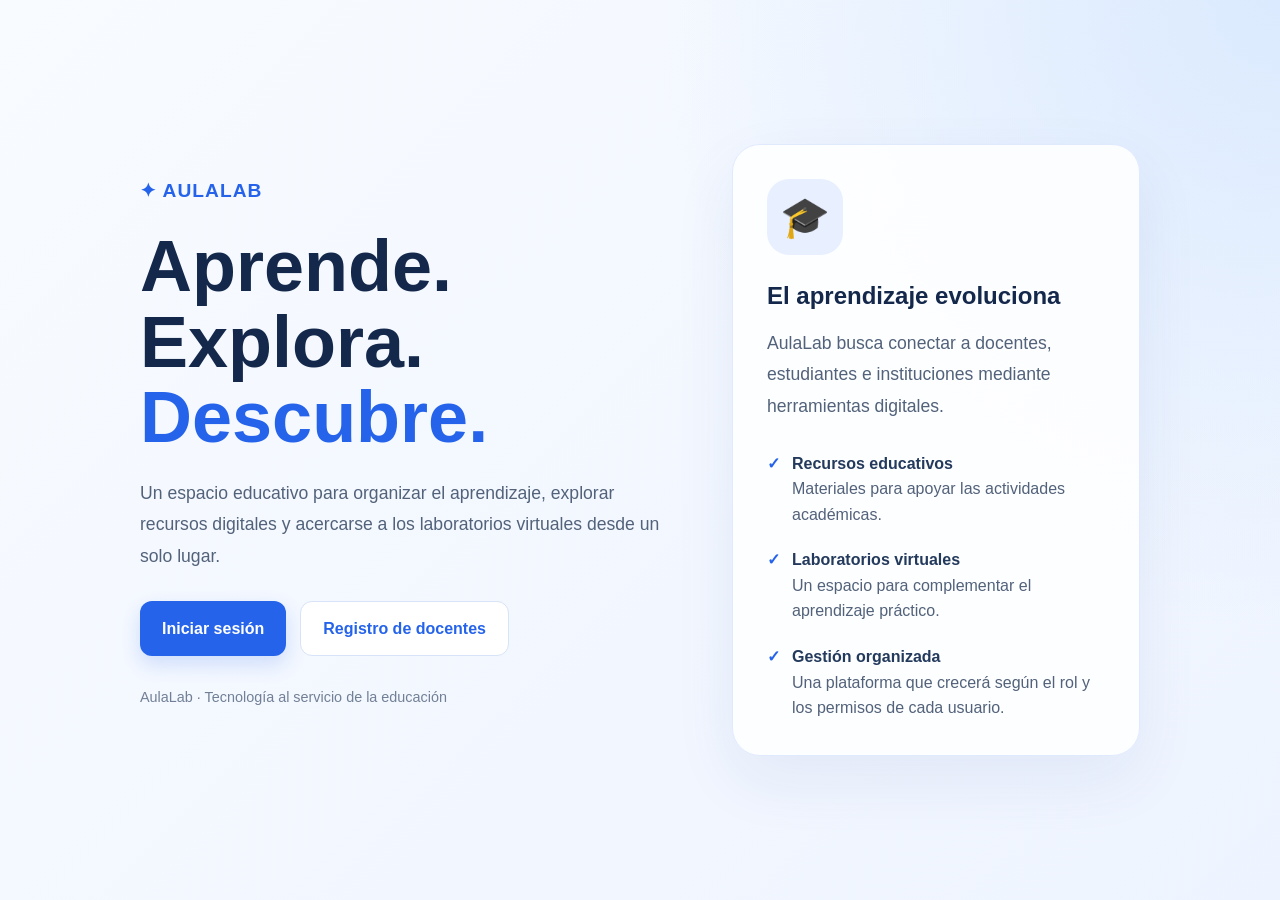
<file: AulaLab/frontend/index.html>
<!DOCTYPE html>
<html lang="es">
<head>
    <meta charset="UTF-8">
    <meta name="viewport" content="width=device-width, initial-scale=1.0">
    <meta name="description" content="AulaLab: plataforma educativa con recursos digitales y laboratorios virtuales.">
    <title>AulaLab | Aprende, explora y crece</title>
    <link rel="stylesheet" href="css/estilos.css">
  <link rel="stylesheet" href="css/tema-aulalab.css">
    <style>
        .portada {
            min-height: 100vh;
            padding: 28px;
            display: flex;
            align-items: center;
            justify-content: center;
            background:
                radial-gradient(circle at top right, #dbeafe, transparent 40%),
                linear-gradient(135deg, #f8fbff, #eef4ff);
        }

        .portada-contenido {
            width: 100%;
            max-width: 1000px;
            display: grid;
            grid-template-columns: 1.15fr 0.85fr;
            gap: 40px;
            align-items: center;
        }

        .marca {
            color: #2563eb;
            font-size: 1.2rem;
            font-weight: 800;
            letter-spacing: 1px;
        }

        .portada h1 {
            color: #14284b;
            font-size: clamp(2.5rem, 6vw, 4.5rem);
            line-height: 1.05;
            margin: 22px 0;
        }

        .portada h1 span {
            color: #2563eb;
        }

        .descripcion {
            color: #52627a;
            font-size: 1.1rem;
            line-height: 1.8;
            max-width: 520px;
        }

        .acciones {
            display: flex;
            flex-wrap: wrap;
            gap: 14px;
            margin-top: 28px;
        }

        .enlace-boton {
            display: inline-flex;
            justify-content: center;
            align-items: center;
            padding: 14px 22px;
            border-radius: 12px;
            text-decoration: none;
            font-weight: 700;
            transition: transform .2s, box-shadow .2s;
        }

        .enlace-boton:hover {
            transform: translateY(-2px);
        }

        .principal {
            background: #2563eb;
            color: white;
            box-shadow: 0 8px 20px #2563eb30;
        }

        .secundario {
            background: white;
            color: #2563eb;
            border: 1px solid #d7e3f7;
        }

        .tarjeta-portada {
            background: rgba(255, 255, 255, .88);
            border: 1px solid #e0eaff;
            border-radius: 28px;
            padding: 34px;
            box-shadow: 0 24px 65px #1e3a8a12;
        }

        .icono-portada {
            width: 76px;
            height: 76px;
            display: grid;
            place-items: center;
            border-radius: 22px;
            background: #e8f0ff;
            font-size: 2.5rem;
            margin-bottom: 22px;
        }

        .tarjeta-portada h2 {
            color: #14284b;
            margin-bottom: 12px;
        }

        .caracteristica {
            display: flex;
            align-items: flex-start;
            gap: 12px;
            margin-top: 20px;
            color: #52627a;
            line-height: 1.6;
        }

        .caracteristica strong {
            display: block;
            color: #233a5d;
        }

        .check {
            color: #2563eb;
            font-weight: 800;
        }

        .pie {
            color: #718096;
            font-size: .9rem;
            margin-top: 30px;
        }

        @media (max-width: 760px) {
            .portada {
                padding: 22px 16px;
            }

            .portada-contenido {
                grid-template-columns: 1fr;
                gap: 30px;
            }

            .tarjeta-portada {
                padding: 26px;
            }
        }
    </style>
</head>
<body>
    <main class="portada">
        <div class="portada-contenido">
            <section>
                <div class="marca">✦ AULALAB</div>

                <h1>
                    Aprende.<br>
                    Explora.<br>
                    <span>Descubre.</span>
                </h1>

                <p class="descripcion">
                    Un espacio educativo para organizar el aprendizaje,
                    explorar recursos digitales y acercarse a los
                    laboratorios virtuales desde un solo lugar.
                </p>

                <div class="acciones">
                    <a class="enlace-boton principal" href="login.html">
                        Iniciar sesión
                    </a>

                    <a class="enlace-boton secundario" href="registro.html">
                        Registro de docentes
                    </a>
                </div>

                <p class="pie">
                    AulaLab · Tecnología al servicio de la educación
                </p>
            </section>

            <aside class="tarjeta-portada">
                <div class="icono-portada">🎓</div>

                <h2>El aprendizaje evoluciona</h2>

                <p class="descripcion">
                    AulaLab busca conectar a docentes, estudiantes
                    e instituciones mediante herramientas digitales.
                </p>

                <div class="caracteristica">
                    <span class="check">✓</span>
                    <div>
                        <strong>Recursos educativos</strong>
                        Materiales para apoyar las actividades académicas.
                    </div>
                </div>

                <div class="caracteristica">
                    <span class="check">✓</span>
                    <div>
                        <strong>Laboratorios virtuales</strong>
                        Un espacio para complementar el aprendizaje práctico.
                    </div>
                </div>

                <div class="caracteristica">
                    <span class="check">✓</span>
                    <div>
                        <strong>Gestión organizada</strong>
                        Una plataforma que crecerá según el rol y los permisos
                        de cada usuario.
                    </div>
                </div>
            </aside>
        </div>
    </main>
    <script src="js/tema-aulalab.js" defer></script>
</body>
</html>
</file>
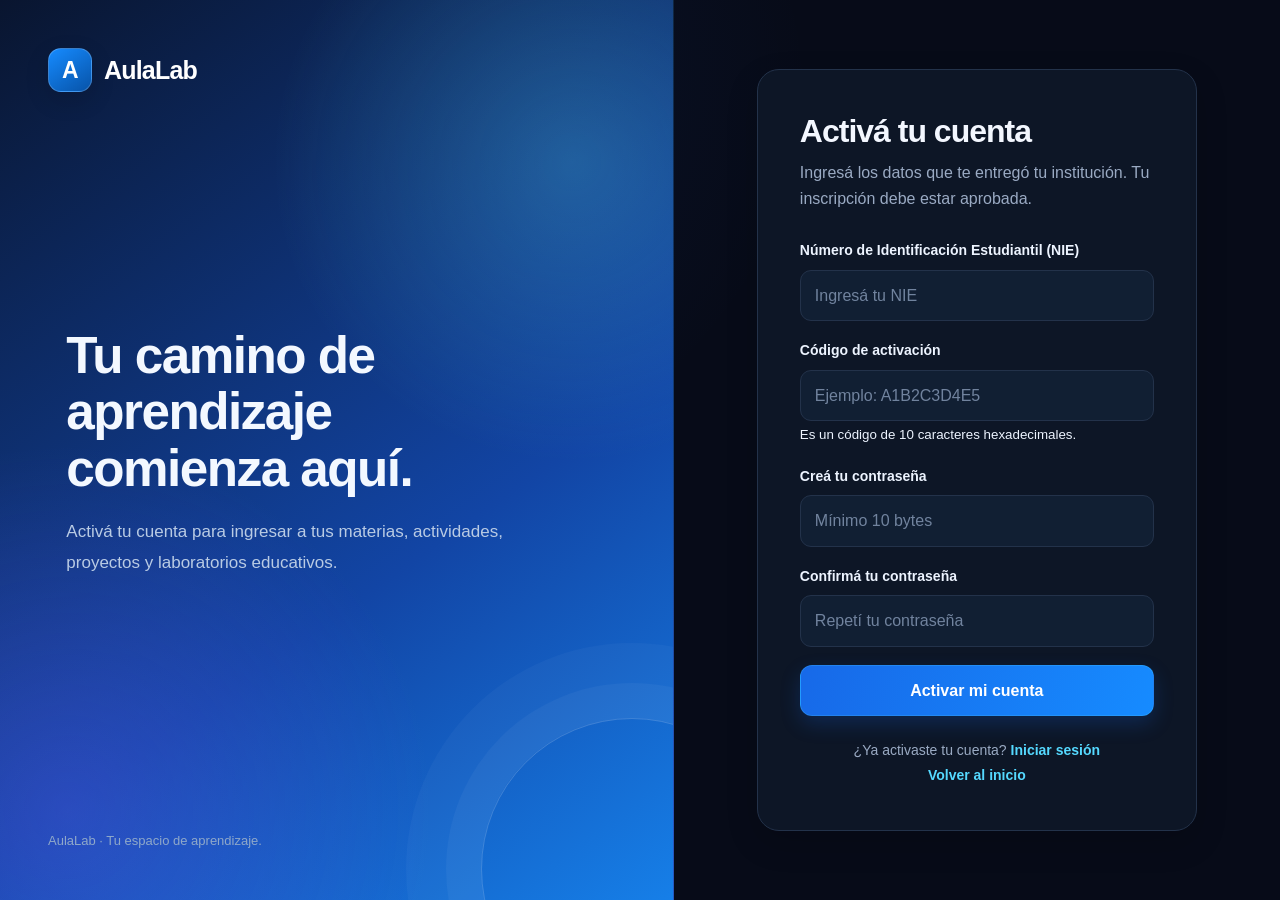
<file: AulaLab/frontend/activar-estudiante.html>
<!DOCTYPE html>
<html lang="es">
<head>
    <meta charset="UTF-8">
    <meta name="viewport" content="width=device-width, initial-scale=1.0">
    <meta name="theme-color" content="#173b8f">
    <title>Activar cuenta estudiantil | AulaLab</title>

    <link rel="stylesheet" href="css/estilos.css">
    <link rel="stylesheet" href="css/tema-aulalab.css">

    <script src="js/confi.js" defer></script>
    <script src="js/activar-estudiante.js" defer></script>
</head>
<body>
    <main class="contenedor-auth">
        <section class="panel-presentacion">
            <a class="marca" href="index.html" style="color:white">
                <span class="marca-icono">A</span>
                AulaLab
            </a>

            <div class="presentacion-texto">
                <h1>Tu camino de aprendizaje comienza aquí.</h1>
                <p>
                    Activá tu cuenta para ingresar a tus materias,
                    actividades, proyectos y laboratorios educativos.
                </p>
            </div>

            <div class="presentacion-pie">
                AulaLab · Tu espacio de aprendizaje.
            </div>
        </section>

        <section class="panel-formulario">
            <form class="formulario" id="formActivar" autocomplete="on">
                <h2>Activá tu cuenta</h2>

                <p class="descripcion">
                    Ingresá los datos que te entregó tu institución.
                    Tu inscripción debe estar aprobada.
                </p>

                <div id="mensaje" class="mensaje"
                     role="status" aria-live="polite"></div>

                <div class="campo">
                    <label for="nie">Número de Identificación Estudiantil (NIE)</label>
                    <input
                        id="nie"
                        name="nie"
                        type="text"
                        maxlength="30"
                        autocomplete="username"
                        placeholder="Ingresá tu NIE"
                        required>
                </div>

                <div class="campo">
                    <label for="code">Código de activación</label>
                    <input
                        id="code"
                        name="code"
                        type="text"
                        minlength="10"
                        maxlength="10"
                        pattern="[A-Fa-f0-9]{10}"
                        autocomplete="one-time-code"
                        placeholder="Ejemplo: A1B2C3D4E5"
                        autocapitalize="characters"
                        spellcheck="false"
                        required>

                    <small>
                        Es un código de 10 caracteres hexadecimales.
                    </small>
                </div>

                <div class="campo">
                    <label for="password">Creá tu contraseña</label>
                    <input
                        id="password"
                        name="password"
                        type="password"
                        minlength="10"
                        maxlength="72"
                        autocomplete="new-password"
                        placeholder="Mínimo 10 bytes"
                        required>
                </div>

                <div class="campo">
                    <label for="confirmarPassword">Confirmá tu contraseña</label>
                    <input
                        id="confirmarPassword"
                        name="confirmarPassword"
                        type="password"
                        minlength="10"
                        maxlength="72"
                        autocomplete="new-password"
                        placeholder="Repetí tu contraseña"
                        required>
                </div>

                <button class="boton-principal"
                        id="btnActivar" type="submit">
                    Activar mi cuenta
                </button>

                <div class="enlace-formulario">
                    ¿Ya activaste tu cuenta?
                    <a href="login.html">Iniciar sesión</a>
                    <br>
                    <a href="index.html">Volver al inicio</a>
                </div>
            </form>
        </section>
    </main>
</body>
</html>
</file>
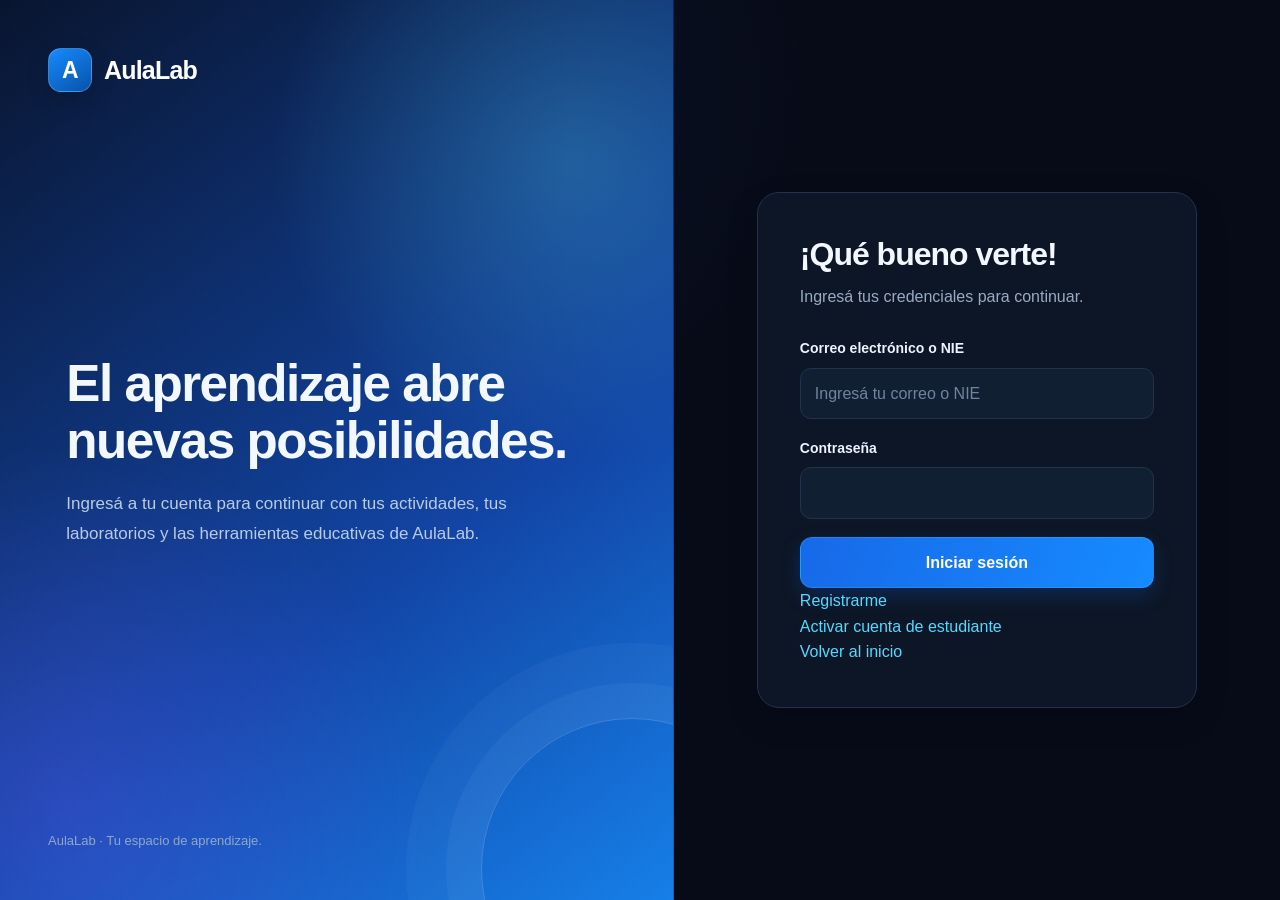
<file: AulaLab/frontend/admin-global.html>
<!DOCTYPE html>
<html lang="es">
<head>
  <meta charset="UTF-8">
  <meta name="viewport" content="width=device-width, initial-scale=1">
  <title>Administración global | AulaLab</title>
  <link rel="stylesheet" href="css/estilos.css">
  <link rel="stylesheet" href="css/administracion.css">
  <link rel="stylesheet" href="css/tema-aulalab.css">
  <script src="js/confi.js" defer></script>
  <script src="js/admin-global.js" defer></script>
</head>
<body class="pagina-admin">
  <header class="barra-admin">
    <a class="marca" href="inicio.html">
      <span class="marca-icono">A</span> AulaLab
    </a>
    <nav>
      <a href="inicio.html">Mi cuenta</a>
      <button id="btnCerrarSesion" class="boton-secundario">Cerrar sesión</button>
    </nav>
  </header>

  <main class="admin-contenido admin-ancho">
    <section class="encabezado-admin">
      <span class="etiqueta">CENTRO DE CONTROL</span>
      <h1>Administración global</h1>
      <p>Revisá las solicitudes, gestioná aprobaciones y consultá las instituciones registradas.</p>
      <div id="mensajeAdmin" class="mensaje" role="status"></div>
    </section>

    <section class="resumen-admin">
      <article class="resumen-caja"><span>Permisos globales</span><strong id="totalAccesos">—</strong></article>
      <article class="resumen-caja"><span>Administración institucional</span><strong id="totalAdministradores">—</strong></article>
      <article class="resumen-caja"><span>Instituciones nuevas</span><strong id="totalInstitucionesPendientes">—</strong></article>
      <article class="resumen-caja"><span>Instituciones registradas</span><strong id="totalInstituciones">—</strong></article>
      <article class="resumen-caja">
  <span>Registros de usuarios pendientes</span>
  <strong id="totalUsuariosPendientes">—</strong>
</article>

<article class="resumen-caja">
  <span>Inscripciones de estudiantes pendientes</span>
  <strong id="totalEstudiantesPendientes">—</strong>
</article>
    </section>

    <section class="tarjeta-admin">
      <div class="titulo-fila">
        <div><h2>Solicitudes de permiso global</h2><p class="texto-ayuda">Docentes que solicitan permiso para administrar instituciones.</p></div>
        <button class="boton-secundario" data-actualizar type="button">Actualizar</button>
      </div>
      <div id="listaAccesos" class="lista-solicitudes">Cargando…</div>
    </section>

    <section class="tarjeta-admin">
      <h2>Solicitudes de administración institucional</h2>
      <p class="texto-ayuda">Revisá las peticiones de docentes para administrar una institución existente.</p>
      <div id="listaAdministradores" class="lista-solicitudes">Cargando…</div>
    </section>
    <section class="tarjeta-admin">
  <div class="titulo-fila">
    <div>
      <h2>Solicitudes de registro de usuarios</h2>
      <p class="texto-ayuda">
        Revisá los registros nuevos antes de permitir el acceso a AulaLab.
      </p>
    </div>
    <button class="boton-secundario" data-actualizar type="button">
      Actualizar
    </button>
  </div>
  <div id="listaUsuariosPendientes" class="lista-solicitudes">
    Cargando…
  </div>
</section>

<section class="tarjeta-admin">
  <div class="titulo-fila">
    <div>
      <h2>Solicitudes de inscripción de estudiantes</h2>
      <p class="texto-ayuda">
        Revisá el NIE, la institución, el grado y la sección antes de aprobar.
      </p>
    </div>
    <button class="boton-secundario" data-actualizar type="button">
      Actualizar
    </button>
  </div>
  <div id="listaEstudiantesPendientes" class="lista-solicitudes">
    Cargando…
  </div>
</section>
    <section class="tarjeta-admin">
      <h2>Solicitudes de registro de instituciones</h2>
      <p class="texto-ayuda">Al aprobar una solicitud, AulaLab registra la institución en la base de datos.</p>
      <div id="listaInstitucionesPendientes" class="lista-solicitudes">Cargando…</div>
    </section>

    <section class="tarjeta-admin">
      <h2>Instituciones registradas</h2>
      <div id="listaInstituciones" class="lista-solicitudes">Cargando…</div>
    </section>
  </main>
    <script src="js/tema-aulalab.js" defer></script>
</body>
</html>
</file>
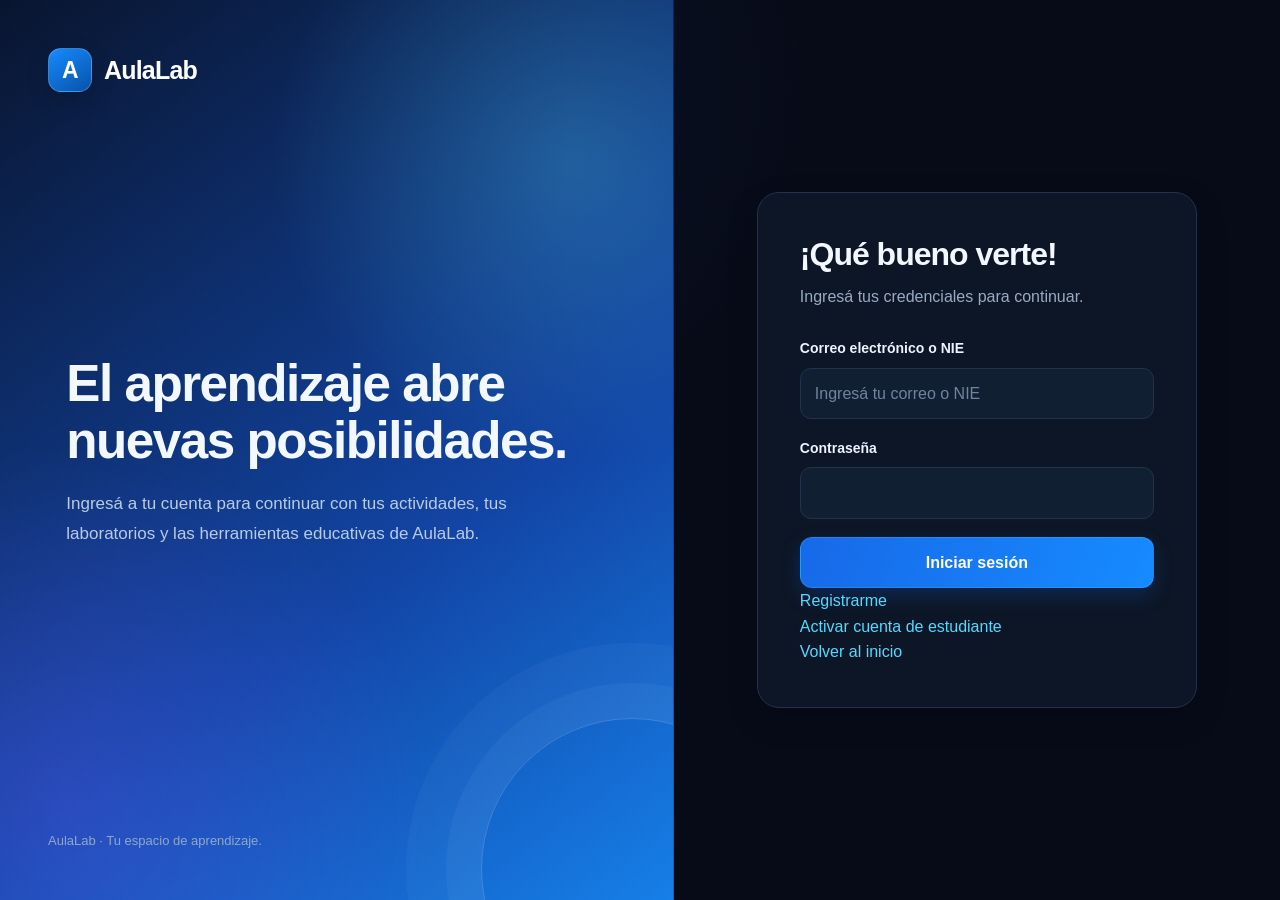
<file: AulaLab/frontend/admin-institucion.html>
<!doctype html>
<html lang="es">
<head>
  <meta charset="utf-8">
  <meta name="viewport" content="width=device-width, initial-scale=1">
  <title>AulaLab | Administración institucional</title>
  <link href="https://cdn.jsdelivr.net/npm/bootstrap@5.3.3/dist/css/bootstrap.min.css" rel="stylesheet">
  <link href="https://cdn.jsdelivr.net/npm/bootstrap-icons@1.11.3/font/bootstrap-icons.min.css" rel="stylesheet">
  <link href="css/administracion.css" rel="stylesheet">
</head>
<body class="bg-body-tertiary">
  <nav class="navbar navbar-dark bg-primary">
    <div class="container"><a class="navbar-brand fw-semibold" href="inicio.html">AulaLab</a><button id="cerrarSesion" class="btn btn-outline-light btn-sm">Cerrar sesión</button></div>
  </nav>
  <main class="container py-4">
    <div class="mb-4">
      <h1 class="h3 mb-1">Administración institucional</h1>
      <p class="text-secondary mb-0">Administrá los docentes vinculados a tu institución.</p>
    </div>
    <div id="mensaje" class="alert d-none" role="status"></div>
    <section class="card border-0 shadow-sm mb-4">
      <div class="card-body">
        <label for="institucion" class="form-label fw-semibold">Institución</label>
        <select id="institucion" class="form-select" aria-describedby="ayudaInstitucion"><option value="">Cargando instituciones…</option></select>
        <div id="ayudaInstitucion" class="form-text">Solo aparecen instituciones donde tu cuenta tiene permisos activos de administración.</div>
      </div>
    </section>
    <section class="card border-0 shadow-sm mb-4">
      <div class="card-body">
        <h2 class="h5">Vincular docente</h2>
        <p class="text-secondary small">Buscá por nombre, apellido o correo de una cuenta docente activa y aprobada.</p>
        <form id="formBuscar" class="row g-2">
          <div class="col-sm"><input id="busqueda" class="form-control" minlength="2" maxlength="100" placeholder="Nombre, apellido o correo" required></div>
          <div class="col-sm-auto"><button class="btn btn-primary" type="submit"><i class="bi bi-search"></i> Buscar</button></div>
        </form>
        <div id="resultados" class="mt-3"></div>
      </div>
    </section>
    <section class="card border-0 shadow-sm">
      <div class="card-body">
        <h2 class="h5">Docentes vinculados</h2>
        <div id="listaDocentes" class="text-secondary">Seleccioná una institución para cargar los docentes.</div>
      </div>
    </section>
  </main>
  <script src="js/confi.js"></script>
  <script src="js/admin-institucion.js"></script>
</body>
</html>
</file>
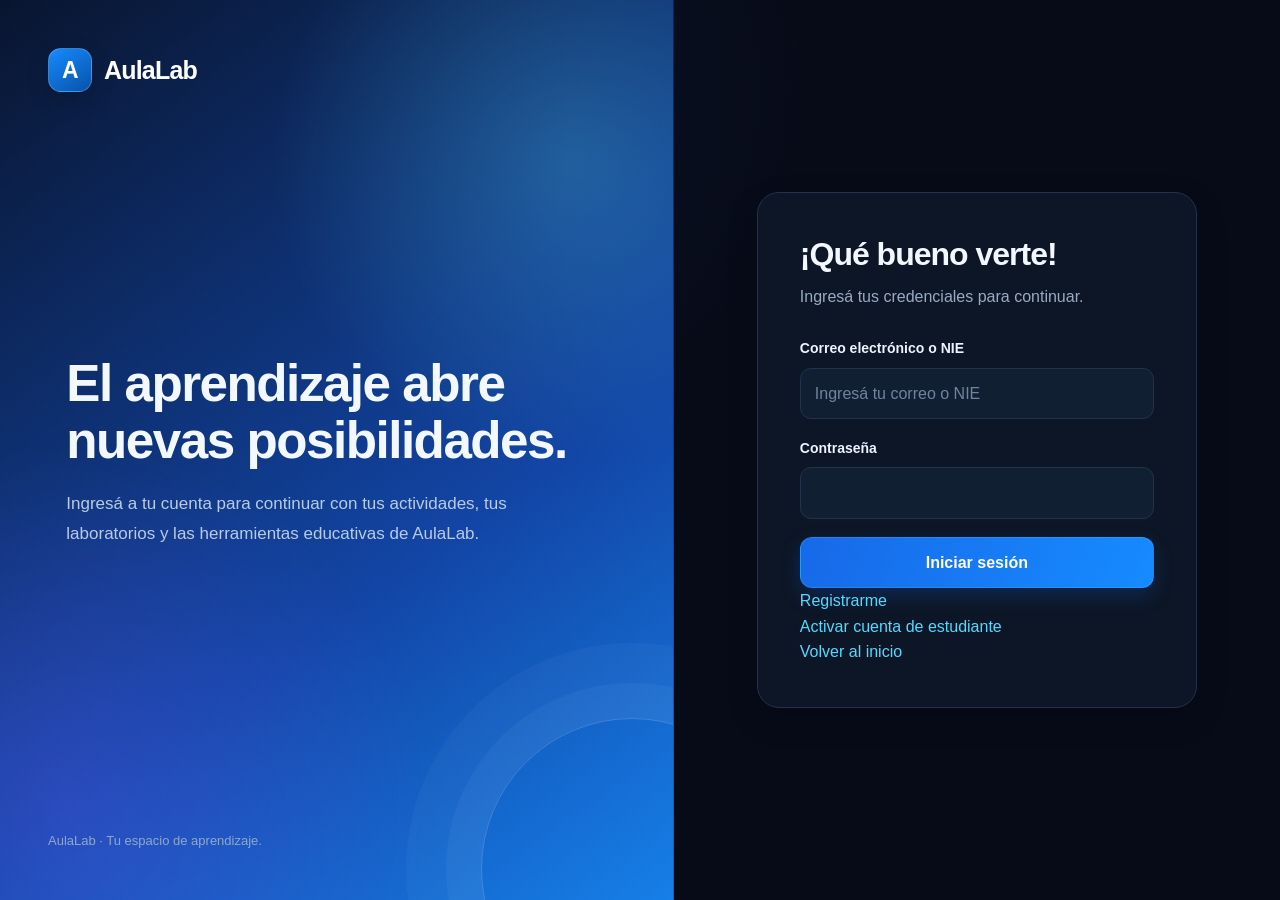
<file: AulaLab/frontend/docente.html>
<!DOCTYPE html>
<html lang="es">
<head>
  <meta charset="UTF-8">
  <meta name="viewport" content="width=device-width, initial-scale=1">
  <meta name="theme-color" content="#101827">
  <title>Panel docente | AulaLab</title>
  <link rel="stylesheet" href="css/estilos.css">
  <link rel="stylesheet" href="css/tema-aulalab.css">
  <link rel="stylesheet" href="css/docente.css">
  <script src="js/confi.js" defer></script>
  <script src="js/docente.js" defer></script>
</head>
<body class="docente-page">
  <div class="docente-layout">
    <header class="docente-header">
      <a class="docente-brand" href="docente.html" aria-label="AulaLab, inicio docente">
        <span class="brand-icon">A</span>
        <span>AulaLab <small>Área docente</small></span>
      </a>

      <button id="btnMenuDocente" class="menu-toggle"
        type="button" aria-label="Abrir menú" aria-expanded="false"
        aria-controls="menuDocente">
        <span></span><span></span><span></span>
      </button>

      <nav id="menuDocente" class="docente-nav" aria-label="Navegación principal">
        <a class="nav-link active" href="docente.html">Panel principal</a>
        <a class="nav-link" href="importar-estudiantes.html">Estudiantes</a>
        <a class="nav-link" href="solicitar-administracion.html">Solicitudes y permisos</a>
        <a class="nav-link" href="inicio.html">Mi cuenta</a>
        <button id="btnCerrarSesion" class="nav-logout" type="button">
          Cerrar sesión
        </button>
      </nav>
    </header>

    <div id="fondoMenu" class="menu-overlay" hidden></div>

    <main class="docente-main">
      <section class="welcome-panel">
        <div class="welcome-copy">
          <span class="eyebrow">TU ESPACIO DE ENSEÑANZA</span>
          <h1>¡Hola, <span id="nombreDocente">docente</span>!</h1>
          <p>Organizá tus actividades académicas y prepará tu espacio de aprendizaje.</p>
        </div>
        <div class="welcome-decoration" aria-hidden="true">
          <span class="decoration-orbit orbit-one"></span>
          <span class="decoration-orbit orbit-two"></span>
          <span class="decoration-core">A</span>
        </div>
      </section>

      <section class="section-heading">
        <div>
          <span class="eyebrow">ACCESO RÁPIDO</span>
          <h2>¿Qué necesitás hacer?</h2>
        </div>
        <p>Entrá a una sección para continuar.</p>
      </section>

      <section class="teacher-grid" aria-label="Opciones docentes">
        <article class="teacher-card card-students">
          <div class="card-icon" aria-hidden="true">▤</div>
          <span class="card-tag">GESTIÓN ACADÉMICA</span>
          <h3>Estudiantes</h3>
          <p>Prepará la lista de tu grupo y revisá el proceso de importación desde Excel.</p>
          <a class="card-action" href="importar-estudiantes.html">
            Abrir estudiantes <span aria-hidden="true">→</span>
          </a>
        </article>

        <article class="teacher-card card-permissions">
          <div class="card-icon" aria-hidden="true">◇</div>
          <span class="card-tag">AUTORIZACIONES</span>
          <h3>Solicitudes y permisos</h3>
          <p>Solicitá permisos institucionales y consultá el estado de tus peticiones.</p>
          <a class="card-action" href="solicitar-administracion.html">
            Ver solicitudes <span aria-hidden="true">→</span>
          </a>
        </article>

        <article class="teacher-card card-courses">
          <div class="card-icon" aria-hidden="true">▦</div>
          <span class="card-tag">ENSEÑANZA</span>
          <h3>Cursos y actividades</h3>
          <p>Accedé al área de cursos cuando los módulos correspondientes estén disponibles para tu cuenta.</p>
          <a class="card-action" href="inicio.html">
            Ir a mi cuenta <span aria-hidden="true">→</span>
          </a>
        </article>

        <article class="teacher-card card-account">
          <div class="card-icon" aria-hidden="true">◎</div>
          <span class="card-tag">TU PERFIL</span>
          <h3>Mi cuenta</h3>
          <p>Consultá el espacio general de AulaLab y continuá desde allí.</p>
          <a class="card-action" href="inicio.html">
            Abrir mi cuenta <span aria-hidden="true">→</span>
          </a>
        </article>
      </section>

      <section class="notice-panel">
        <div class="notice-icon" aria-hidden="true">i</div>
        <div>
          <h2>Sobre los permisos institucionales</h2>
          <p>El acceso a los datos de una institución depende de las autorizaciones verificadas por AulaLab. Crear una cuenta docente no concede automáticamente permisos de administración.</p>
          <a href="solicitar-administracion.html">Consultar mis permisos →</a>
        </div>
      </section>

      <section id="panelNotificacionesDocente"
        class="notifications-panel" aria-labelledby="tituloNotificaciones">
        <div class="notifications-heading">
          <div>
            <span class="eyebrow">AVISOS DE AULALAB</span>
            <h2 id="tituloNotificaciones">Mis notificaciones
              <span id="contadorNotificaciones" class="notification-count">0</span>
            </h2>
            <p>Consultá las actualizaciones de tus estudiantes.</p>
          </div>
          <button id="btnActualizarNotificaciones" type="button"
            class="notification-refresh">Actualizar</button>
        </div>
        <p id="estadoNotificaciones" class="notification-status"
          role="status" aria-live="polite">Cargando notificaciones...</p>
        <div id="listaNotificaciones" class="notification-list"></div>
      </section>

      <footer class="docente-footer">
        <span>AulaLab · Espacio de aprendizaje</span>
        <span>Panel docente</span>
      </footer>
    </main>
  </div>
    <script src="js/tema-aulalab.js" defer></script>
</body>
</html>
</file>
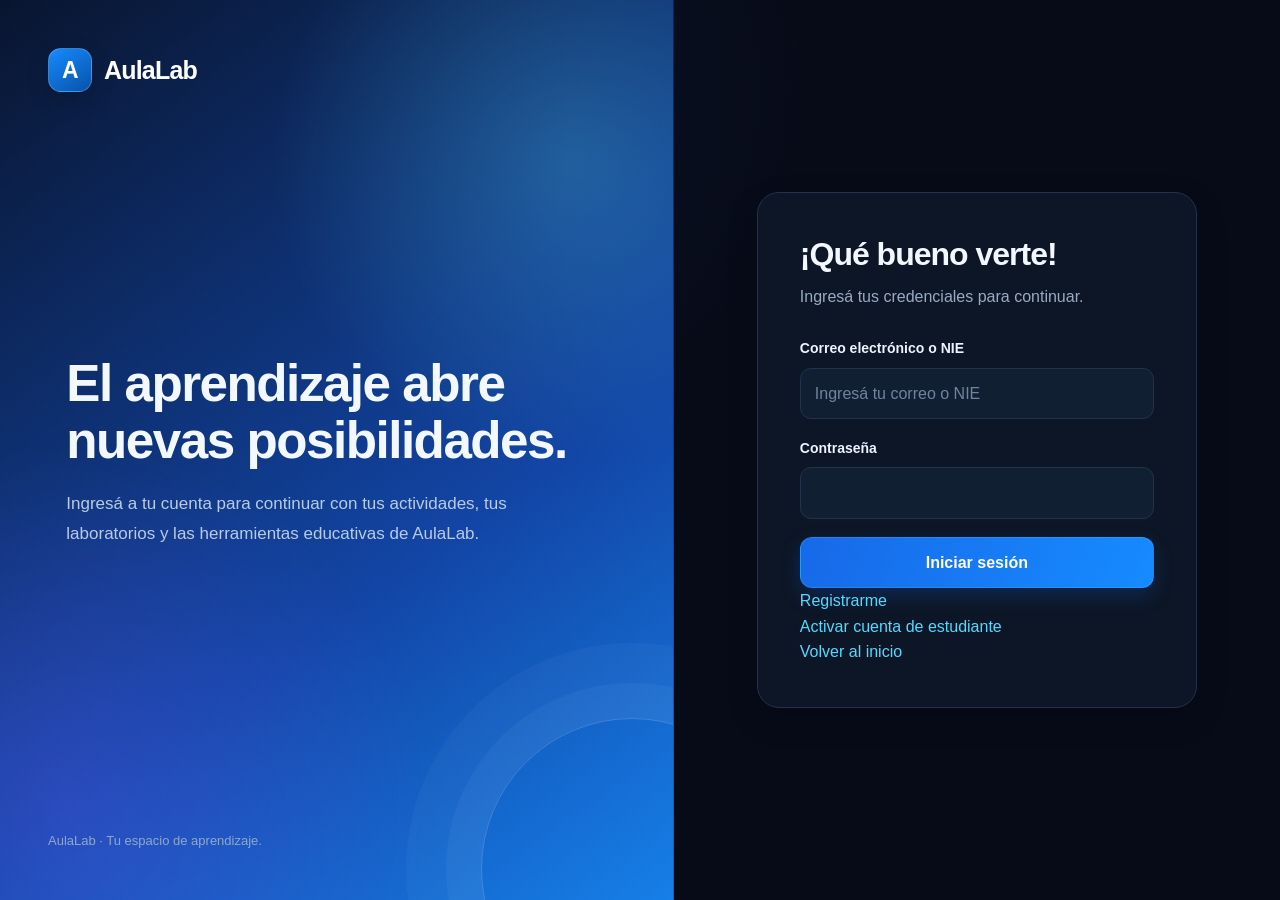
<file: AulaLab/frontend/importar-estudiantes.html>
<!DOCTYPE html>
<html lang="es">
<head>
  <meta charset="UTF-8">
  <meta name="viewport" content="width=device-width, initial-scale=1">

  <meta
    name="description"
    content="Gestión e inscripción de estudiantes en AulaLab."
  >

  <title>Inscribir estudiantes | AulaLab</title>

  <link rel="stylesheet" href="css/estilos.css">
  <link rel="stylesheet" href="css/tema-aulalab.css">
  <link rel="stylesheet" href="css/docente.css">
  <link rel="stylesheet" href="css/estudiantes.css">

  <script src="js/confi.js" defer></script>
  <script src="js/docente.js" defer></script>
  <script src="js/estudiantes.js" defer></script>
</head>

<body class="docente-page">

  <!-- ENCABEZADO Y NAVEGACIÓN -->
  <header class="docente-header">
    <a class="docente-brand" href="docente.html" aria-label="AulaLab, panel docente">
      <span class="brand-icon">A</span>
      <span>
        AulaLab
        <small>Área docente</small>
      </span>
    </a>

    <button
      id="btnMenuDocente"
      class="menu-toggle"
      type="button"
      aria-label="Abrir menú"
      aria-expanded="false"
      aria-controls="menuDocente"
    >
      <span></span>
      <span></span>
      <span></span>
    </button>

    <nav
      id="menuDocente"
      class="docente-nav"
      aria-label="Menú principal"
    >
      <a class="nav-link" href="docente.html">Panel docente</a>

      <a
        class="nav-link active"
        href="importar-estudiantes.html"
        aria-current="page"
      >
        Estudiantes
      </a>

      <a class="nav-link" href="solicitar-administracion.html">
        Solicitudes y permisos
      </a>

      <a class="nav-link" href="inicio.html">Mi cuenta</a>

      <button
        id="btnCerrarSesion"
        class="nav-logout"
        type="button"
      >
        Cerrar sesión
      </button>
    </nav>
  </header>

  <div
    id="fondoMenu"
    class="menu-overlay"
    hidden
  ></div>

  <!-- CONTENIDO PRINCIPAL -->
  <main class="docente-main">

    <div class="students-heading">
      <div>
        <span class="eyebrow">GESTIÓN ACADÉMICA</span>

        <h1>Inscribir estudiantes</h1>

        <p>
          Registrá estudiantes individualmente o importá una lista
          desde una hoja de Excel.
        </p>
      </div>

      <a class="back-link" href="docente.html">
        ← Volver al panel
      </a>
    </div>

    <!-- PESTAÑAS -->
    <div
      class="student-tabs"
      role="tablist"
      aria-label="Método de inscripción"
    >
      <button
        class="student-tab active"
        type="button"
        role="tab"
        id="tabIndividual"
        aria-selected="true"
        aria-controls="panelIndividual"
      >
        Inscripción individual
      </button>

      <button
        class="student-tab"
        type="button"
        role="tab"
        id="tabExcel"
        aria-selected="false"
        aria-controls="panelExcel"
      >
        Importar desde Excel
      </button>
    </div>

    <!-- ==========================================
         INSCRIPCIÓN INDIVIDUAL
         ========================================== -->
    <section
      id="panelIndividual"
      class="student-panel"
      role="tabpanel"
      aria-labelledby="tabIndividual"
    >
      <h2>Datos del estudiante</h2>

      <p class="panel-description">
        Seleccioná la institución y completá los datos solicitados.
      </p>

      <form id="formEstudiante">

        <!-- El JavaScript agrega aquí el selector de institución. -->

        <div class="student-form-grid">

          <label for="nombreEstudiante">
            Primer nombre *
            <input
              id="nombreEstudiante"
              name="first_name"
              type="text"
              maxlength="100"
              autocomplete="given-name"
              required
            >
          </label>

          <label for="segundoNombre">
            Segundo nombre
            <input
              id="segundoNombre"
              name="middle_name"
              type="text"
              maxlength="100"
              autocomplete="additional-name"
            >
          </label>

          <label for="apellidosEstudiante">
            Apellidos *
            <input
              id="apellidosEstudiante"
              name="last_name"
              type="text"
              maxlength="100"
              autocomplete="family-name"
              required
            >
          </label>

          <label for="nieEstudiante">
            NIE o identificador escolar *
            <input
              id="nieEstudiante"
              name="nie"
              type="text"
              maxlength="30"
              autocomplete="off"
              autocapitalize="characters"
              required
            >
          </label>

          <label for="fechaNacimiento">
            Fecha de nacimiento *
            <input
              id="fechaNacimiento"
              name="birth_date"
              type="date"
              required
            >
          </label>

          <label for="sexoEstudiante">
            Sexo
            <select
              id="sexoEstudiante"
              name="sex"
            >
              <option value="">Seleccionar</option>
              <option value="F">Femenino</option>
              <option value="M">Masculino</option>
              <option value="O">Otro</option>
              <option value="N">Prefiere no indicarlo</option>
            </select>
          </label>

          <label for="gradoEstudiante">
            Grado o nivel *
            <input
              id="gradoEstudiante"
              name="grade_level"
              type="text"
              maxlength="50"
              placeholder="Ej. 3.º año de bachillerato"
              required
            >
          </label>

          <label for="seccionEstudiante">
            Sección
            <input
              id="seccionEstudiante"
              name="section"
              type="text"
              maxlength="50"
              placeholder="Ej. A"
            >
          </label>

          <label for="responsableEstudiante">
            Nombre del responsable
            <input
              id="responsableEstudiante"
              name="guardian_name"
              type="text"
              maxlength="150"
              autocomplete="off"
            >
          </label>

          <label for="telefonoResponsable">
            Teléfono del responsable
            <input
              id="telefonoResponsable"
              name="guardian_phone"
              type="tel"
              maxlength="30"
              autocomplete="off"
            >
          </label>

        </div>

        <div class="form-actions">
          <button
            id="btnGuardarEstudiante"
            class="student-primary"
            type="submit"
          >
            Inscribir estudiante
          </button>

          <button
            class="student-secondary"
            type="reset"
          >
            Limpiar formulario
          </button>
        </div>
        <div
  id="mensajeIndividual"
  class="mensaje"
  role="status"
  aria-live="polite"
></div>
      </form>
    </section>

    <!-- ==========================================
         IMPORTACIÓN DESDE EXCEL
         ========================================== -->
    <section
      id="panelExcel"
      class="student-panel"
      role="tabpanel"
      aria-labelledby="tabExcel"
      hidden
    >
      <h2>Inscribir una lista desde Excel</h2>

      <p class="panel-description">
        Seleccioná la institución y cargá un archivo .xlsx.
        El servidor validará los datos antes de guardar los registros.
      </p>

      <div class="excel-instructions">
        <h3>Columnas requeridas y opcionales</h3>

        <p>
          <strong>Requeridas:</strong>
          first_name, last_name, nie, birth_date, grade_level.
        </p>

        <p>
          <strong>Opcionales:</strong>
          middle_name, sex, section, guardian_name, guardian_phone.
        </p>

        <p>
          Usá los nombres de columna exactamente como aparecen arriba.
          Conservá el NIE como texto para evitar perder ceros iniciales.
          Para las fechas, utilizá AAAA-MM-DD.
        </p>
      </div>

      <form id="formExcel">

        <!-- El JavaScript agrega aquí el selector de institución. -->

        <label
          class="file-drop"
          for="archivoExcel"
        >
          <span
            class="upload-symbol"
            aria-hidden="true"
          >
            ↑
          </span>

          <strong>Seleccioná tu archivo Excel</strong>

          <span>Formato .xlsx · Máximo 5 MB</span>

          <input
            id="archivoExcel"
            name="archivoExcel"
            type="file"
            accept=".xlsx,application/vnd.openxmlformats-officedocument.spreadsheetml.sheet"
            required
          >
        </label>

        <p
          id="nombreArchivo"
          class="student-message"
          role="status"
          aria-live="polite"
        >
          Ningún archivo seleccionado.
        </p>

        <div class="form-actions">
          <button
            id="btnImportarExcel"
            class="student-primary"
            type="submit"
          >
            Validar e importar
          </button>
        </div>

        <p
          id="mensajeExcel"
          class="student-message"
          role="status"
          aria-live="polite"
          aria-atomic="true"
        ></p>

      </form>
    </section>

    <!-- AVISO SOBRE APROBACIÓN -->
    <aside class="student-warning">
      <strong>Importante sobre el registro</strong>

      <p>
        Las inscripciones se envían al servidor para validar los permisos,
        la institución y los datos. Los estudiantes deben esperar la
        aprobación correspondiente antes de activar sus cuentas.
        El NIE no se utilizará como contraseña.
      </p>
    </aside>

  </main>

</body>
</html>
</file>
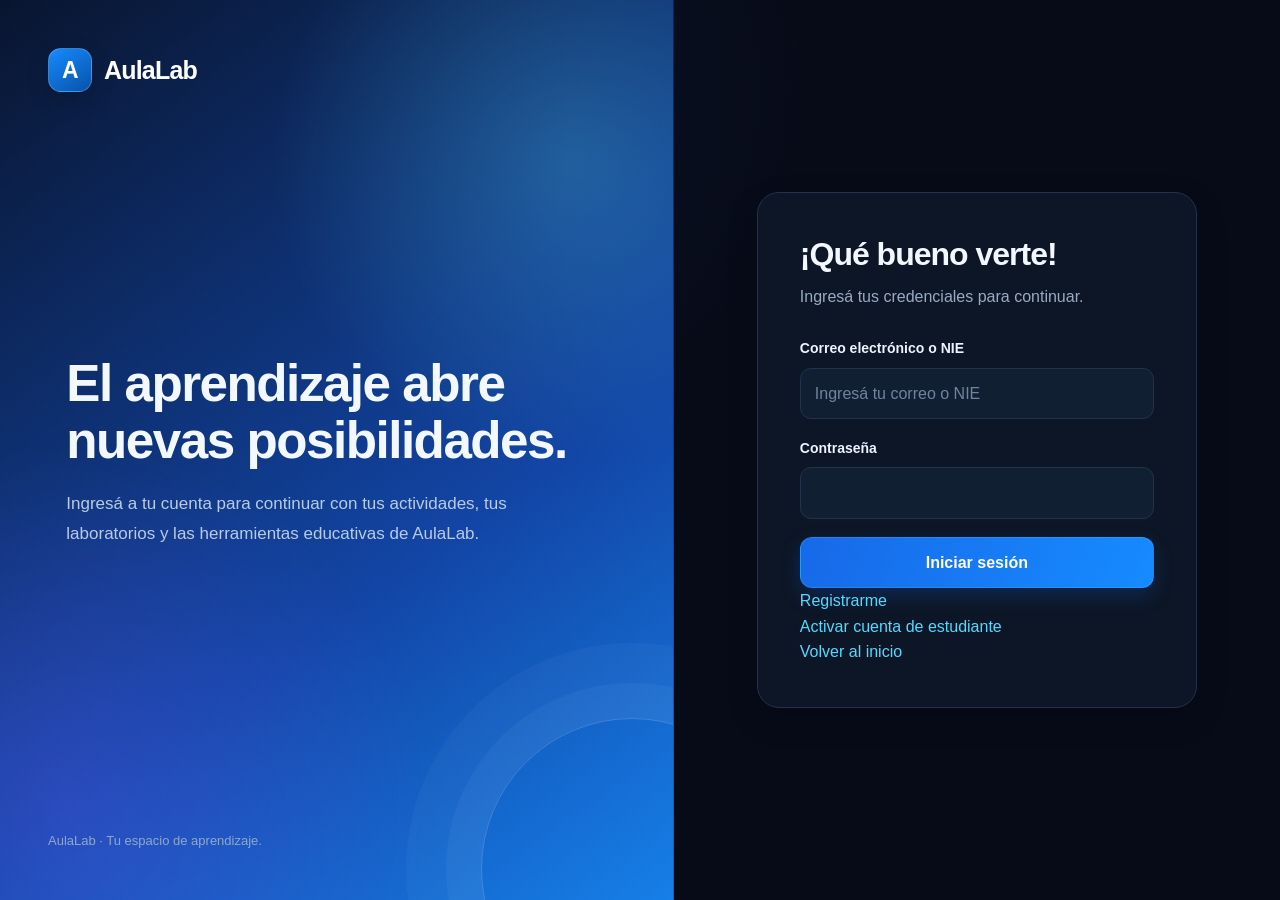
<file: AulaLab/frontend/inicio.html>
<!DOCTYPE html>
<html lang="es">
<head>
    <meta charset="UTF-8">
    <meta name="viewport" content="width=device-width, initial-scale=1.0">

    <meta name="theme-color" content="#070b18">
    <title>Mi espacio | AulaLab</title>

    <link rel="stylesheet" href="css/estilos.css">
    <link rel="stylesheet" href="css/tema-aulalab.css">
    <link rel="stylesheet" href="css/estudiante-panel.css">

    <script src="js/confi.js" defer></script>
    <script src="js/inicio.js" defer></script>
</head>

<body class="pagina-estudiante">

<div class="panel-estudiante">

    <aside class="barra-lateral" id="barraLateral">
        <a class="marca marca-estudiante" href="inicio.html">
            <span class="marca-icono">A</span>
            <span>AulaLab</span>
        </a>

        <div class="etiqueta-menu">MI ESPACIO</div>

        <nav class="menu-estudiante" aria-label="Navegación principal">
            <a class="elemento-menu activo" href="#inicio">
                <span class="icono-menu">⌂</span>
                <span>Inicio</span>
            </a>

            <a class="elemento-menu" href="#laboratorios">
                <span class="icono-menu">⚗</span>
                <span>Mis laboratorios</span>
            </a>

            <a class="elemento-menu" href="#aprendizaje">
                <span class="icono-menu">▤</span>
                <span>Mi aprendizaje</span>
            </a>

            <a class="elemento-menu" href="#perfil">
                <span class="icono-menu">◎</span>
                <span>Mi perfil</span>
            </a>
        </nav>

        <div class="ayuda-lateral">
            <div class="ayuda-icono">✦</div>
            <h3>Aprendé haciendo</h3>
            <p>Explorá, practicá y descubrí algo nuevo cada día.</p>
        </div>

    </aside>

    <main class="contenido-estudiante">

        <header class="encabezado-estudiante">
            <button
                class="boton-menu-movil"
                id="btnMenuMovil"
                type="button"
                aria-label="Abrir menú"
                aria-expanded="false">
                ☰
            </button>

            <button class="boton-cerrar-sesion boton-salir-encabezado" id="btnCerrarSesion" type="button">
                <span class="icono-cerrar-sesion" aria-hidden="true">↪</span>
                <span class="texto-cerrar-sesion">Cerrar sesión</span>
            </button>

            <div class="ruta-actual">
                <span>AulaLab</span>
                <span class="separador-ruta">/</span>
                <strong>Mi espacio</strong>
            </div>

            <div class="usuario-encabezado">
                <div class="avatar-estudiante" id="avatarEstudiante">E</div>
                <div class="datos-encabezado">
                    <strong id="nombreCorto">Estudiante</strong>
                    <span>Estudiante</span>
                </div>
            </div>
        </header>

        <div class="contenido-principal">

            <div id="mensajeEstado" class="mensaje-panel" role="status">
                Comprobando tu sesión...
            </div>

            <section class="bienvenida-estudiante" id="inicio">
                <div class="bienvenida-texto">
                    <span class="sobrelinea">TU ESPACIO DE APRENDIZAJE</span>

                    <h1 id="saludo">¡Bienvenido a AulaLab!</h1>

                    <p>
                        Tu curiosidad es el comienzo de algo grande.
                        Elegí un laboratorio y comenzá a explorar.
                    </p>

                    <a class="boton-explorar" href="#laboratorios">
                        Explorar laboratorios
                        <span>→</span>
                    </a>
                </div>

                <div class="ilustracion-ciencia" aria-hidden="true">
                    <div class="orbita orbita-uno"></div>
                    <div class="orbita orbita-dos"></div>
                    <div class="planeta-ciencia">✦</div>
                    <div class="simbolo-ciencia simbolo-uno">⚡</div>
                    <div class="simbolo-ciencia simbolo-dos">⚗</div>
                    <div class="simbolo-ciencia simbolo-tres">+</div>
                </div>
            </section>

            <section class="seccion-panel" id="laboratorios">
                <div class="titulo-seccion">
                    <div>
                        <span class="sobrelinea">APRENDÉ EXPLORANDO</span>
                        <h2>Mis laboratorios</h2>
                        <p>Estos son los espacios disponibles en AulaLab.</p>
                    </div>

                    <span class="contador-laboratorios">02 espacios</span>
                </div>

                <div class="rejilla-laboratorios">

                    <article class="tarjeta-laboratorio tarjeta-electronica">
                        <div class="cabecera-tarjeta">
                            <div class="icono-laboratorio icono-electronica">
                                ⚡
                            </div>
                            <span class="etiqueta-laboratorio">CIENCIA Y TECNOLOGÍA</span>
                        </div>

                        <h3>Laboratorio de Electrónica</h3>

                        <p>
                            Explorá los fundamentos de los circuitos,
                            los componentes electrónicos y las conexiones.
                        </p>

                        <div class="etiquetas-tema">
                            <span>Circuitos</span>
                            <span>Componentes</span>
                        </div>

                        <button
                            class="boton-laboratorio"
                            type="button"
                            data-laboratorio="electronica">
                            Explorar Electrónica
                            <span>→</span>
                        </button>
                    </article>

                    <article class="tarjeta-laboratorio tarjeta-quimica">
                        <div class="cabecera-tarjeta">
                            <div class="icono-laboratorio icono-quimica">
                                ⚗
                            </div>
                            <span class="etiqueta-laboratorio">CIENCIAS NATURALES</span>
                        </div>

                        <h3>Laboratorio de Química</h3>

                        <p>
                            Conocé las sustancias, las propiedades de la materia
                            y los conceptos esenciales de la química.
                        </p>

                        <div class="etiquetas-tema">
                            <span>Materia</span>
                            <span>Experimentos</span>
                        </div>

                        <button
                            class="boton-laboratorio"
                            type="button"
                            data-laboratorio="quimica">
                            Explorar Química
                            <span>→</span>
                        </button>
                    </article>

                </div>
            </section>

            <section class="seccion-panel" id="aprendizaje">
                <div class="titulo-seccion">
                    <div>
                        <span class="sobrelinea">TU CAMINO ACADÉMICO</span>
                        <h2>Mi aprendizaje</h2>
                        <p>Tu espacio para seguir creciendo.</p>
                    </div>
                </div>

                <div class="tarjeta-aprendizaje">
                    <div class="aprendizaje-icono">▤</div>

                    <div class="aprendizaje-texto">
                        <h3>Tu progreso comienza aquí</h3>
                        <p id="textoAprendizaje">
                            Cuando conectemos las prácticas y evaluaciones,
                            podrás consultar aquí tus avances y resultados.
                        </p>
                    </div>

                    <span class="estado-progreso">En preparación</span>
                </div>
            </section>

            <section class="seccion-panel" id="perfil">
                <div class="titulo-seccion">
                    <div>
                        <span class="sobrelinea">TU CUENTA</span>
                        <h2>Mi perfil</h2>
                        <p>Información de tu sesión actual.</p>
                    </div>
                </div>

                <div class="tarjeta-perfil">
                    <div class="avatar-perfil" id="avatarPerfil">E</div>

                    <div class="informacion-perfil">
                        <h3 id="nombrePerfil">Cargando estudiante...</h3>
                        <p id="correoPerfil">Cuenta de estudiante</p>
                        <span class="insignia-rol">Estudiante AulaLab</span>
                    </div>

                    <div class="institucion-perfil">
                        <span>INSTITUCIÓN</span>
                        <strong id="nombreInstitucion">Por consultar</strong>
                    </div>
                </div>
            </section>

            <footer class="pie-estudiante">
                <span>
                    <span class="punto-conexion"></span>
                    AulaLab · Tu espacio de aprendizaje
                </span>
                <span>Aprender, explorar y descubrir.</span>
            </footer>

        </div>
    </main>
</div>

<div class="fondo-menu-movil" id="fondoMenuMovil"></div>

<div
    class="modal-laboratorio"
    id="modalLaboratorio"
    role="dialog"
    aria-modal="true"
    aria-labelledby="tituloModal"
    hidden>

    <div class="contenido-modal">
        <button
            class="cerrar-modal"
            id="cerrarModal"
            type="button"
            aria-label="Cerrar ventana">
            ×
        </button>

        <div class="modal-icono" id="iconoModal">⚗</div>
        <span class="sobrelinea">ESPACIO DE APRENDIZAJE</span>
        <h2 id="tituloModal">Laboratorio</h2>
        <p id="descripcionModal"></p>

        <div class="aviso-modal">
            <span>ℹ</span>
            <p>
                Este acceso visual ya está preparado. En el siguiente paso
                conectaremos las prácticas reales de este laboratorio.
            </p>
        </div>

        <button class="boton-explorar boton-modal" id="aceptarModal" type="button">
            Entrar al laboratorio
        </button>
    </div>
</div>

    <script src="js/tema-aulalab.js" defer></script>
</body>
</html>
</file>
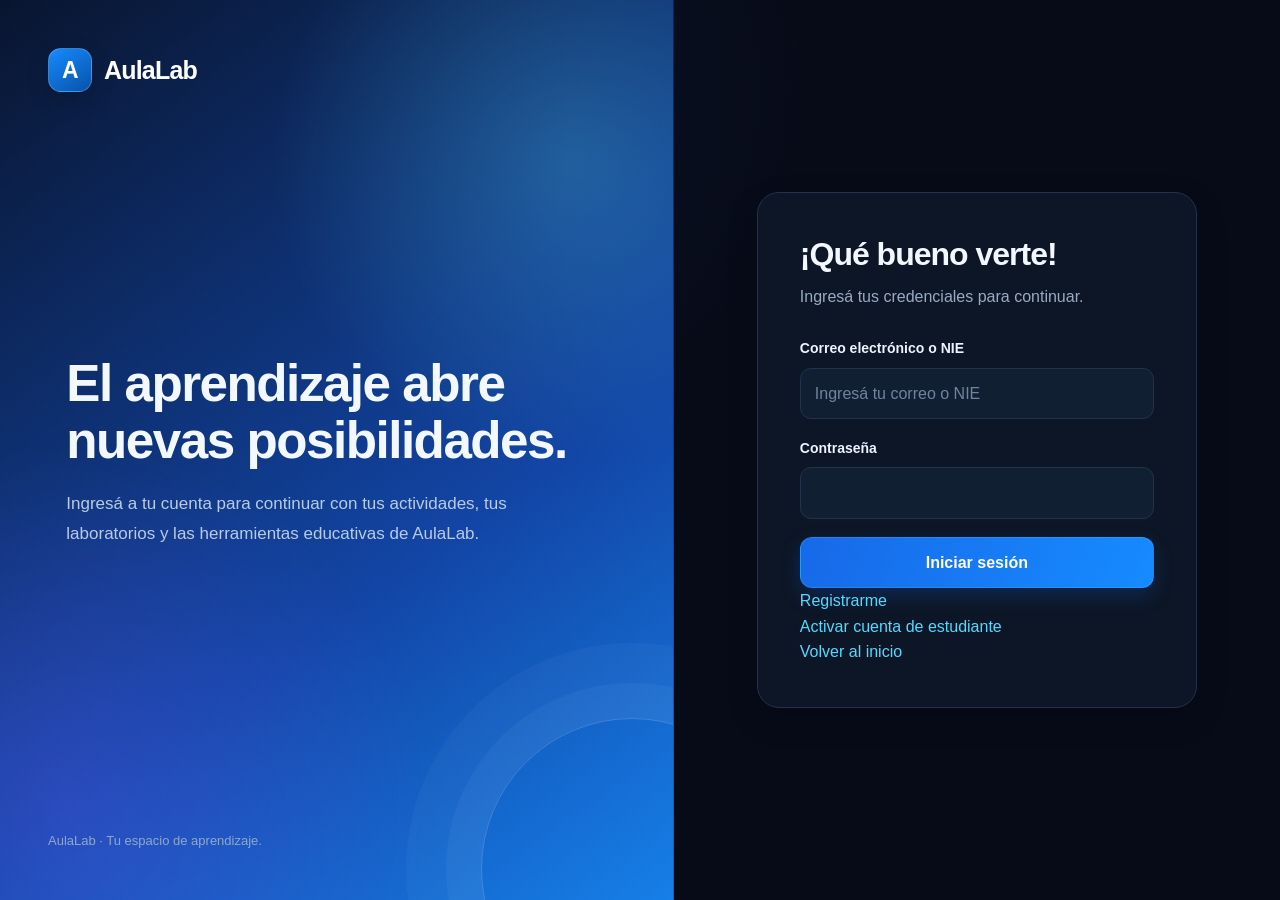
<file: AulaLab/frontend/login.html>
<!DOCTYPE html>
<html lang="es">
<head>
    <meta charset="UTF-8">
    <meta name="viewport" content="width=device-width, initial-scale=1.0">
    <meta name="theme-color" content="#173b8f">
    <title>Iniciar sesión | AulaLab</title>
    <link rel="stylesheet" href="css/estilos.css">
  <link rel="stylesheet" href="css/tema-aulalab.css">
    <script src="js/confi.js" defer></script>
    <script src="js/login.js" defer></script>
</head>
<body>
    <main class="contenedor-auth">
        <section class="panel-presentacion">
            <a class="marca" href="index.html" style="color:white">
                <span class="marca-icono">A</span>
                AulaLab
            </a>

            <div class="presentacion-texto">
                <h1>El aprendizaje abre nuevas posibilidades.</h1>
                <p>
                    Ingresá a tu cuenta para continuar con tus actividades,
                    tus laboratorios y las herramientas educativas de AulaLab.
                </p>
            </div>

            <div class="presentacion-pie">
                AulaLab · Tu espacio de aprendizaje.
            </div>
        </section>

        <section class="panel-formulario">
            <form class="formulario" id="formLogin">
                <h2>¡Qué bueno verte!</h2>
                <p class="descripcion">
                    Ingresá tus credenciales para continuar.
                </p>

                <div id="mensaje" class="mensaje" role="status"
                     aria-live="polite"></div>

                <div class="campo">
    <label for="email">Correo electrónico o NIE</label>
    <input id="email" name="email" type="text"
           autocomplete="username"
           placeholder="Ingresá tu correo o NIE"
           required>
</div>

                <div class="campo">
                    <label for="password">Contraseña</label>
                    <input id="password" name="password"
                           type="password"
                           autocomplete="current-password" required>
                </div>

                <button class="boton-principal" id="btnLogin" type="submit">
                    Iniciar sesión
                </button>

                <a href="registro.html">Registrarme</a>
<br>
<a href="activar-estudiante.html">Activar cuenta de estudiante</a>
<br>
<a href="index.html">Volver al inicio</a>
            </form>
        </section>
    </main>
    <script src="js/tema-aulalab.js" defer></script>
</body>
</html>
</file>
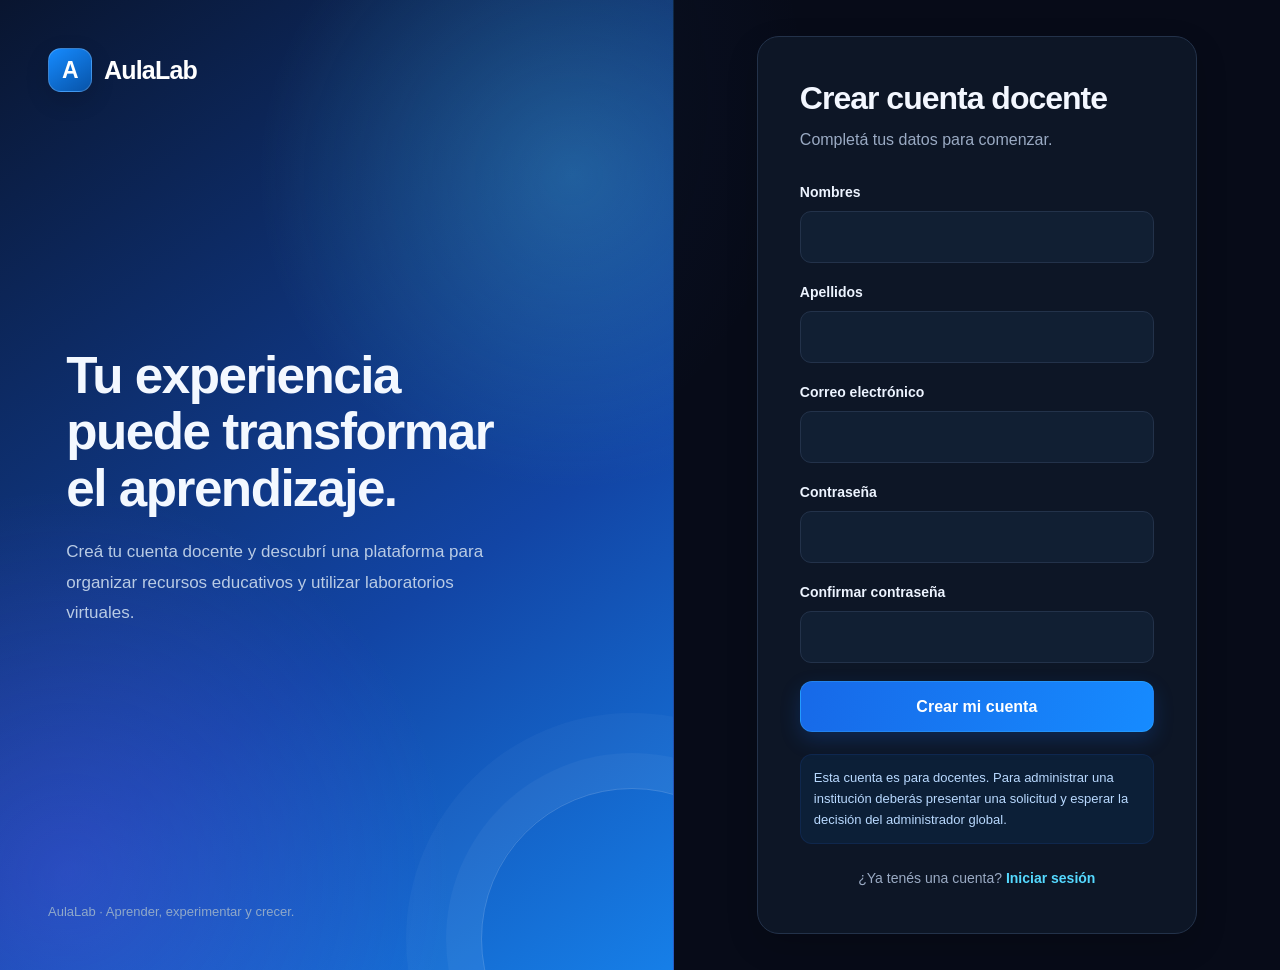
<file: AulaLab/frontend/registro.html>
<!DOCTYPE html>
<html lang="es">
<head>
    <meta charset="UTF-8">
    <meta name="viewport" content="width=device-width, initial-scale=1.0">
    <meta name="theme-color" content="#173b8f">
    <title>Registro de docente | AulaLab</title>
    <link rel="stylesheet" href="css/estilos.css">
  <link rel="stylesheet" href="css/tema-aulalab.css">
    <script src="js/confi.js" defer></script>
    <script src="js/registro.js" defer></script>
</head>
<body>
    <main class="contenedor-auth">
        <section class="panel-presentacion">
            <a class="marca" href="index.html" style="color:white">
                <span class="marca-icono">A</span>
                AulaLab
            </a>

            <div class="presentacion-texto">
                <h1>Tu experiencia puede transformar el aprendizaje.</h1>
                <p>
                    Creá tu cuenta docente y descubrí una plataforma
                    para organizar recursos educativos y utilizar
                    laboratorios virtuales.
                </p>
            </div>

            <div class="presentacion-pie">
                AulaLab · Aprender, experimentar y crecer.
            </div>
        </section>

        <section class="panel-formulario">
            <form class="formulario" id="formRegistro">
                <h2>Crear cuenta docente</h2>
                <p class="descripcion">
                    Completá tus datos para comenzar.
                </p>

                <div id="mensaje" class="mensaje" role="status"
                     aria-live="polite"></div>

                <div class="campo">
                    <label for="first_name">Nombres</label>
                    <input id="first_name" name="first_name"
                           autocomplete="given-name"
                           maxlength="100" required>
                </div>

                <div class="campo">
                    <label for="last_name">Apellidos</label>
                    <input id="last_name" name="last_name"
                           autocomplete="family-name"
                           maxlength="100" required>
                </div>

                <div class="campo">
                    <label for="email">Correo electrónico</label>
                    <input id="email" name="email" type="email"
                           autocomplete="email"
                           maxlength="254" required>
                </div>

                <div class="campo">
                    <label for="password">Contraseña</label>
                    <input id="password" name="password"
                           type="password"
                           autocomplete="new-password"
                           minlength="8" maxlength="72"
                           required>
                </div>

                <div class="campo">
                    <label for="confirm_password">
                        Confirmar contraseña
                    </label>
                    <input id="confirm_password" name="confirm_password"
                           type="password"
                           autocomplete="new-password"
                           minlength="8" maxlength="72"
                           required>
                </div>

                <button class="boton-principal" id="btnRegistro"
                        type="submit">
                    Crear mi cuenta
                </button>

                <div class="nota-seguridad">
                    Esta cuenta es para docentes. Para administrar una
                    institución deberás presentar una solicitud y esperar
                    la decisión del administrador global.
                </div>

                <div class="enlace-formulario">
                    ¿Ya tenés una cuenta?
                    <a href="login.html">Iniciar sesión</a>
                </div>
            </form>
        </section>
    </main>
    <script src="js/tema-aulalab.js" defer></script>
</body>
</html>
</file>
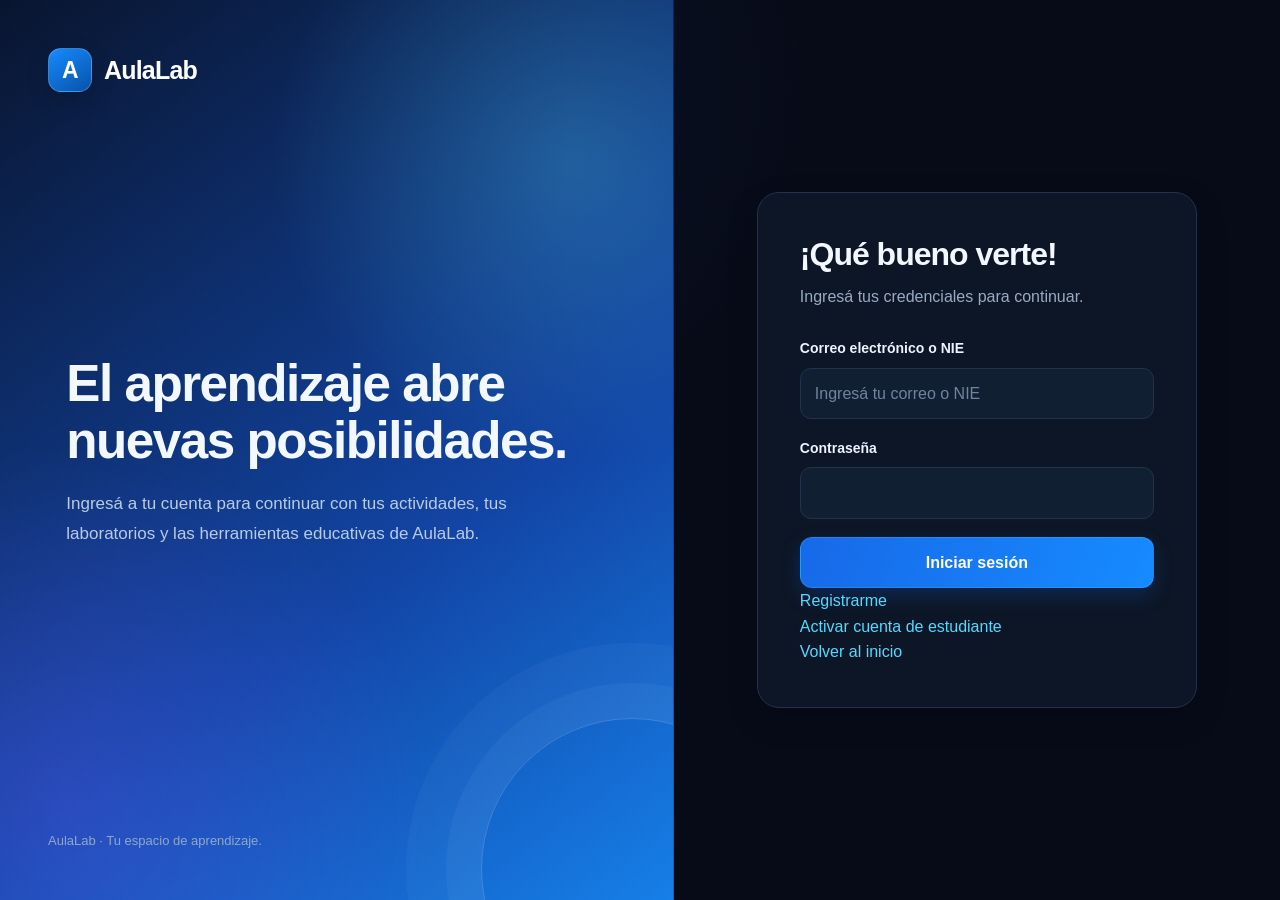
<file: AulaLab/frontend/solicitar-administracion.html>
<!DOCTYPE html>
<html lang="es">
<head>
  <meta charset="UTF-8">
  <meta name="viewport" content="width=device-width, initial-scale=1">
  <title>Solicitudes de administración | AulaLab</title>
  <link rel="stylesheet" href="css/estilos.css">
  <link rel="stylesheet" href="css/administracion.css">
  <link rel="stylesheet" href="css/tema-aulalab.css">
  <script src="js/confi.js" defer></script>
  <script src="js/solicitar-administracion.js" defer></script>
</head>
<body class="pagina-admin">
  <header class="barra-admin">
    <a class="marca" href="inicio.html">
      <span class="marca-icono">A</span> AulaLab
    </a>
    <nav>
      <a href="inicio.html">Mi cuenta</a>
      <button id="btnCerrarSesion" class="boton-secundario">Cerrar sesión</button>
    </nav>
  </header>

  <main class="admin-contenido">
    <section class="encabezado-admin">
      <span class="etiqueta">GESTIÓN INSTITUCIONAL</span>
      <h1>Solicitudes de administración</h1>
      <p>Solicitá permisos y consultá el estado de tus solicitudes. El administrador global revisará cada petición.</p>
      <div id="mensajeGeneral" class="mensaje" role="status"></div>
    </section>

    <section class="tarjeta-admin">
      <h2>1. Solicitar permiso de administrador institucional</h2>
      <p class="texto-ayuda">Este paso está dirigido a docentes. Primero necesitás autorización del administrador global.</p>
      <form id="formAccesoAdmin">
        <div class="campo">
          <label for="justificacionAcceso">¿Por qué necesitás este permiso?</label>
          <textarea id="justificacionAcceso" minlength="20" maxlength="3000"
            rows="4" required placeholder="Explicá para qué necesitás administrar una institución."></textarea>
        </div>
        <button class="boton-principal" type="submit">Enviar solicitud de permiso</button>
      </form>
      <div id="estadoAcceso" class="resultado-solicitud"></div>
    </section>

    <section class="tarjeta-admin">
      <h2>2. Solicitar administración de una institución existente</h2>
      <p class="texto-ayuda">Completá esta solicitud cuando ya tengas aprobado el permiso para administrar instituciones.</p>
      <form id="formAdminInstitucion">
        <div class="campo">
          <label for="idInstitucion">ID de la institución</label>
          <input id="idInstitucion" type="number" min="1" required placeholder="Ejemplo: 3">
        </div>
        <div class="campo">
          <label for="justificacionInstitucion">Justificación</label>
          <textarea id="justificacionInstitucion" minlength="15" maxlength="1000"
            rows="4" required placeholder="Explicá por qué necesitás administrar esta institución."></textarea>
        </div>
        <button class="boton-principal" type="submit">Solicitar administración</button>
      </form>
      <div id="estadoAdminInstitucion" class="resultado-solicitud"></div>
    </section>

    <section class="tarjeta-admin">
      <h2>3. Solicitar el registro de una institución nueva</h2>
      <p class="texto-ayuda">Si tu institución todavía no aparece en AulaLab, enviá sus datos para que sean revisados.</p>
      <form id="formNuevaInstitucion">
        <div class="campo">
          <label for="nombreInstitucion">Nombre de la institución</label>
          <input id="nombreInstitucion" maxlength="180" required>
        </div>
        <div class="campo">
          <label for="codigoInstitucion">Código único de la institución</label>
          <input id="codigoInstitucion" maxlength="80" required>
        </div>
        <div class="campo">
          <label for="correoInstitucion">Correo institucional</label>
          <input id="correoInstitucion" type="email" maxlength="180" required>
        </div>
        <div class="campo">
          <label for="telefonoInstitucion">Teléfono</label>
          <input id="telefonoInstitucion" maxlength="40" placeholder="Opcional">
        </div>
        <div class="campo">
          <label for="direccionInstitucion">Dirección</label>
          <textarea id="direccionInstitucion" maxlength="500" rows="2" required></textarea>
        </div>
        <div class="campo">
          <label for="logoInstitucion">URL del logo (opcional)</label>
          <input id="logoInstitucion" type="url" maxlength="500" placeholder="https://...">
        </div>
        <button class="boton-principal" type="submit">Enviar registro de institución</button>
      </form>
      <div id="estadoNuevaInstitucion" class="resultado-solicitud"></div>
    </section>

    <section class="tarjeta-admin">
      <div class="titulo-fila">
        <div>
          <h2>Mis solicitudes</h2>
          <p class="texto-ayuda">Consultá el estado de las peticiones que has enviado.</p>
        </div>
        <button id="btnActualizar" class="boton-secundario" type="button">Actualizar</button>
      </div>
      <div id="listaMisSolicitudes" class="lista-solicitudes">Cargando solicitudes…</div>
    </section>
  </main>
</body>
</html>
</file>
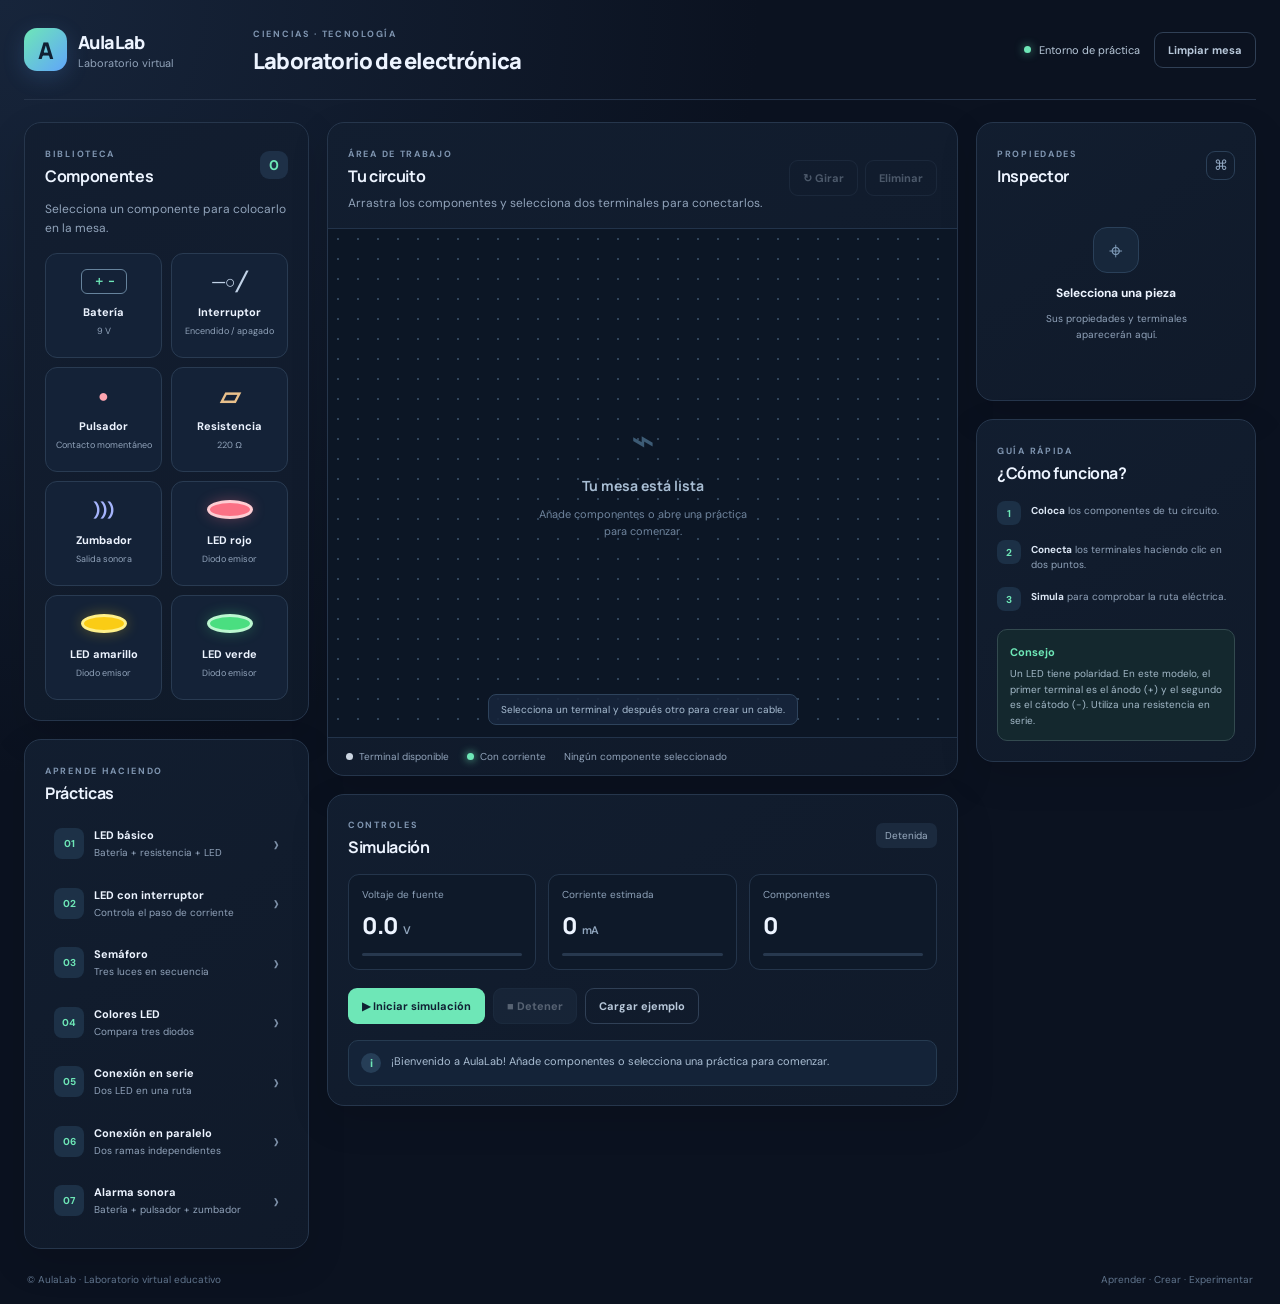
<file: AulaLab/frontend/public/laboratorios/electronica/electronica.html>
<!DOCTYPE html>
<html lang="es">
<head>
    <meta charset="UTF-8">
    <meta name="viewport" content="width=device-width, initial-scale=1.0">
    <meta name="theme-color" content="#101827">

    <title>AulaLab | Laboratorio de Electrónica</title>

    <link rel="stylesheet" href="css/electronica.css">

    <script src="js/electronica.js" defer></script>
    <link rel="stylesheet" href="../css/responsive.css">
</head>

<body>
    <div class="app-shell">

        <header class="topbar">
            <a class="brand" href="#">
                <span class="brand-mark">A</span>
                <span>
                    <strong>AulaLab</strong>
                    <small>Laboratorio virtual</small>
                </span>
            </a>

            <div class="topbar-title">
                <span class="eyebrow">CIENCIAS · TECNOLOGÍA</span>
                <h1>Laboratorio de electrónica</h1>
            </div>

            <div class="topbar-actions">
                <span class="status-pill">
                    <i></i> Entorno de práctica
                </span>

                <button class="button button-ghost" id="clear" type="button">
                    Limpiar mesa
                </button>
            </div>
        </header>

        <main class="workspace">

            <!-- BIBLIOTECA DE COMPONENTES -->
            <aside class="sidebar">

                <section class="panel">
                    <div class="section-heading">
                        <div>
                            <span class="eyebrow">BIBLIOTECA</span>
                            <h2>Componentes</h2>
                        </div>

                        <span class="count-badge" id="componentCount">0</span>
                    </div>

                    <p class="muted">
                        Selecciona un componente para colocarlo en la mesa.
                    </p>

                    <div class="component-grid">

                        <button class="component-card" data-add="battery" type="button">
                            <span class="component-icon battery-icon">＋ −</span>
                            <strong>Batería</strong>
                            <small>9 V</small>
                        </button>

                        <button class="component-card" data-add="switch" type="button">
                            <span class="component-icon switch-icon">─○╱</span>
                            <strong>Interruptor</strong>
                            <small>Encendido / apagado</small>
                        </button>

                        <button class="component-card" data-add="button" type="button">
                            <span class="component-icon button-icon">●</span>
                            <strong>Pulsador</strong>
                            <small>Contacto momentáneo</small>
                        </button>

                        <button class="component-card" data-add="resistor" type="button">
                            <span class="component-icon resistor-icon">▱</span>
                            <strong>Resistencia</strong>
                            <small>220 Ω</small>
                        </button>

                        <button class="component-card" data-add="buzzer" type="button">
                            <span class="component-icon buzzer-icon">)))</span>
                            <strong>Zumbador</strong>
                            <small>Salida sonora</small>
                        </button>

                        <button class="component-card" data-add="led-red" type="button">
                            <span class="component-icon led-icon red"></span>
                            <strong>LED rojo</strong>
                            <small>Diodo emisor</small>
                        </button>

                        <button class="component-card" data-add="led-yellow" type="button">
                            <span class="component-icon led-icon yellow"></span>
                            <strong>LED amarillo</strong>
                            <small>Diodo emisor</small>
                        </button>

                        <button class="component-card" data-add="led-green" type="button">
                            <span class="component-icon led-icon green"></span>
                            <strong>LED verde</strong>
                            <small>Diodo emisor</small>
                        </button>

                    </div>
                </section>

                <!-- PRÁCTICAS -->
                <section class="panel">
                    <div class="section-heading">
                        <div>
                            <span class="eyebrow">APRENDE HACIENDO</span>
                            <h2>Prácticas</h2>
                        </div>
                    </div>

                    <div class="practice-list">

                        <button class="practice-button" data-practice="led" type="button">
                            <span class="practice-number">01</span>
                            <span>
                                <strong>LED básico</strong>
                                <small>Batería + resistencia + LED</small>
                            </span>
                            <span class="chevron">›</span>
                        </button>

                        <button class="practice-button" data-practice="switch" type="button">
                            <span class="practice-number">02</span>
                            <span>
                                <strong>LED con interruptor</strong>
                                <small>Controla el paso de corriente</small>
                            </span>
                            <span class="chevron">›</span>
                        </button>

                        <button class="practice-button" data-practice="traffic" type="button">
                            <span class="practice-number">03</span>
                            <span>
                                <strong>Semáforo</strong>
                                <small>Tres luces en secuencia</small>
                            </span>
                            <span class="chevron">›</span>
                        </button>

                        <button class="practice-button" data-practice="colors" type="button">
                            <span class="practice-number">04</span>
                            <span>
                                <strong>Colores LED</strong>
                                <small>Compara tres diodos</small>
                            </span>
                            <span class="chevron">›</span>
                        </button>

                        <button class="practice-button" data-practice="series" type="button">
                            <span class="practice-number">05</span>
                            <span>
                                <strong>Conexión en serie</strong>
                                <small>Dos LED en una ruta</small>
                            </span>
                            <span class="chevron">›</span>
                        </button>

                        <button class="practice-button" data-practice="parallel" type="button">
                            <span class="practice-number">06</span>
                            <span>
                                <strong>Conexión en paralelo</strong>
                                <small>Dos ramas independientes</small>
                            </span>
                            <span class="chevron">›</span>
                        </button>

                        <button class="practice-button" data-practice="buzzer" type="button">
                            <span class="practice-number">07</span>
                            <span>
                                <strong>Alarma sonora</strong>
                                <small>Batería + pulsador + zumbador</small>
                            </span>
                            <span class="chevron">›</span>
                        </button>

                    </div>
                </section>

            </aside>

            <!-- ÁREA PRINCIPAL -->
            <section class="main-column">

                <section class="panel canvas-panel">

                    <div class="canvas-toolbar">
                        <div>
                            <span class="eyebrow">ÁREA DE TRABAJO</span>
                            <h2>Tu circuito</h2>
                            <p class="muted">
                                Arrastra los componentes y selecciona dos terminales para conectarlos.
                            </p>
                        </div>

                        <div class="toolbar-buttons">
                            <button class="button button-ghost" id="rotate" type="button" disabled>
                                ↻ Girar
                            </button>

                            <button class="button button-ghost" id="delete" type="button" disabled>
                                Eliminar
                            </button>
                        </div>
                    </div>

                    <div class="canvas-wrap" id="canvasWrap">

                        <svg id="wireLayer" class="wire-layer"
                             aria-label="Conexiones del circuito"></svg>

                        <svg id="board" class="board"
                             aria-label="Mesa de trabajo para el circuito"></svg>

                        <div class="empty-hint" id="emptyHint">
                            <div class="empty-symbol">⌁</div>
                            <strong>Tu mesa está lista</strong>
                            <p>
                                Añade componentes o abre una práctica para comenzar.
                            </p>
                        </div>

                        <div class="canvas-tip" id="connectionHint">
                            Selecciona un terminal y después otro para crear un cable.
                        </div>

                    </div>

                    <div class="canvas-footer">
                        <span>
                            <i class="legend-dot terminal"></i>
                            Terminal disponible
                        </span>

                        <span>
                            <i class="legend-dot live"></i>
                            Con corriente
                        </span>

                        <span id="selectionHint">
                            Ningún componente seleccionado
                        </span>
                    </div>

                </section>

                <!-- SIMULACIÓN -->
                <section class="panel controls-panel">

                    <div class="section-heading">
                        <div>
                            <span class="eyebrow">CONTROLES</span>
                            <h2>Simulación</h2>
                        </div>

                        <span class="simulation-state" id="outState">
                            Detenida
                        </span>
                    </div>

                    <div class="metrics">

                        <div class="metric">
                            <span>Voltaje de fuente</span>
                            <strong id="outVolt">0.0 <small>V</small></strong>
                            <div class="metric-track">
                                <i style="width: 0%"></i>
                            </div>
                        </div>

                        <div class="metric">
                            <span>Corriente estimada</span>
                            <strong id="outCurrent">0 <small>mA</small></strong>
                            <div class="metric-track">
                                <i style="width: 0%"></i>
                            </div>
                        </div>

                        <div class="metric">
                            <span>Componentes</span>
                            <strong id="outParts">0</strong>
                            <div class="metric-track">
                                <i style="width: 0%"></i>
                            </div>
                        </div>

                    </div>

                    <div class="simulation-actions">
                        <button class="button button-primary" id="simulate" type="button">
                            ▶ Iniciar simulación
                        </button>

                        <button class="button button-secondary" id="stop" type="button" disabled>
                            ■ Detener
                        </button>

                        <button class="button button-ghost" id="loadExample" type="button">
                            Cargar ejemplo
                        </button>
                    </div>

                    <div class="result" id="result" role="status" aria-live="polite">
                        <span class="result-icon">i</span>
                        <p>
                            Añade un circuito y pulsa
                            <strong>Iniciar simulación</strong>
                            para revisar sus conexiones.
                        </p>
                    </div>

                </section>

            </section>

            <!-- INSPECTOR Y GUÍA -->
            <aside class="rightbar">

                <section class="panel editor-panel">
                    <div class="section-heading">
                        <div>
                            <span class="eyebrow">PROPIEDADES</span>
                            <h2>Inspector</h2>
                        </div>

                        <span class="inspector-icon">⌘</span>
                    </div>

                    <div id="editor" class="editor-content">
                        <div class="inspector-empty">
                            <div>⌖</div>
                            <strong>Selecciona una pieza</strong>
                            <p>
                                Sus propiedades y terminales aparecerán aquí.
                            </p>
                        </div>
                    </div>
                </section>

                <section class="panel guide-panel">
                    <span class="eyebrow">GUÍA RÁPIDA</span>
                    <h2>¿Cómo funciona?</h2>

                    <ol class="guide-steps">
                        <li>
                            <span>1</span>
                            <p><strong>Coloca</strong> los componentes de tu circuito.</p>
                        </li>

                        <li>
                            <span>2</span>
                            <p><strong>Conecta</strong> los terminales haciendo clic en dos puntos.</p>
                        </li>

                        <li>
                            <span>3</span>
                            <p><strong>Simula</strong> para comprobar la ruta eléctrica.</p>
                        </li>
                    </ol>

                    <div class="tip-card">
                        <strong>Consejo</strong>
                        <p>
                            Un LED tiene polaridad. En este modelo, el primer terminal
                            es el ánodo (+) y el segundo es el cátodo (−). Utiliza una
                            resistencia en serie.
                        </p>
                    </div>
                </section>

            </aside>

        </main>

        <footer class="footer">
            <span>© AulaLab · Laboratorio virtual educativo</span>
            <span>Aprender · Crear · Experimentar</span>
        </footer>

    </div>
</body>
</html>
</file>
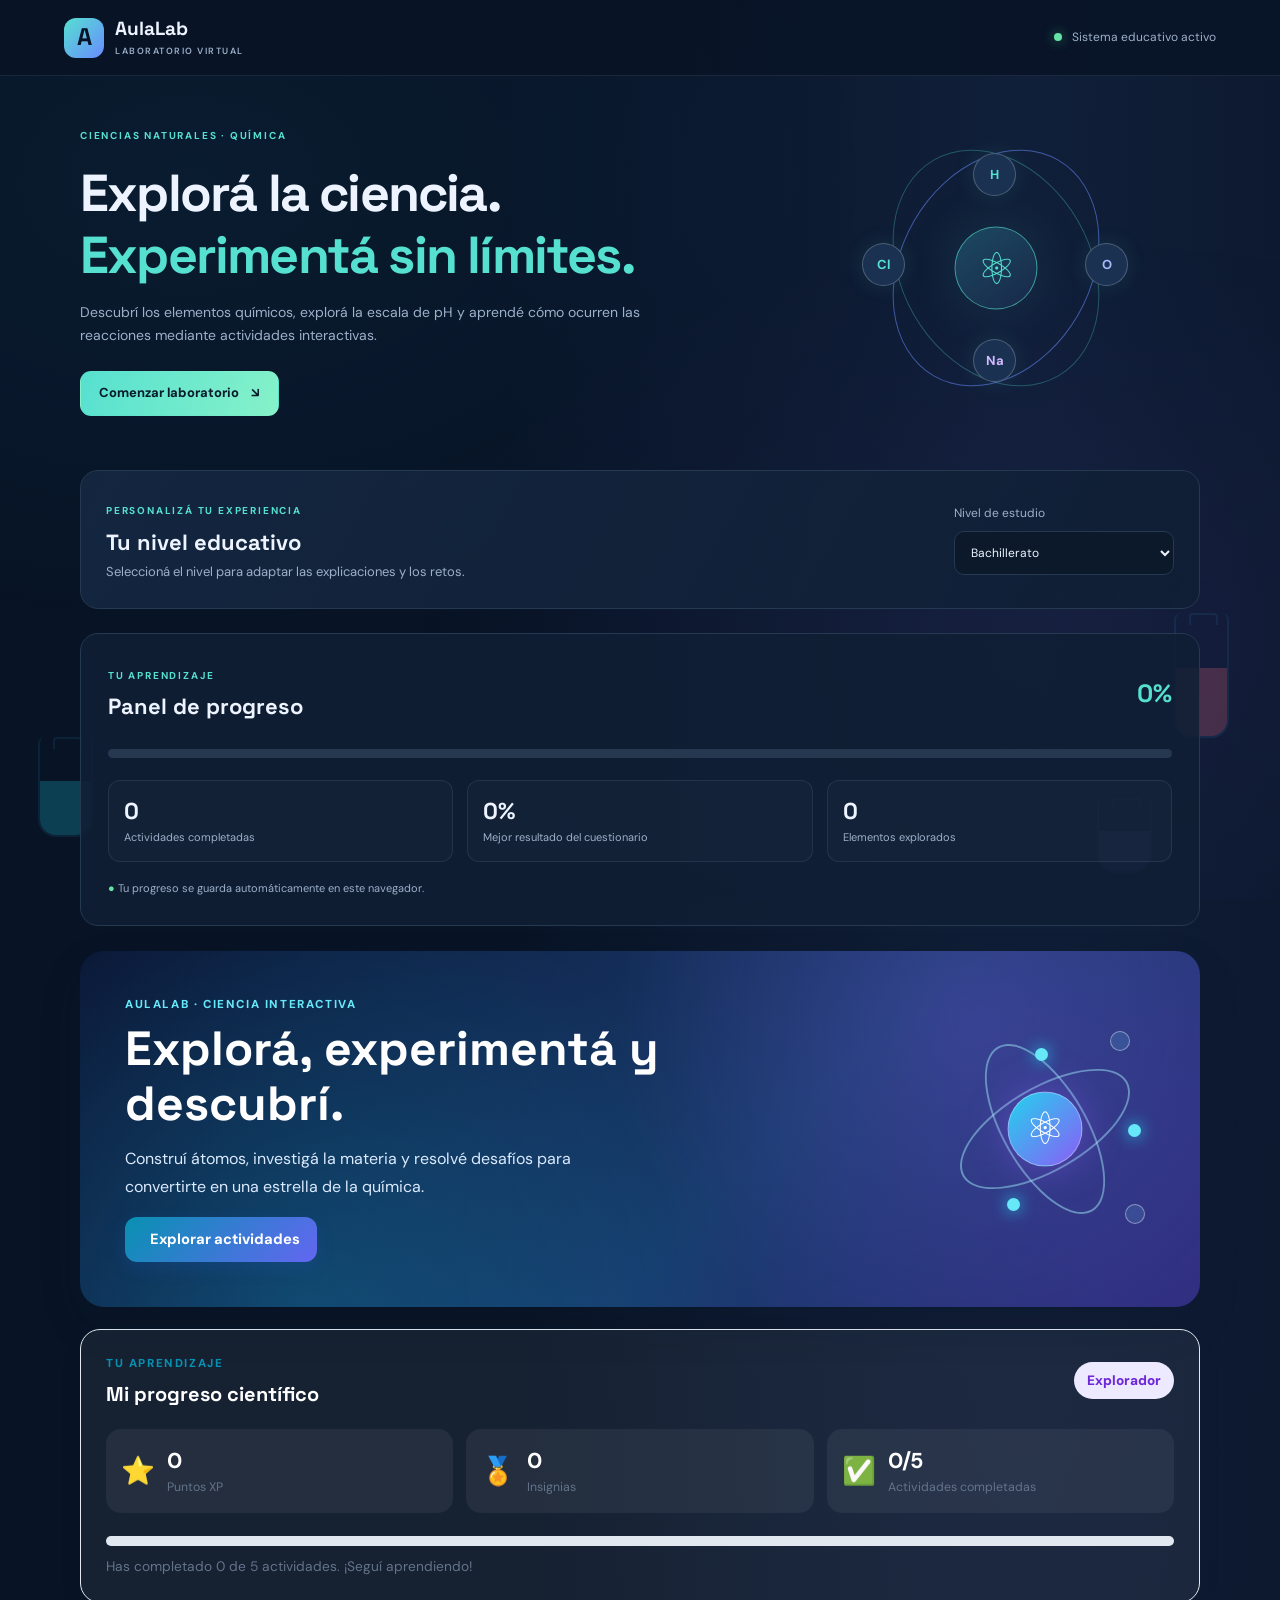
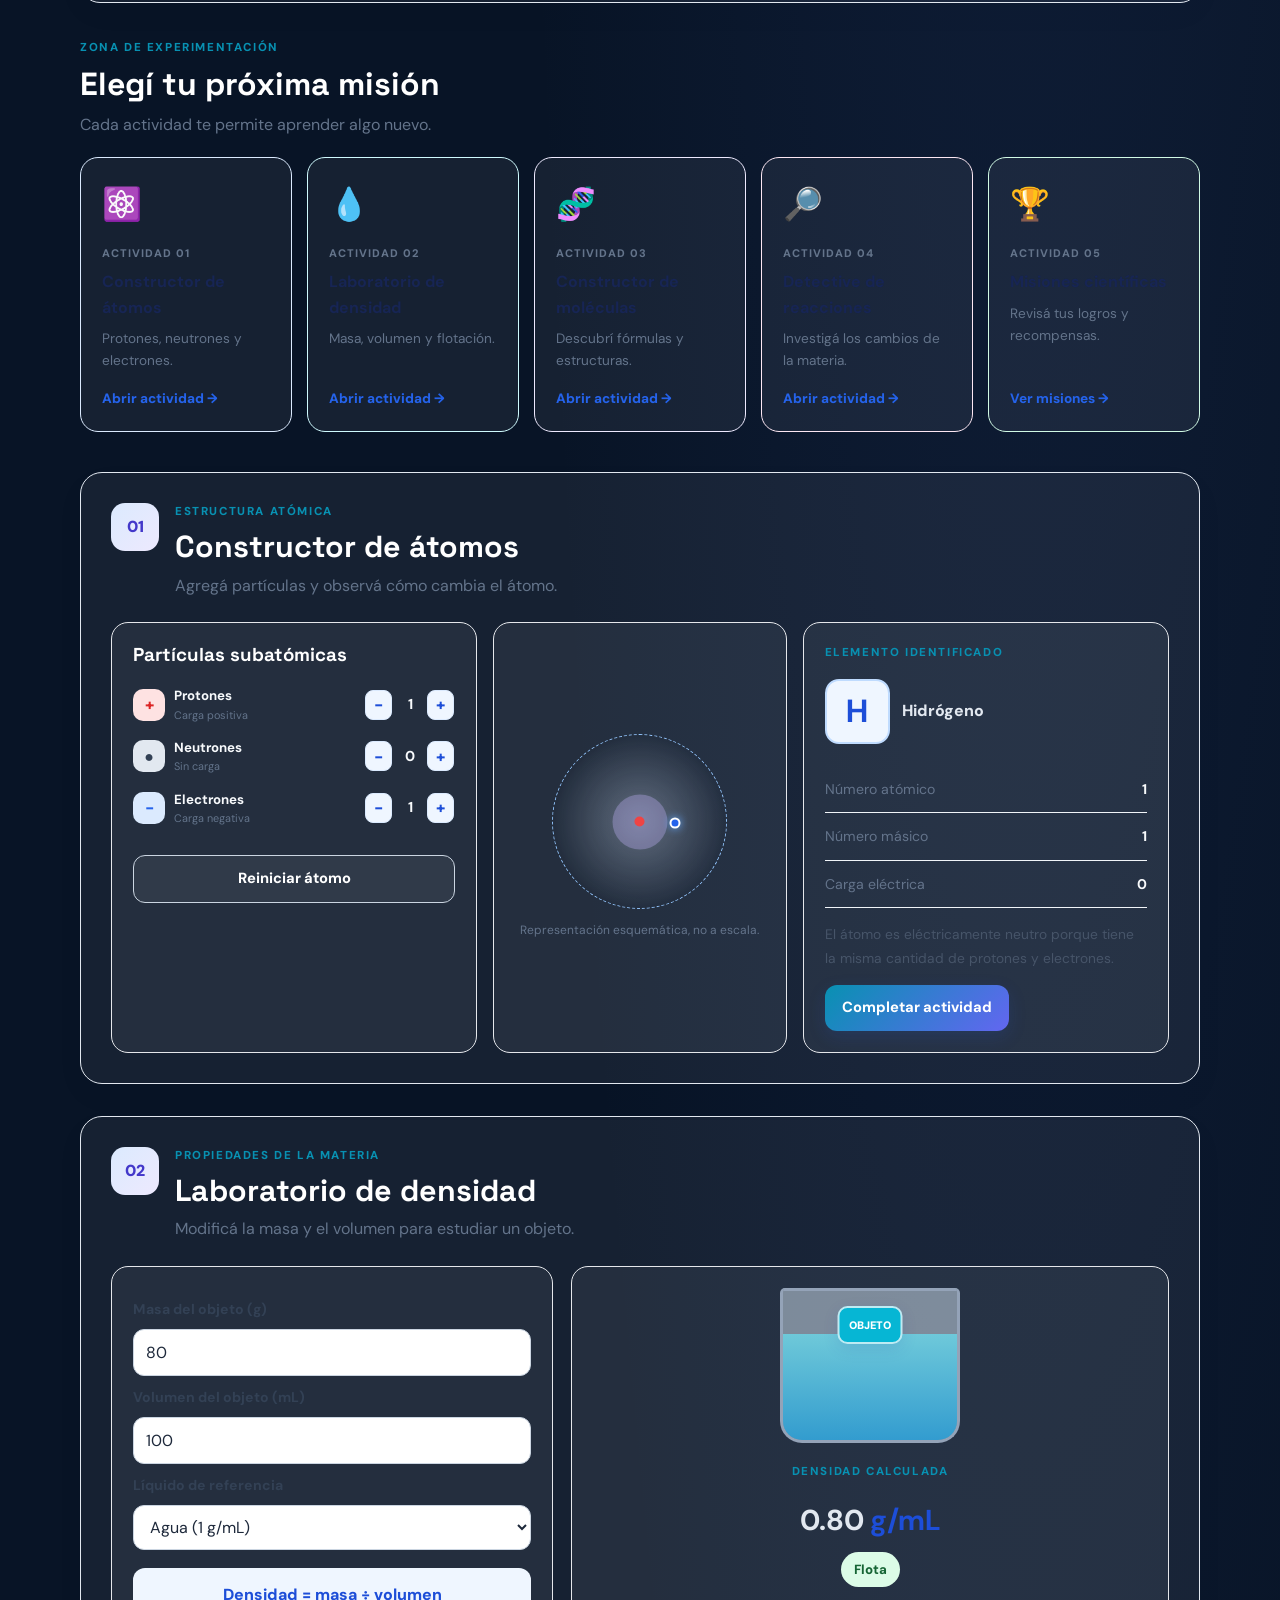
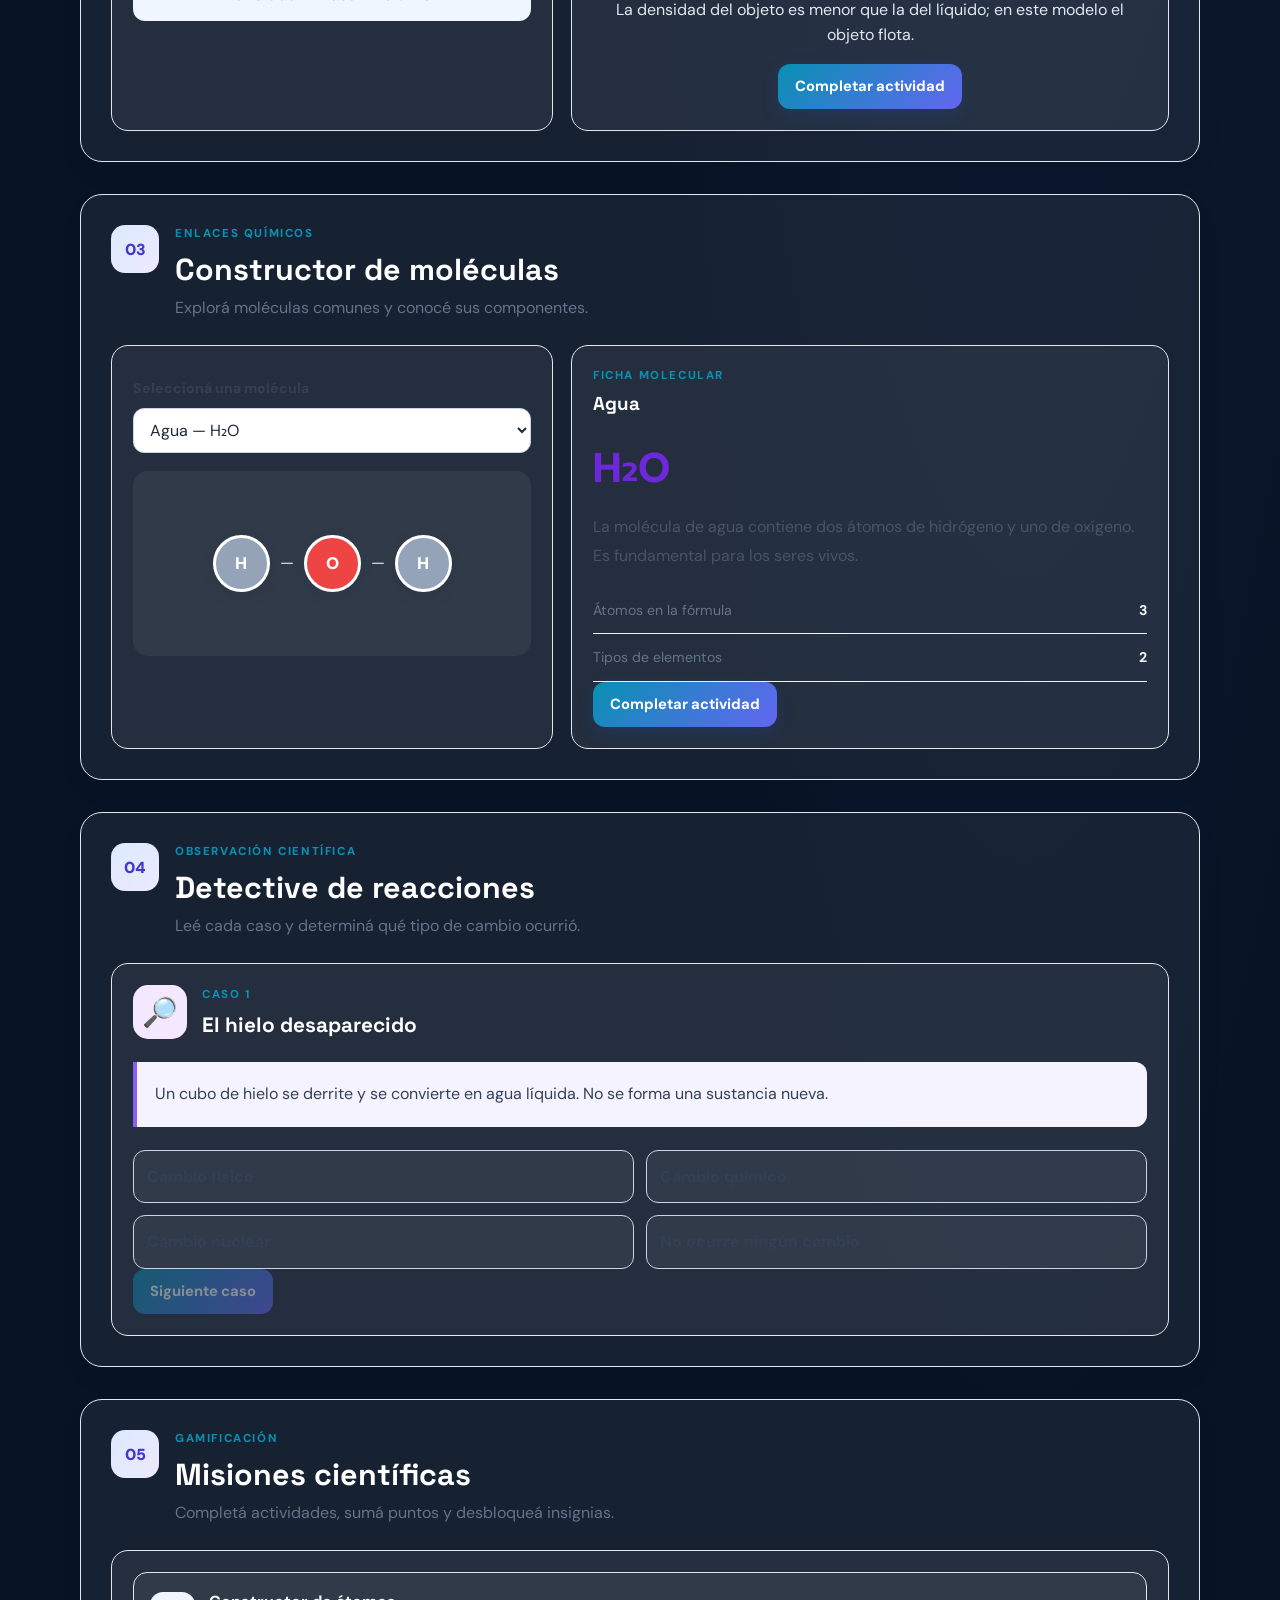
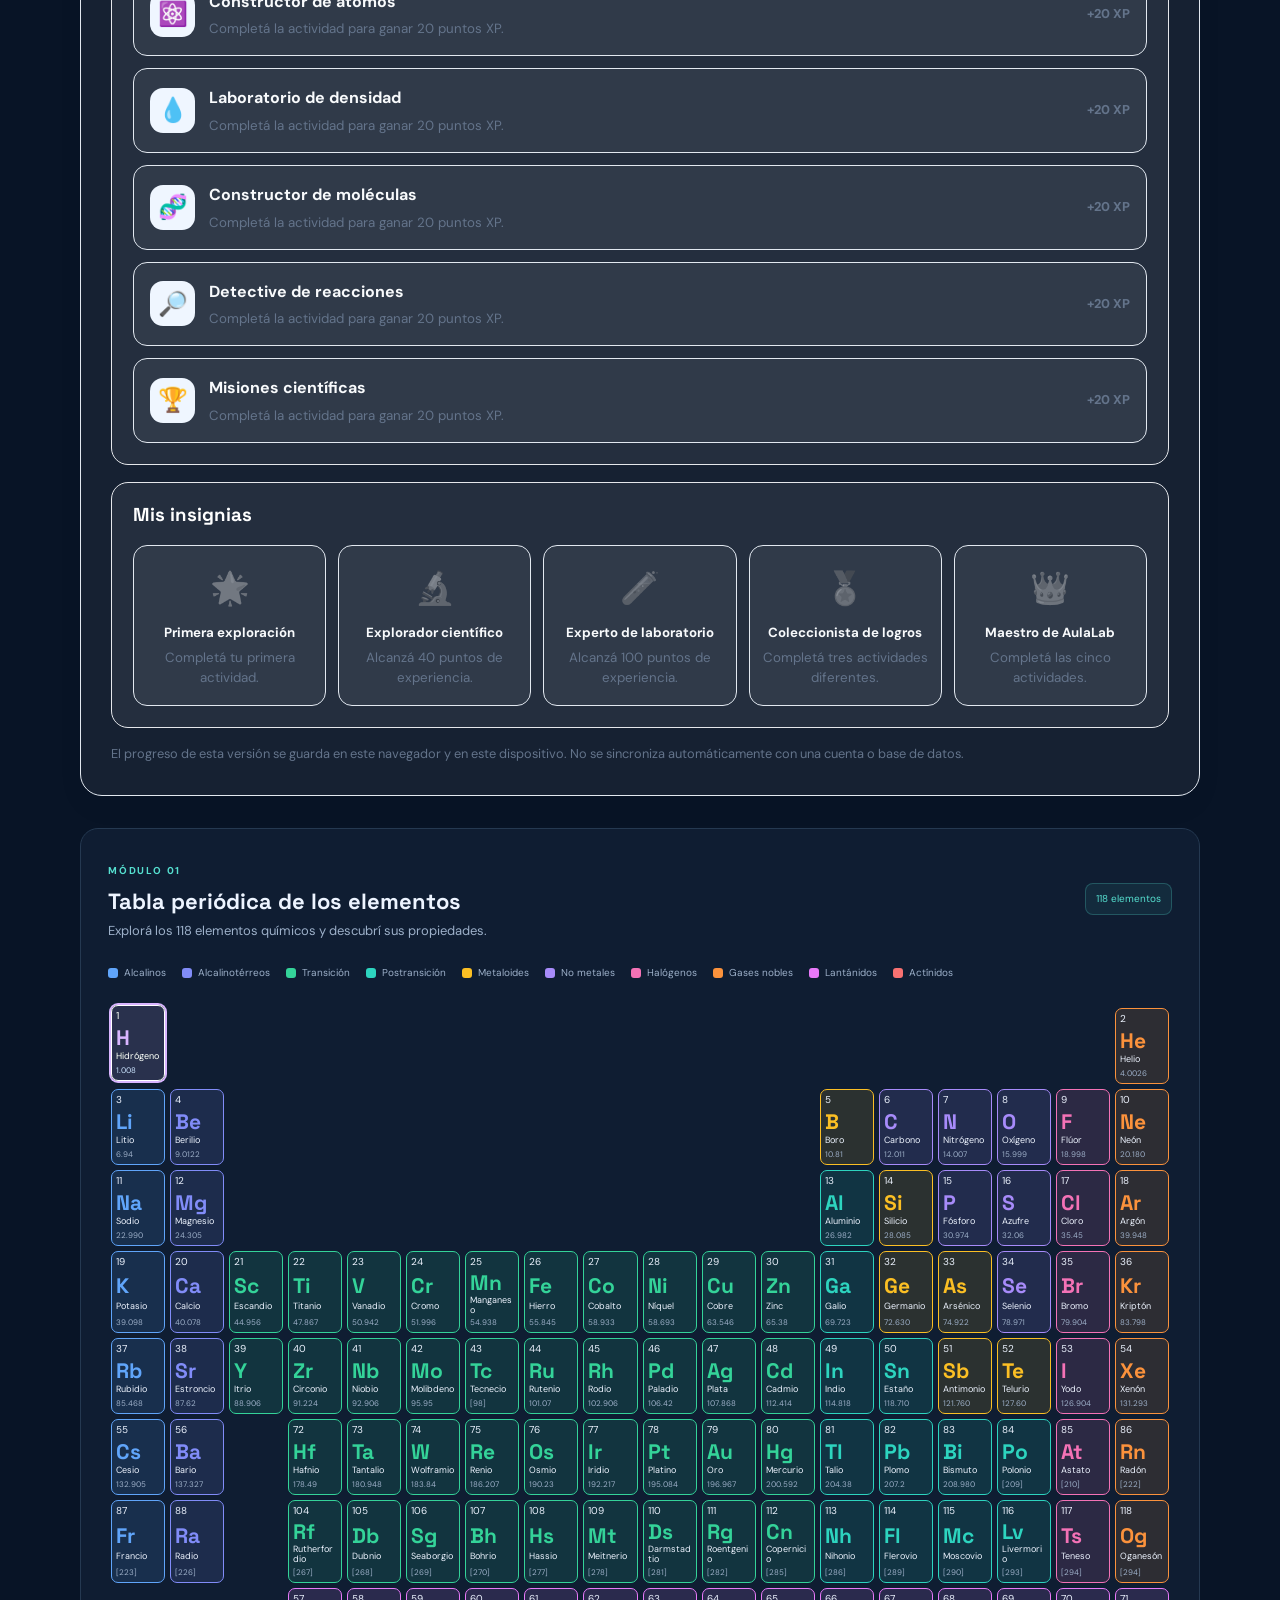
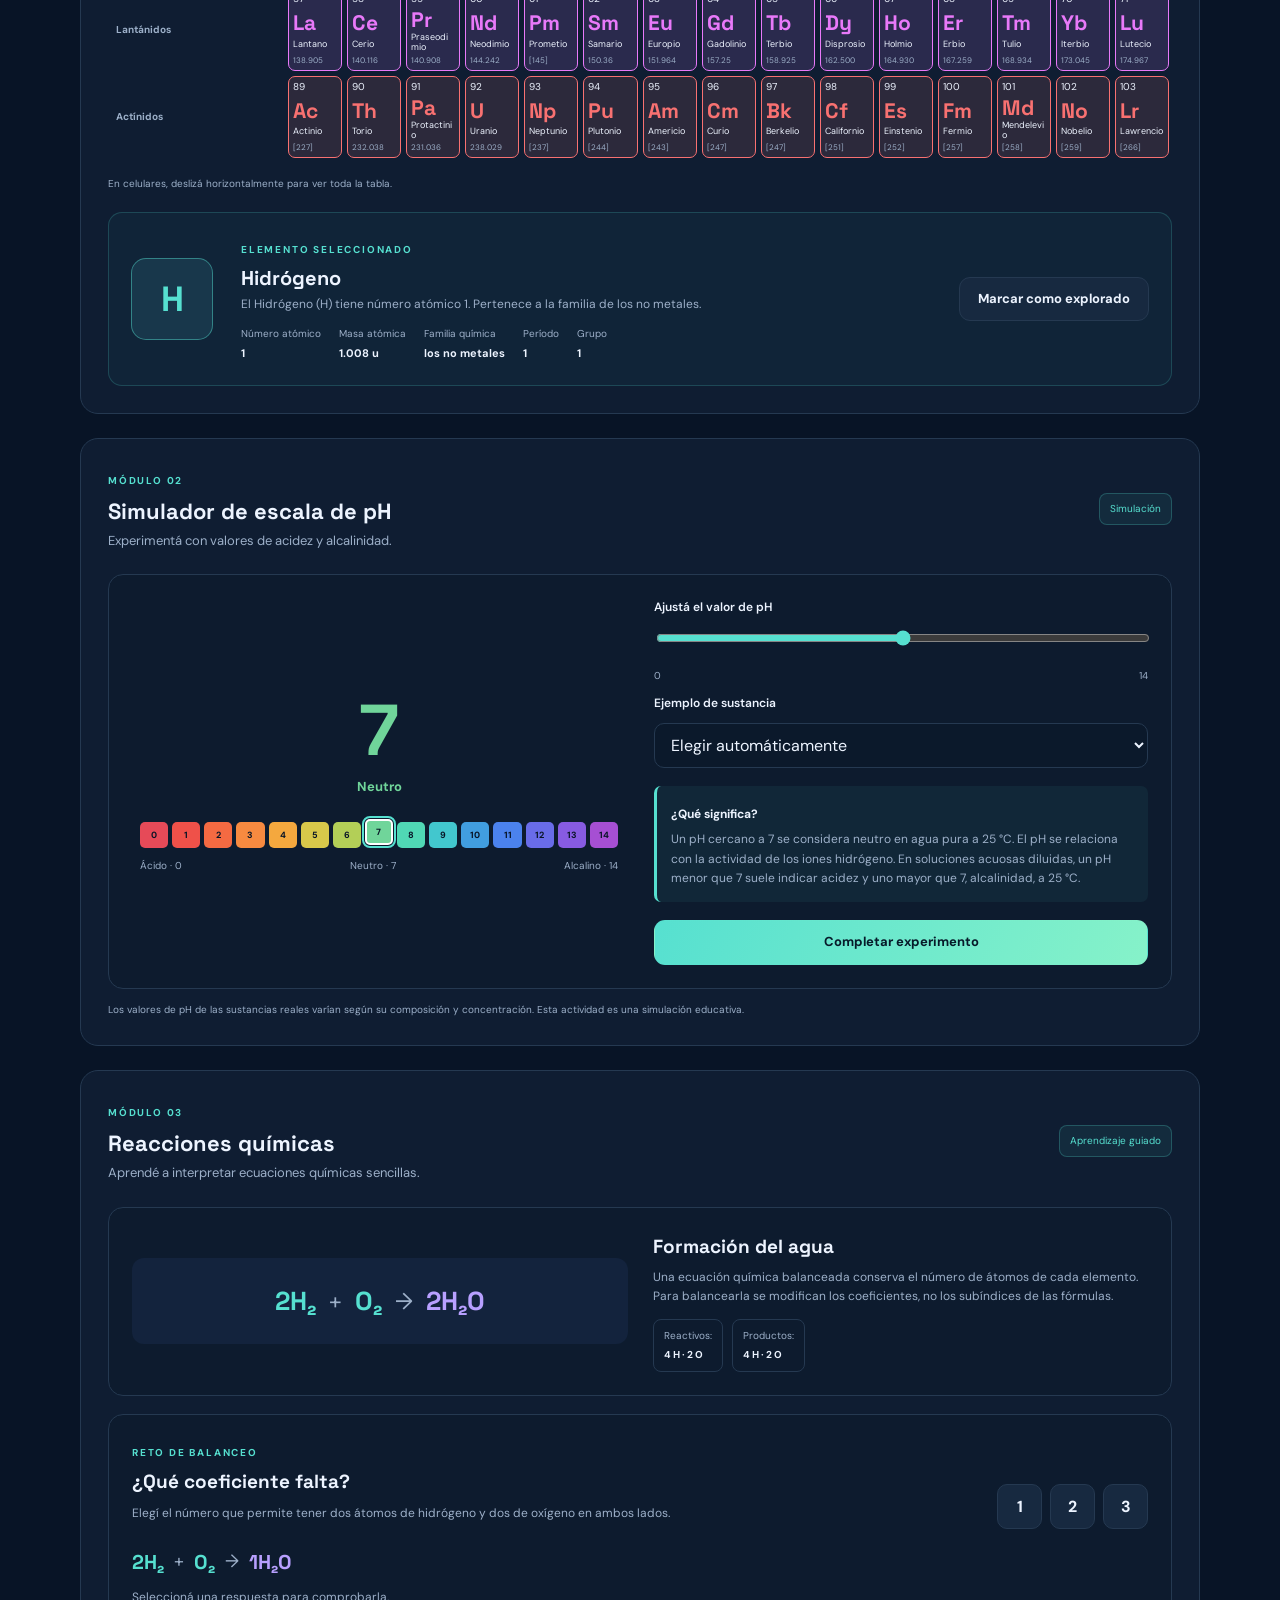
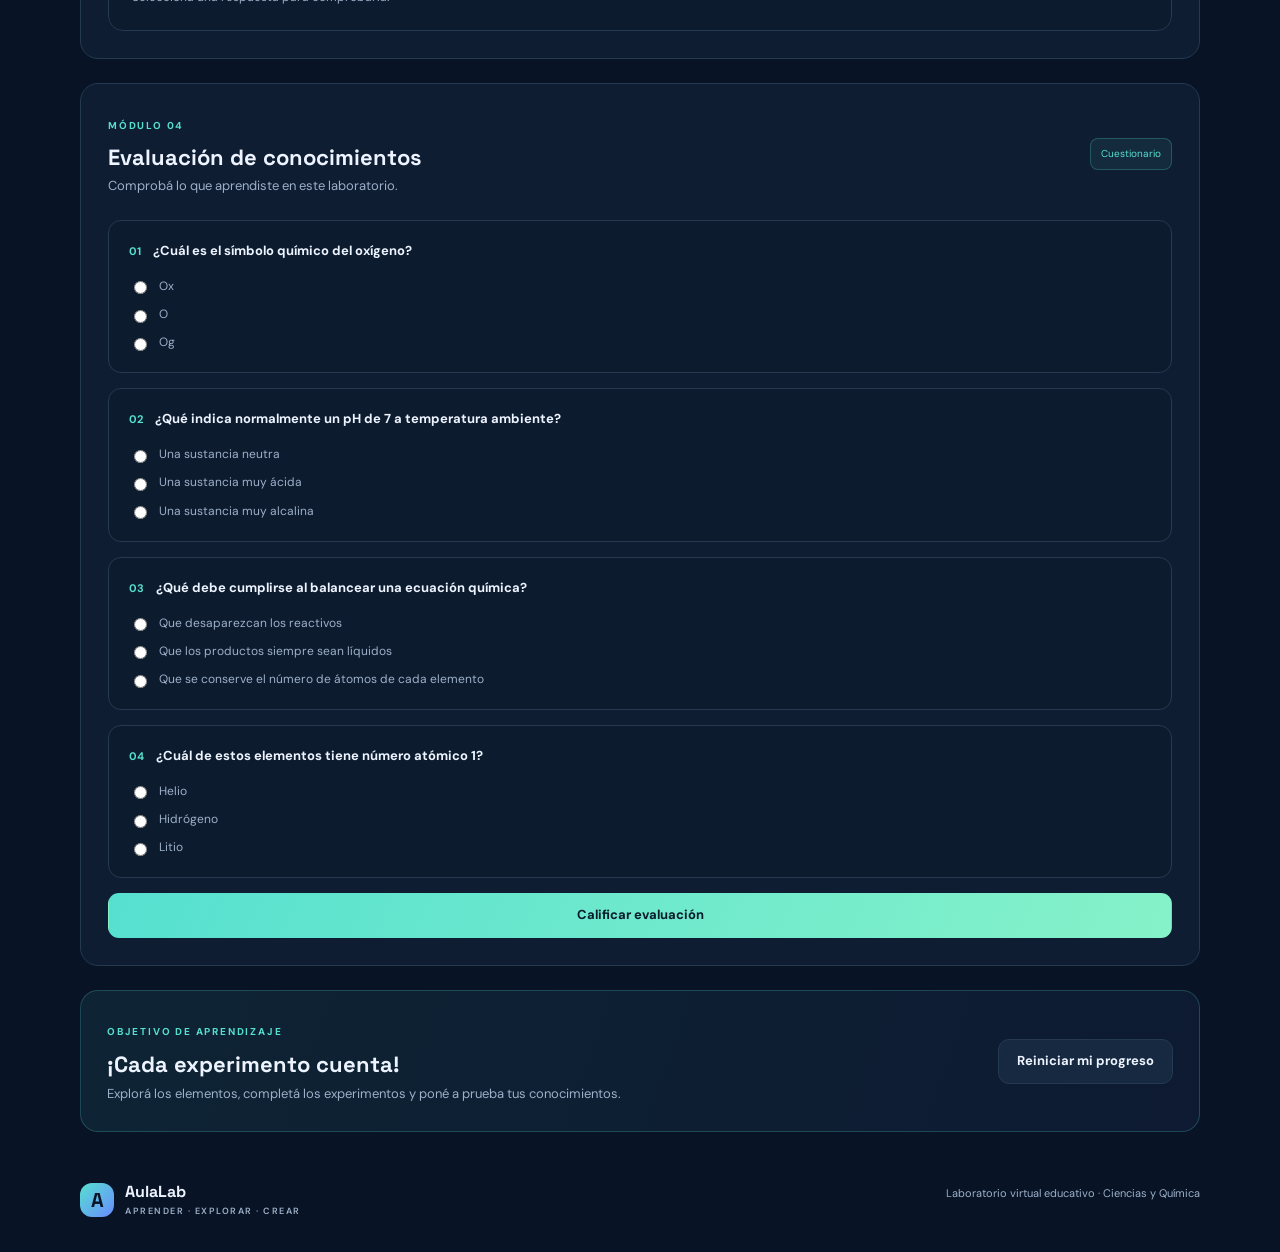
<file: AulaLab/frontend/public/laboratorios/quimica/laboratorio-quimica.html>
<!DOCTYPE html>
<html lang="es">
<head>
  <meta charset="UTF-8">
  <meta name="viewport" content="width=device-width, initial-scale=1.0">
  <meta name="theme-color" content="#081426">
  <title>AulaLab | Laboratorio de Química</title>
  <link rel="stylesheet" href="css/quimica.css">
  <link rel="stylesheet" href="../css/responsive.css">
  <script src="../../../js/confi.js" defer></script>
  <script src="js/quimica.js" defer></script>
  <script src="js/progreso-remoto.js" defer></script>
</head>
<body>
        
<!-- FONDO ANIMADO DE AULALAB -->
<div class="fondo-quimico" aria-hidden="true">
    <div class="burbujas-fondo">
        <span></span>
        <span></span>
        <span></span>
        <span></span>
        <span></span>
        <span></span>
        <span></span>
        <span></span>
    </div>

    <div class="frasco-fondo frasco-azul">
        <div class="liquido-fondo"></div>
    </div>

    <div class="frasco-fondo frasco-rosa">
        <div class="liquido-fondo"></div>
    </div>

    <div class="frasco-fondo frasco-morado">
        <div class="liquido-fondo"></div>
    </div>
</div>


  <header class="topbar">
    <a class="brand" href="../../../index.html" aria-label="Volver a AulaLab">
      <span class="brand-icon">A</span>
      <span>AulaLab <small>LABORATORIO VIRTUAL</small></span>
    </a>
    <span class="status"><span class="status-dot"></span> Sistema educativo activo</span>
  </header>

  <main class="container">
    <section class="hero">
      <div class="hero-copy">
        <span class="eyebrow">CIENCIAS NATURALES · QUÍMICA</span>
        <h1>Explorá la ciencia.<br><span>Experimentá sin límites.</span></h1>
        <p>Descubrí los elementos químicos, explorá la escala de pH y aprendé cómo ocurren las reacciones mediante actividades interactivas.</p>
        <a class="primary-button" href="#experimentos">Comenzar laboratorio <span>↘</span></a>
      </div>
      <div class="hero-visual" aria-hidden="true">
        <div class="orbit orbit-one"></div>
        <div class="orbit orbit-two"></div>
        <div class="molecule molecule-one">H</div>
        <div class="molecule molecule-two">O</div>
        <div class="molecule molecule-three">Na</div>
        <div class="molecule molecule-four">Cl</div>
        <div class="atom-core">⚛</div>
      </div>
    </section>

    <section class="level-panel">
      <div>
        <span class="eyebrow">PERSONALIZÁ TU EXPERIENCIA</span>
        <h2>Tu nivel educativo</h2>
        <p>Seleccioná el nivel para adaptar las explicaciones y los retos.</p>
      </div>
      <label class="level-select-label" for="nivelEducativo">
        Nivel de estudio
        <select id="nivelEducativo">
          <option value="basica">Educación básica</option>
          <option value="bachillerato" selected>Bachillerato</option>
          <option value="superior">Educación superior</option>
        </select>
      </label>
    </section>

    <section class="progress-section" aria-label="Progreso del laboratorio">
      <div class="section-heading">
        <div>
          <span class="eyebrow">TU APRENDIZAJE</span>
          <h2>Panel de progreso</h2>
        </div>
        <span class="progress-number" id="porcentajeProgreso">0%</span>
      </div>
      <div class="progress-track">
        <div class="progress-fill" id="barraProgreso"></div>
      </div>
      <div class="progress-stats">
        <div><strong id="actividadesCompletadas">0</strong><span>Actividades completadas</span></div>
        <div><strong id="mejorPuntaje">0%</strong><span>Mejor resultado del cuestionario</span></div>
        <div><strong id="elementosExplorados">0</strong><span>Elementos explorados</span></div>
      </div>
      <p class="saved-note"><span>●</span> Tu progreso se guarda automáticamente en este navegador.</p>
    </section>

      
<!-- =========================================
     AULALAB: NUEVAS ACTIVIDADES
     ========================================= -->
<section class="al-aula" id="nuevasActividades">

    <header class="al-hero">
        <div class="al-hero-contenido">
            <span class="al-etiqueta">AULALAB · CIENCIA INTERACTIVA</span>
            <h2>Explorá, experimentá y descubrí.</h2>
            <p>
                Construí átomos, investigá la materia y resolvé
                desafíos para convertirte en una estrella de la química.
            </p>
            <a class="al-btn al-btn-principal" href="#al-actividades">
                <i class="bi bi-rocket-takeoff"></i>
                Explorar actividades
            </a>
        </div>

        <div class="al-hero-ilustracion" aria-hidden="true">
            <div class="al-orbita al-orbita-1"></div>
            <div class="al-orbita al-orbita-2"></div>
            <div class="al-nucleo">⚛</div>
            <span class="al-particula al-particula-1"></span>
            <span class="al-particula al-particula-2"></span>
            <span class="al-particula al-particula-3"></span>
            <span class="al-burbuja al-burbuja-1"></span>
            <span class="al-burbuja al-burbuja-2"></span>
        </div>
    </header>

    <!-- PANEL DE PROGRESO -->
    <section class="al-progreso" aria-label="Mi progreso">
        <div class="al-progreso-cabecera">
            <div>
                <span class="al-etiqueta">TU APRENDIZAJE</span>
                <h3>Mi progreso científico</h3>
            </div>
            <span class="al-nivel" id="alNivel">Explorador</span>
        </div>

        <div class="al-estadisticas">
            <div class="al-estadistica">
                <span class="al-stat-icono">⭐</span>
                <div>
                    <strong id="alPuntos">0</strong>
                    <small>Puntos XP</small>
                </div>
            </div>

            <div class="al-estadistica">
                <span class="al-stat-icono">🏅</span>
                <div>
                    <strong id="alInsignias">0</strong>
                    <small>Insignias</small>
                </div>
            </div>

            <div class="al-estadistica">
                <span class="al-stat-icono">✅</span>
                <div>
                    <strong id="alCompletadas">0/5</strong>
                    <small>Actividades completadas</small>
                </div>
            </div>
        </div>

        <div class="al-barra-progreso">
            <div id="alBarraProgreso"></div>
        </div>
        <p class="al-progreso-texto" id="alTextoProgreso">
            ¡Comenzá tu primera actividad!
        </p>
    </section>

    <!-- TARJETAS DE NAVEGACIÓN -->
    <div class="al-titulo-seccion" id="al-actividades">
        <span class="al-etiqueta">ZONA DE EXPERIMENTACIÓN</span>
        <h2>Elegí tu próxima misión</h2>
        <p>Cada actividad te permite aprender algo nuevo.</p>
    </div>

    <nav class="al-tarjetas" aria-label="Actividades de química">
        <a class="al-tarjeta al-tarjeta-azul" href="#al-atomos">
            <span class="al-tarjeta-icono">⚛️</span>
            <span class="al-tarjeta-numero">ACTIVIDAD 01</span>
            <strong>Constructor de átomos</strong>
            <span>Protones, neutrones y electrones.</span>
            <span class="al-tarjeta-enlace">Abrir actividad →</span>
        </a>

        <a class="al-tarjeta al-tarjeta-celeste" href="#al-densidad">
            <span class="al-tarjeta-icono">💧</span>
            <span class="al-tarjeta-numero">ACTIVIDAD 02</span>
            <strong>Laboratorio de densidad</strong>
            <span>Masa, volumen y flotación.</span>
            <span class="al-tarjeta-enlace">Abrir actividad →</span>
        </a>

        <a class="al-tarjeta al-tarjeta-morada" href="#al-moleculas">
            <span class="al-tarjeta-icono">🧬</span>
            <span class="al-tarjeta-numero">ACTIVIDAD 03</span>
            <strong>Constructor de moléculas</strong>
            <span>Descubrí fórmulas y estructuras.</span>
            <span class="al-tarjeta-enlace">Abrir actividad →</span>
        </a>

        <a class="al-tarjeta al-tarjeta-rosa" href="#al-detective">
            <span class="al-tarjeta-icono">🔎</span>
            <span class="al-tarjeta-numero">ACTIVIDAD 04</span>
            <strong>Detective de reacciones</strong>
            <span>Investigá los cambios de la materia.</span>
            <span class="al-tarjeta-enlace">Abrir actividad →</span>
        </a>

        <a class="al-tarjeta al-tarjeta-verde" href="#al-misiones">
            <span class="al-tarjeta-icono">🏆</span>
            <span class="al-tarjeta-numero">ACTIVIDAD 05</span>
            <strong>Misiones científicas</strong>
            <span>Revisá tus logros y recompensas.</span>
            <span class="al-tarjeta-enlace">Ver misiones →</span>
        </a>
    </nav>

    <!-- ACTIVIDAD 1: CONSTRUCTOR DE ÁTOMOS -->
    <section class="al-actividad" id="al-atomos">
        <div class="al-actividad-cabecera">
            <span class="al-numero-actividad">01</span>
            <div>
                <span class="al-etiqueta">ESTRUCTURA ATÓMICA</span>
                <h2>Constructor de átomos</h2>
                <p>Agregá partículas y observá cómo cambia el átomo.</p>
            </div>
        </div>

        <div class="al-grid-atomos">
            <div class="al-panel">
                <h3>Partículas subatómicas</h3>

                <div class="al-contador-particula">
                    <span class="al-particula-icono al-proton">+</span>
                    <div class="al-particula-info">
                        <strong>Protones</strong>
                        <small>Carga positiva</small>
                    </div>
                    <button type="button" data-al-particula="protones"
                            data-al-cambio="-1" aria-label="Quitar protón">−</button>
                    <strong id="alProtones">1</strong>
                    <button type="button" data-al-particula="protones"
                            data-al-cambio="1" aria-label="Agregar protón">+</button>
                </div>

                <div class="al-contador-particula">
                    <span class="al-particula-icono al-neutron">●</span>
                    <div class="al-particula-info">
                        <strong>Neutrones</strong>
                        <small>Sin carga</small>
                    </div>
                    <button type="button" data-al-particula="neutrones"
                            data-al-cambio="-1" aria-label="Quitar neutrón">−</button>
                    <strong id="alNeutrones">0</strong>
                    <button type="button" data-al-particula="neutrones"
                            data-al-cambio="1" aria-label="Agregar neutrón">+</button>
                </div>

                <div class="al-contador-particula">
                    <span class="al-particula-icono al-electron">−</span>
                    <div class="al-particula-info">
                        <strong>Electrones</strong>
                        <small>Carga negativa</small>
                    </div>
                    <button type="button" data-al-particula="electrones"
                            data-al-cambio="-1" aria-label="Quitar electrón">−</button>
                    <strong id="alElectrones">1</strong>
                    <button type="button" data-al-particula="electrones"
                            data-al-cambio="1" aria-label="Agregar electrón">+</button>
                </div>

                <button type="button" class="al-btn al-btn-secundario"
                        id="alReiniciarAtomo">
                    Reiniciar átomo
                </button>
            </div>

            <div class="al-panel al-atomovisual">
                <div class="al-atomo-dibujo" id="alAtomoDibujo"
                     role="img" aria-label="Representación esquemática del átomo">
                    <div class="al-nucleo-atomico" id="alNucleoAtomico"></div>
                    <div class="al-orbita-electronica" id="alOrbitaElectronica"></div>
                </div>
                <p class="al-nota">Representación esquemática, no a escala.</p>
            </div>

            <div class="al-panel al-datos-atomo">
                <span class="al-etiqueta">ELEMENTO IDENTIFICADO</span>
                <div class="al-elemento-grande">
                    <strong id="alSimboloAtomo">H</strong>
                    <span id="alNombreAtomo">Hidrógeno</span>
                </div>
                <div class="al-dato-fila">
                    <span>Número atómico</span>
                    <strong id="alNumeroAtomico">1</strong>
                </div>
                <div class="al-dato-fila">
                    <span>Número másico</span>
                    <strong id="alNumeroMasico">1</strong>
                </div>
                <div class="al-dato-fila">
                    <span>Carga eléctrica</span>
                    <strong id="alCargaAtomo">0</strong>
                </div>
                <p id="alExplicacionAtomo" class="al-explicacion">
                    El átomo tiene igual cantidad de protones y electrones.
                </p>
                <button type="button" class="al-btn al-btn-principal"
                        id="alCompletarAtomo">
                    Completar actividad
                </button>
            </div>
        </div>
    </section>

    <!-- ACTIVIDAD 2: DENSIDAD -->
    <section class="al-actividad" id="al-densidad">
        <div class="al-actividad-cabecera">
            <span class="al-numero-actividad">02</span>
            <div>
                <span class="al-etiqueta">PROPIEDADES DE LA MATERIA</span>
                <h2>Laboratorio de densidad</h2>
                <p>Modificá la masa y el volumen para estudiar un objeto.</p>
            </div>
        </div>

        <div class="al-grid-densidad">
            <div class="al-panel">
                <label class="al-label" for="alMasa">
                    Masa del objeto (g)
                </label>
                <input id="alMasa" type="number" min="1" max="1000"
                       step="1" value="80">

                <label class="al-label" for="alVolumen">
                    Volumen del objeto (mL)
                </label>
                <input id="alVolumen" type="number" min="1" max="1000"
                       step="1" value="100">

                <label class="al-label" for="alLiquido">
                    Líquido de referencia
                </label>
                <select id="alLiquido">
                    <option value="1">Agua (1 g/mL)</option>
                    <option value="0.8">Aceite simulado (0.8 g/mL)</option>
                    <option value="1.2">Líquido denso simulado (1.2 g/mL)</option>
                </select>

                <div class="al-densidad-formula">
                    Densidad = masa ÷ volumen
                </div>
            </div>

            <div class="al-panel al-panel-flotacion">
                <div class="al-recipiente">
                    <div id="alLiquidoVisual"></div>
                    <div class="al-objeto-flotante" id="alObjetoFlotante">
                        OBJETO
                    </div>
                </div>
                <div class="al-resultado-densidad">
                    <span class="al-etiqueta">DENSIDAD CALCULADA</span>
                    <strong><span id="alDensidad">0.80</span> g/mL</strong>
                    <span id="alEstadoFlotacion" class="al-estado-flotacion">
                        Flota
                    </span>
                </div>
                <p id="alExplicacionDensidad">
                    El objeto es menos denso que el líquido.
                </p>
                <button type="button" class="al-btn al-btn-principal"
                        id="alCompletarDensidad">
                    Completar actividad
                </button>
            </div>
        </div>
    </section>

    <!-- ACTIVIDAD 3: MOLÉCULAS -->
    <section class="al-actividad" id="al-moleculas">
        <div class="al-actividad-cabecera">
            <span class="al-numero-actividad">03</span>
            <div>
                <span class="al-etiqueta">ENLACES QUÍMICOS</span>
                <h2>Constructor de moléculas</h2>
                <p>Explorá moléculas comunes y conocé sus componentes.</p>
            </div>
        </div>

        <div class="al-grid-moleculas">
            <div class="al-panel">
                <label class="al-label" for="alSeleccionMolecula">
                    Seleccioná una molécula
                </label>
                <select id="alSeleccionMolecula">
                    <option value="agua">Agua — H₂O</option>
                    <option value="dioxido">Dióxido de carbono — CO₂</option>
                    <option value="oxigeno">Oxígeno — O₂</option>
                    <option value="amoniaco">Amoníaco — NH₃</option>
                    <option value="metano">Metano — CH₄</option>
                </select>

                <div class="al-molecula-dibujo" id="alMoleculaDibujo"
                     aria-label="Representación simplificada de la molécula">
                </div>
            </div>

            <div class="al-panel">
                <span class="al-etiqueta">FICHA MOLECULAR</span>
                <h3 id="alNombreMolecula">Agua</h3>
                <div class="al-formula-molecular" id="alFormulaMolecula">H₂O</div>
                <p id="alDescripcionMolecula"></p>

                <div class="al-dato-fila">
                    <span>Átomos en la fórmula</span>
                    <strong id="alCantidadAtomos">3</strong>
                </div>
                <div class="al-dato-fila">
                    <span>Tipos de elementos</span>
                    <strong id="alTiposElementos">2</strong>
                </div>

                <button type="button" class="al-btn al-btn-principal"
                        id="alCompletarMolecula">
                    Completar actividad
                </button>
            </div>
        </div>
    </section>

    <!-- ACTIVIDAD 4: DETECTIVE -->
    <section class="al-actividad" id="al-detective">
        <div class="al-actividad-cabecera">
            <span class="al-numero-actividad">04</span>
            <div>
                <span class="al-etiqueta">OBSERVACIÓN CIENTÍFICA</span>
                <h2>Detective de reacciones</h2>
                <p>Leé cada caso y determiná qué tipo de cambio ocurrió.</p>
            </div>
        </div>

        <div class="al-panel al-caso-detective">
            <div class="al-caso-cabecera">
                <span class="al-caso-icono">🔎</span>
                <div>
                    <span class="al-etiqueta" id="alNumeroCaso">CASO 1</span>
                    <h3 id="alTituloCaso">Investigación científica</h3>
                </div>
            </div>

            <p id="alDescripcionCaso" class="al-descripcion-caso"></p>

            <div class="al-opciones-detective" id="alOpcionesDetective">
            </div>

            <p id="alFeedbackDetective" class="al-feedback"
               aria-live="polite"></p>

            <button type="button" class="al-btn al-btn-principal"
                    id="alSiguienteCaso" disabled>
                Siguiente caso
            </button>
        </div>
    </section>

    <!-- ACTIVIDAD 5: MISIONES -->
    <section class="al-actividad" id="al-misiones">
        <div class="al-actividad-cabecera">
            <span class="al-numero-actividad">05</span>
            <div>
                <span class="al-etiqueta">GAMIFICACIÓN</span>
                <h2>Misiones científicas</h2>
                <p>Completá actividades, sumá puntos y desbloqueá insignias.</p>
            </div>
        </div>

        <div class="al-panel">
            <div class="al-misiones-lista" id="alListaMisiones"></div>
        </div>

        <div class="al-panel al-panel-insignias">
            <h3>Mis insignias</h3>
            <div id="alListaInsignias" class="al-lista-insignias"></div>
        </div>

        <p class="al-aviso-progreso">
            El progreso de esta versión se guarda en este navegador
            y en este dispositivo. No se sincroniza automáticamente
            con una cuenta o base de datos.
        </p>
    </section>

</section>
<!-- FIN DE NUEVAS ACTIVIDADES -->


<section class="section-block" id="tabla-periodica">
  <div class="section-heading">
    <div>
      <span class="eyebrow">MÓDULO 01</span>
      <h2>Tabla periódica de los elementos</h2>
      <p>Explorá los 118 elementos químicos y descubrí sus propiedades.</p>
    </div>
    <span class="module-tag">118 elementos</span>
  </div>

  <div class="periodic-legend">
    <span><i class="cat-alcalino"></i> Alcalinos</span>
    <span><i class="cat-alcalinoterreo"></i> Alcalinotérreos</span>
    <span><i class="cat-transicion"></i> Transición</span>
    <span><i class="cat-postransicion"></i> Postransición</span>
    <span><i class="cat-metaloide"></i> Metaloides</span>
    <span><i class="cat-nometal"></i> No metales</span>
    <span><i class="cat-halogen"></i> Halógenos</span>
    <span><i class="cat-gasnoble"></i> Gases nobles</span>
    <span><i class="cat-lantanido"></i> Lantánidos</span>
    <span><i class="cat-actinido"></i> Actínidos</span>
  </div>

  <div class="table-scroll">
    <div class="periodic-table" id="tablaElementos"
         aria-label="Tabla periódica interactiva con 118 elementos"></div>
  </div>

  <p class="table-hint">En celulares, deslizá horizontalmente para ver toda la tabla.</p>

  <div class="element-detail" id="detalleElemento" aria-live="polite">
    <div class="element-large" id="simboloElemento">H</div>
    <div class="element-info">
      <span class="eyebrow">ELEMENTO SELECCIONADO</span>
      <h3 id="nombreElemento">Hidrógeno</h3>
      <p id="descripcionElemento">Seleccioná un elemento para conocer sus propiedades.</p>
      <div class="property-list">
        <span>Número atómico<strong id="numeroAtomico">1</strong></span>
        <span>Masa atómica<strong id="masaAtomica">1.008 u</strong></span>
        <span>Familia química<strong id="categoriaElemento">No metal</strong></span>
        <span>Período<strong id="periodoElemento">1</strong></span>
        <span>Grupo<strong id="grupoElemento">1</strong></span>
      </div>
    </div>
    <button class="secondary-button" id="marcarElemento" type="button">
      Marcar como explorado
    </button>
  </div>
</section>


    <section class="section-block">
      <div class="section-heading">
        <div>
          <span class="eyebrow">MÓDULO 02</span>
          <h2>Simulador de escala de pH</h2>
          <p>Experimentá con valores de acidez y alcalinidad.</p>
        </div>
        <span class="module-tag">Simulación</span>
      </div>

      <div class="experiment-card">
        <div class="ph-visual">
          <div class="ph-value" id="valorPH">7</div>
          <div class="ph-state" id="estadoPH">Neutro</div>
          <div class="ph-scale" id="escalaPH" aria-label="Escala de pH de 0 a 14"></div>
          <div class="scale-labels"><span>Ácido · 0</span><span>Neutro · 7</span><span>Alcalino · 14</span></div>
        </div>
        <div class="ph-controls">
          <label for="controlPH">Ajustá el valor de pH</label>
          <input id="controlPH" type="range" min="0" max="14" value="7" step="1">
          <div class="range-ends"><span>0</span><span>14</span></div>
          <label for="sustanciaPH">Ejemplo de sustancia</label>
          <select id="sustanciaPH">
            <option value="automatico">Elegir automáticamente</option>
            <option value="limon">Jugo de limón (aprox. pH 2)</option>
            <option value="vinagre">Vinagre (aprox. pH 3)</option>
            <option value="agua">Agua pura (aprox. pH 7)</option>
            <option value="bicarbonato">Solución de bicarbonato (aprox. pH 8–9)</option>
            <option value="jabon">Agua jabonosa (aprox. pH 10)</option>
          </select>
          <div class="info-box">
            <strong>¿Qué significa?</strong>
            <p id="explicacionPH">Un pH cercano a 7 se considera neutro a temperatura ambiente.</p>
          </div>
          <button class="primary-button" id="completarPH" type="button">Completar experimento</button>
        </div>
      </div>
      <p class="disclaimer">Los valores de pH de las sustancias reales varían según su composición y concentración. Esta actividad es una simulación educativa.</p>
    </section>

    <section class="section-block">
      <div class="section-heading">
        <div>
          <span class="eyebrow">MÓDULO 03</span>
          <h2>Reacciones químicas</h2>
          <p>Aprendé a interpretar ecuaciones químicas sencillas.</p>
        </div>
        <span class="module-tag">Aprendizaje guiado</span>
      </div>

      <div class="reaction-card">
        <div class="reaction-equation">
          <span class="formula">2H₂</span>
          <span class="operator">+</span>
          <span class="formula">O₂</span>
          <span class="operator">→</span>
          <span class="formula product">2H₂O</span>
        </div>
        <div class="reaction-description">
          <h3>Formación del agua</h3>
          <p>El hidrógeno reacciona con el oxígeno para formar agua. El número que aparece delante de una fórmula indica cuántas unidades participan en la ecuación.</p>
          <div class="atom-count">
            <span>Reactivos: <strong>4 H · 2 O</strong></span>
            <span>Productos: <strong>4 H · 2 O</strong></span>
          </div>
        </div>
      </div>

      <div class="challenge-card">
        <div>
          <span class="eyebrow">RETO DE BALANCEO</span>
          <h3>¿Qué coeficiente falta?</h3>
          <p>Elegí el número que permite tener dos átomos de hidrógeno y dos de oxígeno en ambos lados.</p>
          <div class="reaction-equation compact">
            <span class="formula">2H₂</span><span class="operator">+</span>
            <span class="formula">O₂</span><span class="operator">→</span>
            <span class="formula product"><span id="coeficienteActual">1</span>H₂O</span>
          </div>
        </div>
        <div class="challenge-options" id="opcionesBalanceo">
          <button type="button" data-coeficiente="1">1</button>
          <button type="button" data-coeficiente="2">2</button>
          <button type="button" data-coeficiente="3">3</button>
        </div>
        <p class="feedback" id="resultadoBalanceo" aria-live="polite">Seleccioná una respuesta para comprobarla.</p>
      </div>
    </section>

    <section class="section-block">
      <div class="section-heading">
        <div>
          <span class="eyebrow">MÓDULO 04</span>
          <h2>Evaluación de conocimientos</h2>
          <p>Comprobá lo que aprendiste en este laboratorio.</p>
        </div>
        <span class="module-tag">Cuestionario</span>
      </div>

      <form id="formularioQuiz" class="quiz-card">
        <div class="question">
          <p><span>01</span> ¿Cuál es el símbolo químico del oxígeno?</p>
          <label><input type="radio" name="p1" value="a"> Ox</label>
          <label><input type="radio" name="p1" value="b"> O</label>
          <label><input type="radio" name="p1" value="c"> Og</label>
        </div>
        <div class="question">
          <p><span>02</span> ¿Qué indica normalmente un pH de 7 a temperatura ambiente?</p>
          <label><input type="radio" name="p2" value="a"> Una sustancia neutra</label>
          <label><input type="radio" name="p2" value="b"> Una sustancia muy ácida</label>
          <label><input type="radio" name="p2" value="c"> Una sustancia muy alcalina</label>
        </div>
        <div class="question">
          <p><span>03</span> ¿Qué debe cumplirse al balancear una ecuación química?</p>
          <label><input type="radio" name="p3" value="a"> Que desaparezcan los reactivos</label>
          <label><input type="radio" name="p3" value="b"> Que los productos siempre sean líquidos</label>
          <label><input type="radio" name="p3" value="c"> Que se conserve el número de átomos de cada elemento</label>
        </div>
        <div class="question">
          <p><span>04</span> ¿Cuál de estos elementos tiene número atómico 1?</p>
          <label><input type="radio" name="p4" value="a"> Helio</label>
          <label><input type="radio" name="p4" value="b"> Hidrógeno</label>
          <label><input type="radio" name="p4" value="c"> Litio</label>
        </div>
        <button class="primary-button" type="submit">Calificar evaluación</button>
        <div id="resultadoQuiz" class="quiz-result" aria-live="polite" hidden></div>
      </form>
    </section>

    <section class="completion-panel">
      <div>
        <span class="eyebrow">OBJETIVO DE APRENDIZAJE</span>
        <h2>¡Cada experimento cuenta!</h2>
        <p>Explorá los elementos, completá los experimentos y poné a prueba tus conocimientos.</p>
      </div>
      <button class="secondary-button" id="reiniciarProgreso" type="button">Reiniciar mi progreso</button>
    </section>

    <footer class="footer">
      <a class="brand footer-brand" href="../../../index.html">
        <span class="brand-icon">A</span>
        <span>AulaLab <small>APRENDER · EXPLORAR · CREAR</small></span>
      </a>
      <p>Laboratorio virtual educativo · Ciencias y Química</p>
    </footer>
  </main>

  <div id="notificacion" class="toast" role="status" aria-live="polite"></div>
</body>
</html>
</file>
<file: AulaLab/frontend/css/estilos.css>
:root {
    --azul: #2563eb;
    --azul-oscuro: #173b8f;
    --fondo: #f3f6fc;
    --texto: #172033;
    --muted: #68758a;
    --borde: #e1e7f0;
    --blanco: #ffffff;
    --radio: 18px;
}

* {
    box-sizing: border-box;
}

body {
    margin: 0;
    font-family: Inter, "Segoe UI", Arial, sans-serif;
    color: var(--texto);
    background: var(--fondo);
}

button,
input {
    font: inherit;
}

button,
a {
    -webkit-tap-highlight-color: transparent;
}

a {
    color: var(--azul);
    text-decoration: none;
}

a:hover {
    text-decoration: underline;
}

button:focus-visible,
input:focus-visible,
a:focus-visible {
    outline: 3px solid #93c5fd;
    outline-offset: 3px;
}

.contenedor-auth {
    min-height: 100vh;
    display: grid;
    grid-template-columns: minmax(0, 1fr) minmax(360px, 0.9fr);
}

.panel-presentacion {
    padding: 48px;
    display: flex;
    flex-direction: column;
    justify-content: space-between;
    color: white;
    background:
        radial-gradient(circle at 85% 15%, #4f8cff 0, transparent 35%),
        linear-gradient(145deg, #102b68, #2563eb 70%, #5685f6);
}

.marca {
    display: inline-flex;
    align-items: center;
    gap: 12px;
    font-size: 25px;
    font-weight: 800;
    letter-spacing: -1px;
}

.marca-icono {
    width: 44px;
    height: 44px;
    display: grid;
    place-items: center;
    border-radius: 14px;
    background: rgba(255, 255, 255, 0.17);
    font-size: 23px;
}

.presentacion-texto {
    max-width: 540px;
    margin: 50px auto;
}

.presentacion-texto h1 {
    margin: 0 0 20px;
    font-size: clamp(34px, 4vw, 56px);
    line-height: 1.1;
    letter-spacing: -1.8px;
}

.presentacion-texto p {
    color: #e0eaff;
    font-size: 17px;
    line-height: 1.8;
}

.presentacion-pie {
    color: #d7e4ff;
    font-size: 13px;
}

.panel-formulario {
    display: grid;
    place-items: center;
    padding: 36px 24px;
}

.formulario {
    width: 100%;
    max-width: 440px;
}

.formulario h2 {
    margin: 0 0 10px;
    font-size: 32px;
    letter-spacing: -1px;
}

.descripcion {
    margin: 0 0 28px;
    color: var(--muted);
    line-height: 1.6;
}

.campo {
    margin-bottom: 18px;
}

.campo label {
    display: block;
    margin-bottom: 8px;
    font-size: 14px;
    font-weight: 700;
}

.campo input {
    width: 100%;
    min-height: 48px;
    padding: 12px 14px;
    border: 1px solid var(--borde);
    border-radius: 11px;
    background: white;
    color: var(--texto);
    transition: border-color 0.2s, box-shadow 0.2s;
}

.campo input:focus {
    border-color: var(--azul);
    box-shadow: 0 0 0 3px #2563eb18;
    outline: none;
}

.boton-principal {
    width: 100%;
    min-height: 49px;
    border: 0;
    border-radius: 11px;
    background: var(--azul);
    color: white;
    font-weight: 700;
    cursor: pointer;
    transition: background 0.2s, transform 0.2s;
}

.boton-principal:hover {
    background: var(--azul-oscuro);
}

.boton-principal:disabled {
    opacity: 0.65;
    cursor: wait;
}

.mensaje {
    display: none;
    margin: 0 0 18px;
    padding: 12px 14px;
    border-radius: 10px;
    font-size: 14px;
    line-height: 1.5;
}

.mensaje.visible {
    display: block;
}

.mensaje.error {
    color: #991b1b;
    background: #fee2e2;
}

.mensaje.exito {
    color: #166534;
    background: #dcfce7;
}

.enlace-formulario {
    margin-top: 22px;
    color: var(--muted);
    text-align: center;
    font-size: 14px;
    line-height: 1.8;
}

.nota-seguridad {
    margin-top: 22px;
    padding: 13px;
    border-radius: 10px;
    background: #edf4ff;
    color: #31528a;
    font-size: 13px;
    line-height: 1.6;
}

@media (max-width: 850px) {
    .contenedor-auth {
        grid-template-columns: 1fr;
    }

    .panel-presentacion {
        padding: 25px;
    }

    .presentacion-texto {
        margin: 35px 0 20px;
    }

    .presentacion-texto h1 {
        font-size: 36px;
    }

    .presentacion-texto p {
        font-size: 15px;
    }

    .presentacion-pie {
        display: none;
    }

    .panel-formulario {
        padding: 34px 22px;
    }
}
</file>
<file: AulaLab/frontend/css/tema-aulalab.css>
/* ==========================================
   AULALAB — FUTURISTIC DARK UI
   Tema visual: azul noche, azul eléctrico y cian
   No modifica la lógica ni los selectores JS.
   ========================================== */

:root {
    color-scheme: dark;

    --azul: #168bff;
    --azul-oscuro: #0866cc;
    --fondo: #070b18;
    --texto: #edf4ff;
    --muted: #9aaac3;
    --borde: #23324a;
    --blanco: #101a2b;
    --radio: 16px;

    --superficie: #0d1626;
    --superficie-elevada: #111f33;
    --cian: #55d9ff;
    --resplandor: 0 0 0 3px rgb(22 139 255 / 13%);
}

html {
    min-height: 100%;
    background: var(--fondo);
    scroll-behavior: smooth;
}

body {
    min-height: 100vh;
    color: var(--texto);
    background:
        radial-gradient(
            ellipse at 15% 0%,
            rgb(22 139 255 / 9%),
            transparent 38%
        ),
        radial-gradient(
            ellipse at 95% 100%,
            rgb(85 217 255 / 4%),
            transparent 35%
        ),
        var(--fondo);
    font-family: Inter, "Segoe UI", Arial, sans-serif;
    line-height: 1.6;
    -webkit-font-smoothing: antialiased;
}

::selection {
    color: #fff;
    background: #0866cc;
}

button,
input,
select,
textarea {
    font: inherit;
}

a {
    color: var(--cian);
    text-decoration: none;
    transition: color .2s ease;
}

a:hover {
    color: #a1eaff;
    text-decoration: none;
}

button,
a,
input,
select,
textarea {
    -webkit-tap-highlight-color: transparent;
}

button:focus-visible,
input:focus-visible,
select:focus-visible,
textarea:focus-visible,
a:focus-visible {
    outline: 2px solid var(--cian);
    outline-offset: 3px;
}

/* Identidad AulaLab */
.marca {
    color: var(--texto);
    gap: 12px;
    letter-spacing: -.8px;
}

.marca-icono {
    color: #fff;
    background: linear-gradient(145deg, #168bff, #0753a8);
    border: 1px solid rgb(85 217 255 / 28%);
    border-radius: 13px;
    box-shadow: 0 0 22px rgb(22 139 255 / 16%);
}

/* Formularios de acceso, registro y cuenta */
.contenedor-auth {
    background: transparent;
}

.panel-presentacion {
    position: relative;
    overflow: hidden;
    isolation: isolate;
    background:
        radial-gradient(
            circle at 85% 15%,
            rgb(22 139 255 / 18%),
            transparent 34%
        ),
        linear-gradient(145deg, #091426, #0c1d34 70%, #102745);
    border-right: 1px solid rgb(85 217 255 / 9%);
}

.panel-presentacion::after {
    position: absolute;
    z-index: -1;
    right: -110px;
    bottom: -160px;
    width: 340px;
    height: 340px;
    border: 1px solid rgb(85 217 255 / 10%);
    border-radius: 50%;
    box-shadow:
        0 0 0 35px rgb(85 217 255 / 2%),
        0 0 0 70px rgb(85 217 255 / 2%);
    content: "";
    pointer-events: none;
}

.presentacion-texto h1 {
    color: #f3f8ff;
    letter-spacing: -1.5px;
}

.presentacion-texto p {
    color: #b9cbe4;
}

.presentacion-pie {
    color: #8fa8c9;
}

.panel-formulario {
    background: transparent;
}

.formulario {
    color: var(--texto);
}

.formulario h2 {
    color: #f3f7ff;
}

.descripcion,
.enlace-formulario {
    color: var(--muted);
}

.campo label {
    color: #dbe7f8;
}

.campo input,
.campo select,
.campo textarea {
    width: 100%;
    color: var(--texto);
    background: #0a1423;
    border: 1px solid var(--borde);
    border-radius: 11px;
    transition:
        border-color .2s ease,
        box-shadow .2s ease,
        background .2s ease;
}

.campo input::placeholder,
.campo textarea::placeholder {
    color: #71839e;
}

.campo input:focus,
.campo select:focus,
.campo textarea:focus {
    color: #fff;
    background: #0d192b;
    border-color: var(--azul);
    box-shadow: var(--resplandor);
    outline: none;
}

.campo select option {
    color: var(--texto);
    background: var(--superficie);
}

.boton-principal {
    color: #fff;
    background: linear-gradient(100deg, #0879ee, #168bff);
    border: 1px solid rgb(85 217 255 / 20%);
    border-radius: 11px;
    box-shadow: 0 5px 18px rgb(22 139 255 / 12%);
    transition:
        background .2s ease,
        box-shadow .2s ease,
        transform .2s ease;
}

.boton-principal:hover {
    background: linear-gradient(100deg, #168bff, #25a9ff);
    box-shadow: 0 7px 24px rgb(22 139 255 / 23%);
    transform: translateY(-1px);
}

.boton-principal:active {
    transform: translateY(0);
}

.boton-principal:disabled {
    opacity: .6;
    box-shadow: none;
    transform: none;
    cursor: wait;
}

.nota-seguridad {
    color: #b9d9ff;
    background: rgb(22 139 255 / 8%);
    border: 1px solid rgb(22 139 255 / 17%);
    border-radius: 12px;
}

/* Mensajes: se conservan las clases usadas por JS */
.mensaje {
    border: 1px solid transparent;
    border-radius: 11px;
}

.mensaje.error {
    color: #ffc2c8;
    background: rgb(239 68 68 / 10%);
    border-color: rgb(239 68 68 / 25%);
}

.mensaje.exito {
    color: #a8f5d0;
    background: rgb(34 197 94 / 9%);
    border-color: rgb(34 197 94 / 22%);
}

.mensaje.info {
    color: #b9d9ff;
    background: rgb(22 139 255 / 9%);
    border-color: rgb(22 139 255 / 20%);
}

/* Paneles de administración */
.pagina-admin {
    color: var(--texto);
}

.barra-admin {
    position: relative;
    background: rgb(9 16 29 / 94%);
    border-bottom: 1px solid var(--borde);
    box-shadow: 0 8px 28px rgb(0 0 0 / 12%);
}

.barra-admin .marca {
    color: var(--texto);
}

.barra-admin nav {
    gap: 18px;
}

.barra-admin nav a {
    color: #b7c7df;
}

.barra-admin nav a:hover {
    color: var(--cian);
}

.admin-contenido {
    padding-bottom: 20px;
}

.encabezado-admin h1 {
    color: #f0f6ff;
    letter-spacing: -1.4px;
}

.encabezado-admin p,
.texto-ayuda {
    color: var(--muted);
}

.etiqueta {
    color: var(--cian);
    letter-spacing: 1.8px;
}

.tarjeta-admin,
.resumen-caja {
    color: var(--texto);
    background: linear-gradient(
        145deg,
        rgb(17 31 51 / 96%),
        rgb(12 23 39 / 98%)
    );
    border: 1px solid var(--borde);
    border-radius: var(--radio);
    box-shadow: 0 12px 32px rgb(0 0 0 / 12%);
    transition: border-color .2s ease, transform .2s ease;
}

.tarjeta-admin {
    padding: clamp(18px, 3vw, 30px);
}

.tarjeta-admin h2,
.item-solicitud h3 {
    color: #eaf3ff;
}

.resumen-caja {
    padding: 20px;
}

.resumen-caja span {
    color: var(--muted);
}

.resumen-caja strong {
    color: #f3f8ff;
    font-variant-numeric: tabular-nums;
}

.campo textarea,
.campo select {
    color: var(--texto);
    background: #0a1423;
    border-color: var(--borde);
}

.campo textarea:focus,
.campo select:focus {
    border-color: var(--azul);
    box-shadow: var(--resplandor);
}

.boton-secundario {
    color: #dceaff;
    background: #132238;
    border: 1px solid #2b405d;
    border-radius: 10px;
    transition:
        border-color .2s ease,
        background .2s ease,
        color .2s ease;
}

.boton-secundario:hover {
    color: var(--cian);
    background: #172b45;
    border-color: #2878bd;
}

.titulo-fila {
    gap: 16px;
}

.grupo-solicitudes {
    border-color: var(--borde);
}

.item-solicitud {
    background: rgb(7 14 26 / 45%);
    border: 1px solid #263852;
    border-radius: 13px;
    transition: border-color .2s ease, background .2s ease;
}

.item-solicitud:hover {
    background: rgb(16 32 52 / 70%);
    border-color: #345577;
}

.item-solicitud p,
.vacio {
    color: var(--muted);
}

.estado {
    background: #1c2a3e;
    color: #d5e2f4;
}

.estado-pending {
    background: rgb(245 158 11 / 12%);
    color: #ffd787;
    border: 1px solid rgb(245 158 11 / 20%);
}

.estado-approved {
    background: rgb(34 197 94 / 10%);
    color: #a8f5c4;
    border: 1px solid rgb(34 197 94 / 20%);
}

.estado-rejected {
    background: rgb(239 68 68 / 10%);
    color: #ffc2c8;
    border: 1px solid rgb(239 68 68 / 20%);
}

.acciones-solicitud button {
    transition: filter .2s ease, transform .2s ease;
}

.acciones-solicitud button:hover {
    filter: brightness(1.12);
    transform: translateY(-1px);
}

.boton-aprobar {
    color: #a8f5c4;
    background: rgb(34 197 94 / 13%);
    border: 1px solid rgb(34 197 94 / 25%) !important;
}

.boton-rechazar {
    color: #ffc2c8;
    background: rgb(239 68 68 / 12%);
    border: 1px solid rgb(239 68 68 / 25%) !important;
}

.resultado-solicitud {
    color: var(--texto);
}

/* Transiciones discretas y accesibilidad */
@media (prefers-reduced-motion: reduce) {
    *,
    *::before,
    *::after {
        scroll-behavior: auto !important;
        transition-duration: .01ms !important;
        animation-duration: .01ms !important;
    }
}

/* Adaptación a celulares */
@media (max-width: 850px) {
    .panel-presentacion {
        border-right: 0;
        border-bottom: 1px solid rgb(85 217 255 / 9%);
    }
}

@media (max-width: 760px) {
    .barra-admin {
        gap: 14px;
    }

    .barra-admin nav {
        gap: 12px;
    }

    .tarjeta-admin {
        padding: 18px;
    }
}

@media (max-width: 480px) {
    .barra-admin {
        padding: 16px;
    }

    .resumen-caja {
        padding: 14px;
    }

    .item-solicitud {
        padding: 14px;
    }

    .acciones-solicitud button {
        max-width: 100%;
    }
}

/* =====================================================
   AULALAB: SELECTOR DE TEMA Y MODO CLARO
   Se conservan los estilos originales del modo oscuro.
   ===================================================== */

.boton-tema,
[data-cambiar-tema] {
    display: inline-flex;
    align-items: center;
    justify-content: center;
    gap: 8px;
    min-height: 40px;
    padding: 9px 14px;
    border: 1px solid var(--borde, #23324a);
    border-radius: 12px;
    background: var(--superficie-elevada, #111f33);
    color: var(--texto, #edf4ff);
    font: inherit;
    font-size: 0.9rem;
    font-weight: 600;
    cursor: pointer;
    transition: background-color 0.2s ease, border-color 0.2s ease,
                color 0.2s ease, transform 0.2s ease;
}

.boton-tema:hover,
[data-cambiar-tema]:hover {
    border-color: var(--cian, #55d9ff);
    transform: translateY(-1px);
}

.boton-tema:focus-visible,
[data-cambiar-tema]:focus-visible {
    outline: 3px solid var(--azul, #168bff);
    outline-offset: 3px;
}

/* Variables para el modo claro */
:root[data-tema="claro"] {
    color-scheme: light;
    --azul: #0866cc;
    --azul-oscuro: #084b9b;
    --fondo: #f3f6fc;
    --texto: #172033;
    --muted: #5f6d82;
    --borde: #d8e1ef;
    --blanco: #ffffff;
    --superficie: #ffffff;
    --superficie-elevada: #edf3fb;
    --cian: #007eaa;
    --resplandor: 0 0 0 3px rgb(8 102 204 / 12%);
}

:root[data-tema="claro"] body {
    color: var(--texto);
    background: #f3f6fc;
}

/* Superficies principales */
:root[data-tema="claro"] .barra-admin,
:root[data-tema="claro"] .tarjeta-admin,
:root[data-tema="claro"] .resumen-caja,
:root[data-tema="claro"] .docente-header,
:root[data-tema="claro"] .docente-card,
:root[data-tema="claro"] .docente-panel,
:root[data-tema="claro"] .encabezado-estudiante,
:root[data-tema="claro"] .tarjeta-estudiante,
:root[data-tema="claro"] .tarjeta,
:root[data-tema="claro"] .card {
    color: var(--texto);
    background: #ffffff;
    border-color: var(--borde);
}

/* Menús y navegación */
:root[data-tema="claro"] .barra-lateral,
:root[data-tema="claro"] .docente-nav,
:root[data-tema="claro"] .menu-estudiante {
    color: var(--texto);
}

:root[data-tema="claro"] .barra-lateral {
    background: #ffffff;
    border-color: var(--borde);
}

:root[data-tema="claro"] .elemento-menu,
:root[data-tema="claro"] .docente-nav .nav-link {
    color: #42516a;
}

:root[data-tema="claro"] .elemento-menu:hover,
:root[data-tema="claro"] .elemento-menu.activo,
:root[data-tema="claro"] .docente-nav .nav-link:hover,
:root[data-tema="claro"] .docente-nav .nav-link.active {
    color: #075fc0;
    background: #eaf3ff;
}

/* Textos secundarios */
:root[data-tema="claro"] .muted,
:root[data-tema="claro"] .texto-secundario,
:root[data-tema="claro"] .docente-muted,
:root[data-tema="claro"] .etiqueta-menu,
:root[data-tema="claro"] .subtitulo {
    color: var(--muted);
}

/* Formularios */
:root[data-tema="claro"] input,
:root[data-tema="claro"] select,
:root[data-tema="claro"] textarea {
    color: #172033;
    background-color: #ffffff;
    border-color: #cbd6e5;
}

:root[data-tema="claro"] input::placeholder,
:root[data-tema="claro"] textarea::placeholder {
    color: #718096;
}

:root[data-tema="claro"] .boton-tema,
:root[data-tema="claro"] [data-cambiar-tema] {
    color: #172033;
    background: #ffffff;
    border-color: #d8e1ef;
}

/* Tablas y separadores */
:root[data-tema="claro"] table,
:root[data-tema="claro"] th,
:root[data-tema="claro"] td {
    border-color: var(--borde);
}

:root[data-tema="claro"] th {
    color: #263750;
    background: #edf3fb;
}

:root[data-tema="claro"] td {
    color: #344258;
}

/* Respeta las preferencias de movimiento */
@media (prefers-reduced-motion: reduce) {
    .boton-tema,
    [data-cambiar-tema] {
        transition: none;
    }
}

/* =====================================================
   AULALAB — ACABADO VISUAL UNIFICADO
   Capa adicional: conserva las reglas anteriores
===================================================== */

:root {
    --radio: 16px;
    --sombra-tarjeta: 0 12px 32px rgb(0 0 0 / 16%);
    --transicion-ui: 180ms ease;
}

html {
    scroll-behavior: smooth;
    scroll-padding-top: 88px;
}

body {
    text-rendering: optimizeLegibility;
    -webkit-font-smoothing: antialiased;
}

button,
input,
select,
textarea {
    font: inherit;
}

button,
a,
input,
select,
textarea {
    transition:
        background-color var(--transicion-ui),
        border-color var(--transicion-ui),
        color var(--transicion-ui),
        box-shadow var(--transicion-ui),
        transform var(--transicion-ui);
}

button,
a {
    -webkit-tap-highlight-color: transparent;
}

:where(a, button, input, select, textarea):focus-visible {
    outline: 3px solid var(--cian, #55d9ff);
    outline-offset: 3px;
}

:where(.tarjeta, .card, .tarjeta-admin, .docente-card,
       .docente-panel, .tarjeta-estudiante, .resumen-caja) {
    border-radius: var(--radio);
    box-shadow: var(--sombra-tarjeta);
}

:where(button, .boton, .enlace-boton, .boton-explorar,
       .boton-secundario, .boton-cerrar-sesion, .nav-logout) {
    border-radius: 12px;
    font-weight: 600;
}

:where(button, .boton, .enlace-boton, .boton-explorar,
       .boton-secundario, .boton-cerrar-sesion, .nav-logout):not(:disabled):hover {
    filter: brightness(1.06);
}

:where(button, .boton, .enlace-boton, .boton-explorar,
       .boton-secundario, .boton-cerrar-sesion, .nav-logout):not(:disabled):active {
    transform: scale(0.98);
}

:where(input, select, textarea) {
    max-width: 100%;
    border-radius: 10px;
}

:where(input, select, textarea):focus {
    box-shadow: 0 0 0 3px rgb(22 139 255 / 15%);
}

.boton-tema,
[data-cambiar-tema] {
    display: inline-flex;
    align-items: center;
    justify-content: center;
    gap: 8px;
    min-height: 40px;
    padding: 9px 14px;
    border: 1px solid var(--borde, #23324a);
    border-radius: 12px;
    cursor: pointer;
    font-weight: 600;
    line-height: 1.25;
}

:root[data-tema="claro"] {
    --sombra-tarjeta: 0 12px 30px rgb(32 61 105 / 9%);
}

:root[data-tema="claro"] body {
    color: #172033;
}

:root[data-tema="claro"] :where(
    .tarjeta, .card, .tarjeta-admin, .docente-card,
    .docente-panel, .tarjeta-estudiante, .resumen-caja
) {
    border-color: #e0e8f2;
}

:root[data-tema="claro"] :where(
    input, select, textarea
) {
    background-color: #fff;
    color: #172033;
}

@media (max-width: 768px) {
    .boton-tema,
    [data-cambiar-tema] {
        min-height: 40px;
        padding: 8px 10px;
        font-size: 0.9rem;
    }

    :where(.tarjeta, .card, .tarjeta-admin, .docente-card,
           .docente-panel, .tarjeta-estudiante, .resumen-caja) {
        border-radius: 14px;
    }
}

@media (prefers-reduced-motion: reduce) {
    html {
        scroll-behavior: auto;
    }

    *,
    *::before,
    *::after {
        scroll-behavior: auto !important;
        transition-duration: 0.01ms !important;
        animation-duration: 0.01ms !important;
        animation-iteration-count: 1 !important;
    }
}

/* =====================================================
   AULALAB — LOGIN Y REGISTRO
   Renovación visual sin modificar la lógica
===================================================== */

body:has(.contenedor-auth) {
    min-height: 100vh;
    background:
        radial-gradient(ellipse at 10% 10%, rgb(37 99 235 / 14%), transparent 42%),
        var(--fondo);
}

.contenedor-auth {
    min-height: 100vh;
    align-items: stretch;
}

.panel-presentacion {
    position: relative;
    isolation: isolate;
    overflow: hidden;
    background:
        radial-gradient(circle at 85% 18%, rgb(85 217 255 / 26%), transparent 32%),
        radial-gradient(circle at 10% 90%, rgb(105 92 255 / 28%), transparent 36%),
        linear-gradient(145deg, #09152f, #1245a5 62%, #167fe8);
}

.panel-presentacion::after {
    content: "";
    position: absolute;
    z-index: -1;
    width: 300px;
    height: 300px;
    right: -110px;
    bottom: -120px;
    border: 1px solid rgb(255 255 255 / 18%);
    border-radius: 50%;
    box-shadow:
        0 0 0 35px rgb(255 255 255 / 4%),
        0 0 0 75px rgb(255 255 255 / 3%);
    pointer-events: none;
}

.panel-presentacion .marca {
    align-self: flex-start;
    text-decoration: none;
}

.panel-presentacion .marca-icono {
    border: 1px solid rgb(255 255 255 / 20%);
    box-shadow: 0 8px 25px rgb(0 0 0 / 14%);
}

.presentacion-texto h1 {
    text-wrap: balance;
}

.presentacion-texto p {
    max-width: 48ch;
}

.panel-formulario {
    position: relative;
}

.panel-formulario .formulario {
    padding: clamp(24px, 4vw, 42px);
    border: 1px solid var(--borde);
    border-radius: 22px;
    background: var(--superficie, var(--blanco));
    box-shadow: var(--sombra-tarjeta, 0 18px 55px rgb(0 0 0 / 10%));
}

.formulario h2 {
    line-height: 1.2;
    text-wrap: balance;
}

.formulario .descripcion {
    margin-top: 10px;
}

.campo label {
    color: var(--texto);
}

.campo input {
    min-height: 50px;
    border-color: var(--borde);
    background: var(--superficie-elevada, var(--blanco));
    color: var(--texto);
}

.campo input:hover {
    border-color: var(--azul);
}

.campo input:focus {
    border-color: var(--azul);
    box-shadow: 0 0 0 4px rgb(37 99 235 / 14%);
}

.boton-principal {
    min-height: 51px;
    border-radius: 12px;
    background: linear-gradient(110deg, #1769e8, #168bff);
    box-shadow: 0 8px 20px rgb(22 105 232 / 22%);
}

.boton-principal:hover {
    background: linear-gradient(110deg, #1458c7, #0878df);
    box-shadow: 0 10px 24px rgb(22 105 232 / 30%);
}

.enlace-formulario a {
    font-weight: 700;
}

.nota-seguridad {
    border: 1px solid rgb(37 99 235 / 12%);
    border-radius: 12px;
}

:root[data-tema="claro"] body:has(.contenedor-auth) {
    background:
        radial-gradient(ellipse at 10% 10%, rgb(37 99 235 / 8%), transparent 42%),
        #f3f6fc;
}

:root[data-tema="claro"] .panel-formulario .formulario {
    background: #ffffff;
    border-color: #e0e8f3;
    box-shadow: 0 18px 55px rgb(31 57 94 / 9%);
}

:root[data-tema="claro"] .campo input {
    background: #ffffff;
    color: #172033;
}

:root[data-tema="claro"] .nota-seguridad {
    background: #edf4ff;
    color: #31528a;
}

:root[data-tema="oscuro"] .mensaje.error {
    color: #fecaca;
    background: #451a20;
}

:root[data-tema="oscuro"] .mensaje.exito {
    color: #bbf7d0;
    background: #123526;
}

@media (max-width: 850px) {
    .contenedor-auth {
        min-height: 100vh;
    }

    .panel-presentacion {
        min-height: 250px;
        padding: 26px;
    }

    .presentacion-texto {
        margin: 32px 0 10px;
    }

    .panel-formulario {
        padding: 24px 16px 32px;
    }

    .panel-formulario .formulario {
        max-width: 520px;
        padding: 26px 22px;
        border-radius: 18px;
    }
}

@media (max-width: 420px) {
    .presentacion-texto h1 {
        font-size: 30px;
    }

    .panel-formulario .formulario {
        padding: 22px 17px;
    }

    .formulario h2 {
        font-size: 27px;
    }
}
</file>
<file: AulaLab/frontend/css/administracion.css>
.pagina-admin { min-height: 100vh; }

.barra-admin {
  display: flex;
  align-items: center;
  justify-content: space-between;
  gap: 20px;
  padding: 16px clamp(18px, 5vw, 64px);
  background: #fff;
  border-bottom: 1px solid var(--borde);
}

.barra-admin .marca { color: var(--texto); }
.barra-admin nav { display: flex; align-items: center; gap: 18px; flex-wrap: wrap; }

.admin-contenido {
  width: min(900px, calc(100% - 32px));
  margin: 38px auto 70px;
}
.admin-ancho { width: min(1180px, calc(100% - 32px)); }

.encabezado-admin { margin-bottom: 28px; }
.encabezado-admin h1 { margin: 10px 0; font-size: clamp(30px, 4vw, 43px); letter-spacing: -1.4px; }
.encabezado-admin p, .texto-ayuda { color: var(--muted); line-height: 1.65; }
.etiqueta { color: var(--azul); font-size: 12px; font-weight: 800; letter-spacing: 1.4px; }

.tarjeta-admin {
  background: #fff;
  border: 1px solid var(--borde);
  border-radius: var(--radio);
  padding: clamp(18px, 3vw, 30px);
  margin-bottom: 22px;
  box-shadow: 0 8px 28px #17203308;
}
.tarjeta-admin h2 { margin: 0 0 8px; font-size: 21px; }
.tarjeta-admin .campo { margin-top: 18px; }
.campo textarea, .campo select {
  width: 100%;
  padding: 13px 14px;
  border: 1px solid var(--borde);
  border-radius: 11px;
  font: inherit;
  color: var(--texto);
  background: #fff;
  resize: vertical;
}
.campo textarea:focus, .campo select:focus {
  outline: 0;
  border-color: var(--azul);
  box-shadow: 0 0 0 3px #2563eb18;
}

.boton-secundario {
  border: 1px solid var(--borde);
  border-radius: 10px;
  background: #fff;
  color: var(--texto);
  padding: 10px 15px;
  font-weight: 700;
  cursor: pointer;
}
.boton-secundario:hover { background: #f3f6fc; }

.mensaje.info { color: #31528a; background: #edf4ff; }
.mensaje.exito { color: #166534; background: #dcfce7; }
.mensaje.error { color: #991b1b; background: #fee2e2; }

.resultado-solicitud { margin-top: 14px; }
.resultado-solicitud:empty { display: none; }

.titulo-fila { display: flex; align-items: center; justify-content: space-between; gap: 16px; }
.lista-solicitudes { display: grid; gap: 13px; margin-top: 18px; }
.grupo-solicitudes { border-top: 1px solid var(--borde); padding-top: 16px; }
.grupo-solicitudes h3 { margin: 0 0 10px; font-size: 16px; }

.item-solicitud {
  border: 1px solid var(--borde);
  border-radius: 13px;
  padding: 17px;
  min-width: 0;
}
.item-solicitud h3 { margin: 0 0 9px; font-size: 17px; overflow-wrap: anywhere; }
.item-solicitud p { margin: 8px 0 0; color: var(--muted); line-height: 1.5; overflow-wrap: anywhere; }
.estado {
  display: inline-block;
  padding: 5px 9px;
  border-radius: 999px;
  font-size: 12px;
  font-weight: 800;
  background: #edf0f5;
  color: #475569;
}
.estado-pending { background: #fff3cd; color: #805b00; }
.estado-approved { background: #dcfce7; color: #166534; }
.estado-rejected { background: #fee2e2; color: #991b1b; }

.acciones-solicitud { display: flex; gap: 10px; flex-wrap: wrap; margin-top: 15px; }
.acciones-solicitud button { border: 0; border-radius: 9px; padding: 10px 14px; font-weight: 700; cursor: pointer; }
.acciones-solicitud button:disabled { opacity: .6; cursor: wait; }
.boton-aprobar { background: #dcfce7; color: #166534; }
.boton-rechazar { background: #fee2e2; color: #991b1b; }
.vacio { color: var(--muted); padding: 8px 0; }

.resumen-admin { display: grid; grid-template-columns: repeat(4, minmax(0, 1fr)); gap: 14px; margin-bottom: 22px; }
.resumen-caja { padding: 20px; border: 1px solid var(--borde); border-radius: 14px; background: #fff; }
.resumen-caja span { display: block; color: var(--muted); font-size: 13px; line-height: 1.4; }
.resumen-caja strong { display: block; margin-top: 9px; font-size: 28px; }

@media (max-width: 760px) {
  .resumen-admin { grid-template-columns: repeat(2, minmax(0, 1fr)); }
  .barra-admin { align-items: flex-start; }
  .barra-admin nav { justify-content: flex-end; }
}
@media (max-width: 480px) {
  .barra-admin { flex-direction: column; }
  .barra-admin nav { justify-content: flex-start; }
  .resumen-admin { grid-template-columns: 1fr 1fr; gap: 8px; }
  .resumen-caja { padding: 14px; }
  .resumen-caja strong { font-size: 23px; }
  .titulo-fila { align-items: flex-start; flex-direction: column; }
}
</file>
<file: AulaLab/frontend/css/docente.css>
:root {
  --doc-bg: #0b1120;
  --doc-panel: #131d30;
  --doc-panel-soft: #18243a;
  --doc-border: rgba(173, 194, 230, .13);
  --doc-text: #f1f5ff;
  --doc-muted: #a8b6cf;
  --doc-cyan: #63e3df;
  --doc-blue: #8ba8ff;
}

.docente-page {
  margin: 0;
  min-height: 100vh;
  background:
    radial-gradient(ellipse at 12% 0%, rgba(51, 107, 174, .17), transparent 38%),
    var(--doc-bg);
  color: var(--doc-text);
  font-family: Inter, system-ui, -apple-system, BlinkMacSystemFont, "Segoe UI", sans-serif;
}

.docente-page * { box-sizing: border-box; }
.docente-layout { min-height: 100vh; }

.docente-header {
  min-height: 78px;
  padding: 0 clamp(18px, 5vw, 76px);
  display: flex;
  align-items: center;
  justify-content: space-between;
  gap: 28px;
  position: relative;
  z-index: 20;
  border-bottom: 1px solid var(--doc-border);
  background: rgba(11, 17, 32, .88);
  backdrop-filter: blur(18px);
}

.docente-brand {
  display: inline-flex;
  align-items: center;
  gap: 12px;
  color: var(--doc-text);
  text-decoration: none;
  font-size: 1.15rem;
  font-weight: 800;
  letter-spacing: -.035em;
}

.docente-brand small {
  display: block;
  margin-top: 3px;
  color: var(--doc-muted);
  font-size: .68rem;
  font-weight: 500;
  letter-spacing: .04em;
}

.brand-icon {
  width: 43px;
  height: 43px;
  display: grid;
  place-items: center;
  border-radius: 14px;
  color: #081522;
  background: linear-gradient(135deg, var(--doc-cyan), #92f3c4);
  box-shadow: 0 7px 26px rgba(99, 227, 223, .16);
  font-size: 1.35rem;
  font-weight: 900;
}

.docente-nav {
  display: flex;
  align-items: center;
  gap: 7px;
}

.nav-link, .nav-logout {
  padding: 11px 13px;
  border: 0;
  border-radius: 10px;
  background: transparent;
  color: var(--doc-muted);
  text-decoration: none;
  font: inherit;
  font-size: .86rem;
  cursor: pointer;
  transition: background .2s ease, color .2s ease;
}

.nav-link:hover, .nav-link.active {
  background: rgba(139, 168, 255, .11);
  color: var(--doc-text);
}

.nav-logout {
  margin-left: 7px;
  border: 1px solid var(--doc-border);
  color: #ffb8c1;
}

.nav-logout:hover { background: rgba(255, 120, 145, .1); }

.menu-toggle {
  display: none;
  width: 44px;
  height: 44px;
  padding: 10px;
  border: 1px solid var(--doc-border);
  border-radius: 12px;
  background: var(--doc-panel);
  cursor: pointer;
}

.menu-toggle span {
  display: block;
  height: 2px;
  margin: 5px 0;
  border-radius: 5px;
  background: var(--doc-text);
  transition: transform .2s ease, opacity .2s ease;
}

.docente-main {
  width: min(1180px, calc(100% - 40px));
  margin: 0 auto;
  padding: 44px 0 22px;
}

.welcome-panel {
  min-height: 250px;
  position: relative;
  overflow: hidden;
  display: flex;
  align-items: center;
  padding: clamp(28px, 5vw, 58px);
  border: 1px solid rgba(123, 171, 235, .2);
  border-radius: 25px;
  background:
    linear-gradient(110deg, rgba(27, 51, 82, .98), rgba(18, 32, 54, .94) 62%, rgba(26, 59, 74, .9));
  box-shadow: 0 22px 60px rgba(0, 0, 0, .13);
}

.welcome-copy { max-width: 660px; position: relative; z-index: 2; }

.eyebrow {
  display: inline-block;
  color: var(--doc-cyan);
  font-size: .72rem;
  font-weight: 800;
  letter-spacing: .16em;
}

.welcome-panel h1 {
  margin: 14px 0 12px;
  font-size: clamp(2rem, 4.2vw, 3.4rem);
  line-height: 1.08;
  letter-spacing: -.055em;
}

.welcome-panel p, .section-heading > p {
  max-width: 580px;
  margin: 0;
  color: var(--doc-muted);
  font-size: 1rem;
  line-height: 1.8;
}

.welcome-decoration {
  width: 220px;
  height: 220px;
  position: absolute;
  right: 7%;
  top: 50%;
  transform: translateY(-50%);
  display: grid;
  place-items: center;
  opacity: .8;
}

.decoration-orbit {
  position: absolute;
  border: 1px solid rgba(99, 227, 223, .38);
  border-radius: 50%;
  transform: rotate(-25deg);
}
.orbit-one { width: 190px; height: 92px; }
.orbit-two { width: 135px; height: 200px; transform: rotate(45deg); }

.decoration-core {
  width: 85px;
  height: 85px;
  display: grid;
  place-items: center;
  border-radius: 27px;
  color: #091624;
  background: linear-gradient(135deg, var(--doc-cyan), #a2f1c2);
  box-shadow: 0 0 55px rgba(99, 227, 223, .23);
  font-size: 2.8rem;
  font-weight: 900;
}

.section-heading {
  margin: 43px 0 20px;
  display: flex;
  justify-content: space-between;
  align-items: end;
  gap: 18px;
}

.section-heading h2 {
  margin: 8px 0 0;
  font-size: clamp(1.45rem, 2.6vw, 2rem);
  letter-spacing: -.04em;
}

.section-heading > p { font-size: .88rem; }

.teacher-grid {
  display: grid;
  grid-template-columns: repeat(2, minmax(0, 1fr));
  gap: 18px;
}

.teacher-card {
  min-width: 0;
  padding: 27px;
  border: 1px solid var(--doc-border);
  border-radius: 19px;
  background: linear-gradient(145deg, rgba(24, 36, 58, .96), rgba(16, 26, 44, .96));
  transition: transform .2s ease, border-color .2s ease;
}

.teacher-card:hover {
  transform: translateY(-3px);
  border-color: rgba(99, 227, 223, .3);
}

.card-icon {
  width: 47px;
  height: 47px;
  margin-bottom: 22px;
  display: grid;
  place-items: center;
  border-radius: 14px;
  color: var(--doc-cyan);
  background: rgba(99, 227, 223, .1);
  font-size: 1.65rem;
}

.card-permissions .card-icon { color: #c4b2ff; background: rgba(177, 151, 255, .11); }
.card-courses .card-icon { color: #ffd38b; background: rgba(255, 211, 139, .1); }
.card-account .card-icon { color: #8ba8ff; background: rgba(139, 168, 255, .11); }

.card-tag {
  color: var(--doc-muted);
  font-size: .67rem;
  font-weight: 800;
  letter-spacing: .13em;
}

.teacher-card h3 {
  margin: 10px 0 9px;
  font-size: 1.3rem;
  letter-spacing: -.025em;
}

.teacher-card p {
  min-height: 52px;
  margin: 0 0 21px;
  color: var(--doc-muted);
  font-size: .91rem;
  line-height: 1.7;
}

.card-action {
  display: inline-flex;
  align-items: center;
  gap: 9px;
  color: var(--doc-cyan);
  font-size: .9rem;
  font-weight: 750;
  text-decoration: none;
}

.card-action:hover { color: #b5fffa; }

.notice-panel {
  display: flex;
  align-items: flex-start;
  gap: 16px;
  margin-top: 24px;
  padding: 23px;
  border: 1px solid rgba(139, 168, 255, .18);
  border-radius: 17px;
  background: rgba(139, 168, 255, .055);
}

.notice-icon {
  flex: 0 0 32px;
  width: 32px;
  height: 32px;
  display: grid;
  place-items: center;
  border-radius: 50%;
  color: var(--doc-blue);
  background: rgba(139, 168, 255, .13);
  font-weight: 800;
}

.notice-panel h2 { margin: 2px 0 8px; font-size: 1rem; }
.notice-panel p { margin: 0 0 11px; color: var(--doc-muted); font-size: .88rem; line-height: 1.7; }
.notice-panel a { color: var(--doc-blue); font-size: .88rem; font-weight: 700; text-decoration: none; }

.docente-footer {
  display: flex;
  justify-content: space-between;
  gap: 16px;
  padding: 28px 2px 8px;
  color: #7f90ad;
  font-size: .77rem;
}

.menu-overlay[hidden] { display: none; }

@media (max-width: 900px) {
  .docente-header { padding: 0 22px; }
  .menu-toggle {
    display: block;
    flex: 0 0 auto;
    position: relative;
    z-index: 22;
  }
  .docente-nav {
    position: fixed;
    z-index: 21;
    top: 0;
    right: 0;
    width: min(330px, 86vw);
    height: 100dvh;
    padding: 100px 22px 28px;
    display: flex;
    align-items: stretch;
    flex-direction: column;
    gap: 8px;
    background: #101a2c;
    border-left: 1px solid var(--doc-border);
    box-shadow: -20px 0 60px rgba(0, 0, 0, .25);
    transform: translateX(105%);
    visibility: hidden;
    transition: transform .24s ease, visibility .24s ease;
  }
  .docente-nav.is-open {
    transform: translateX(0);
    visibility: visible;
  }
  .nav-link, .nav-logout { padding: 15px; text-align: left; }
  .nav-logout { margin: 10px 0 0; }
  .menu-overlay:not([hidden]) {
    display: block;
    position: fixed;
    z-index: 19;
    inset: 0;
    background: rgba(3, 8, 18, .68);
    backdrop-filter: blur(3px);
  }
  body.menu-open { overflow: hidden; }
}

@media (max-width: 640px) {
  .docente-main { width: min(100% - 28px, 520px); padding-top: 22px; }
  .docente-header { min-height: 70px; padding: 0 15px; }
  .welcome-panel { min-height: 255px; padding: 28px 22px; border-radius: 20px; }
  .welcome-copy { max-width: 100%; }
  .welcome-panel h1 { font-size: 2.15rem; }
  .welcome-panel p { max-width: 94%; font-size: .92rem; }
  .welcome-decoration { width: 110px; height: 110px; right: -30px; top: 18px; transform: none; opacity: .22; }
  .orbit-one { width: 105px; height: 55px; }
  .orbit-two { width: 75px; height: 105px; }
  .decoration-core { width: 48px; height: 48px; border-radius: 15px; font-size: 1.7rem; }
  .section-heading { margin-top: 32px; align-items: flex-start; flex-direction: column; gap: 8px; }
  .teacher-grid { grid-template-columns: 1fr; gap: 13px; }
  .teacher-card { padding: 23px; }
  .teacher-card p { min-height: 0; }
  .card-icon { margin-bottom: 17px; }
  .notice-panel { padding: 18px; }
  .docente-footer { flex-direction: column; gap: 8px; }
}

@media (prefers-reduced-motion: reduce) {
  *, *::before, *::after { transition-duration: .01ms !important; scroll-behavior: auto !important; }
}


/* Notificaciones del docente */
.notifications-panel {
  margin: 28px 0;
  padding: clamp(18px, 3vw, 28px);
  border: 1px solid var(--border-color, rgba(148, 163, 184, .25));
  border-radius: 18px;
  background: var(--card-bg, #fff);
  box-shadow: 0 10px 28px rgba(15, 23, 42, .06);
}

.notifications-heading {
  display: flex;
  align-items: center;
  justify-content: space-between;
  gap: 16px;
  flex-wrap: wrap;
}

.notifications-heading h2 {
  margin: 6px 0;
}

.notifications-heading p,
.notification-status {
  color: var(--text-muted, #64748b);
}

.notification-count {
  display: inline-flex;
  align-items: center;
  justify-content: center;
  min-width: 28px;
  min-height: 28px;
  margin-left: 6px;
  padding: 3px 8px;
  border-radius: 999px;
  background: #e0e7ff;
  color: #3730a3;
  font-size: .85rem;
  vertical-align: middle;
}

.notification-refresh,
.notification-read-button {
  border: 1px solid #cbd5e1;
  border-radius: 10px;
  padding: 9px 13px;
  background: transparent;
  color: inherit;
  font: inherit;
  cursor: pointer;
}

.notification-refresh:hover,
.notification-read-button:hover {
  background: rgba(148, 163, 184, .12);
}

.notification-list {
  display: grid;
  gap: 12px;
  margin-top: 14px;
}

.notification-item {
  display: flex;
  align-items: flex-start;
  justify-content: space-between;
  flex-wrap: wrap;
  gap: 14px;
  padding: 16px;
  border: 1px solid #e2e8f0;
  border-radius: 12px;
}

.notification-unread {
  border-left: 4px solid #4f46e5;
  background: rgba(99, 102, 241, .06);
}

.notification-content {
  flex: 1 1 240px;
  min-width: 0;
}

.notification-content h3 {
  margin: 0 0 7px;
  font-size: 1rem;
}

.notification-content p {
  margin: 0 0 8px;
  overflow-wrap: anywhere;
}

.notification-content small,
.notification-read-label {
  color: #64748b;
  font-size: .82rem;
}

.notification-read-button:disabled {
  cursor: wait;
  opacity: .6;
}

@media (max-width: 600px) {
  .notifications-panel {
    padding: 16px;
  }

  .notification-item {
    flex-direction: column;
  }
}

/* Corrección de contraste para las notificaciones de AulaLab */
.notifications-panel {
  background: #111c2e;
  color: #f1f5f9;
  border-color: #334155;
}

.notifications-heading h2,
.notifications-heading p,
.notification-status {
  color: #e2e8f0;
}

.notification-item {
  background: #1b2940;
  color: #f1f5f9;
  border-color: #40516b;
}

.notification-unread {
  background: #223451;
  border-left: 4px solid #63e3df;
}

.notification-content h3 {
  color: #ffffff;
}

.notification-content p {
  color: #e2e8f0;
}

.notification-content small,
.notification-read-label {
  color: #bdcbe0;
}

.notification-refresh,
.notification-read-button {
  background: #263750;
  color: #ffffff;
  border-color: #64748b;
}

.notification-refresh:hover,
.notification-read-button:hover {
  background: #354b68;
  color: #ffffff;
}

.notification-count {
  background: #174c59;
  color: #b9fffa;
}

/* Corrección de contraste para las notificaciones de AulaLab */
.notifications-panel {
  background: #111c2e;
  color: #f1f5f9;
  border-color: #334155;
}

.notifications-heading h2,
.notifications-heading p,
.notification-status {
  color: #e2e8f0;
}

.notification-item {
  background: #1b2940;
  color: #f1f5f9;
  border-color: #40516b;
}

.notification-unread {
  background: #223451;
  border-left: 4px solid #63e3df;
}

.notification-content h3 {
  color: #ffffff;
}

.notification-content p {
  color: #e2e8f0;
}

.notification-content small,
.notification-read-label {
  color: #bdcbe0;
}

.notification-refresh,
.notification-read-button {
  background: #263750;
  color: #ffffff;
  border-color: #64748b;
}

.notification-refresh:hover,
.notification-read-button:hover {
  background: #354b68;
  color: #ffffff;
}

.notification-count {
  background: #174c59;
  color: #b9fffa;
}


/* Seguimiento del laboratorio de química */
.teacher-progress-panel {
  margin: 1.5rem 0;
  padding: clamp(1rem, 2.5vw, 1.5rem);
  border: 1px solid rgba(148, 163, 184, 0.25);
  border-radius: 16px;
  background: var(--surface, #fff);
  box-shadow: 0 8px 24px rgba(15, 23, 42, 0.06);
  color: var(--text, #172033);
}

.teacher-progress-header,
.teacher-progress-card-header {
  display: flex;
  align-items: center;
  justify-content: space-between;
  gap: 1rem;
}

.teacher-progress-header h2 {
  margin: 0.2rem 0 0.4rem;
}

.teacher-progress-header p,
.teacher-progress-card p {
  margin: 0.35rem 0;
}

.teacher-progress-eyebrow {
  font-size: 0.75rem;
  font-weight: 700;
  letter-spacing: 0.08em;
  color: var(--primary, #2563eb);
}

.teacher-progress-refresh {
  border: 0;
  border-radius: 10px;
  padding: 0.7rem 1rem;
  background: var(--primary, #2563eb);
  color: white;
  font: inherit;
  font-weight: 600;
  cursor: pointer;
}

.teacher-progress-refresh:hover {
  filter: brightness(0.94);
}

.teacher-progress-status {
  margin: 1rem 0;
  color: var(--muted, #64748b);
}

.teacher-progress-list {
  display: grid;
  grid-template-columns: repeat(auto-fit, minmax(min(100%, 260px), 1fr));
  gap: 1rem;
}

.teacher-progress-card {
  min-width: 0;
  padding: 1rem;
  border: 1px solid rgba(148, 163, 184, 0.25);
  border-radius: 12px;
  background: var(--card, #fff);
}

.teacher-progress-card h3 {
  margin: 0;
  overflow-wrap: anywhere;
  font-size: 1rem;
}

.teacher-progress-card-header p,
.teacher-progress-detail {
  color: var(--muted, #64748b);
  font-size: 0.85rem;
}

.teacher-progress-percent {
  flex-shrink: 0;
  font-size: 1.2rem;
}

.teacher-progress-track {
  height: 9px;
  margin: 1rem 0 0.6rem;
  overflow: hidden;
  border-radius: 999px;
  background: #e2e8f0;
}

.teacher-progress-bar {
  height: 100%;
  border-radius: inherit;
  background: linear-gradient(90deg, #2563eb, #14b8a6);
  transition: width 0.25s ease;
}

@media (max-width: 600px) {
  .teacher-progress-header {
    align-items: stretch;
    flex-direction: column;
  }

  .teacher-progress-refresh {
    width: 100%;
  }
}
</file>
<file: AulaLab/frontend/css/estudiantes.css>
.students-heading {
  display: flex;
  justify-content: space-between;
  align-items: flex-end;
  gap: 20px;
  margin: 8px 0 30px;
}
.students-heading h1 {
  margin: 10px 0;
  font-size: clamp(2rem, 4vw, 2.8rem);
  letter-spacing: -.045em;
}
.students-heading p, .panel-description {
  color: var(--doc-muted);
  line-height: 1.7;
}
.back-link {
  color: var(--doc-cyan);
  text-decoration: none;
  white-space: nowrap;
  padding-bottom: 8px;
}
.student-tabs {
  display: flex;
  flex-wrap: wrap;
  gap: 8px;
  border-bottom: 1px solid var(--doc-border);
  margin-bottom: 22px;
}
.student-tab {
  border: 0;
  border-bottom: 2px solid transparent;
  background: transparent;
  color: var(--doc-muted);
  padding: 14px 18px;
  cursor: pointer;
  font: inherit;
}
.student-tab.active {
  color: var(--doc-cyan);
  border-bottom-color: var(--doc-cyan);
}
.student-panel {
  padding: clamp(20px, 4vw, 34px);
  border: 1px solid var(--doc-border);
  border-radius: 19px;
  background: var(--doc-panel);
}
.student-panel[hidden] { display: none; }
.student-panel h2 { margin-top: 0; }
.student-form-grid {
  display: grid;
  grid-template-columns: repeat(2, minmax(0, 1fr));
  gap: 19px;
  margin-top: 26px;
}
.student-form-grid label {
  display: flex;
  flex-direction: column;
  gap: 8px;
  color: var(--doc-text);
  font-size: .9rem;
  font-weight: 650;
}
.student-form-grid input, .student-form-grid select {
  width: 100%;
  min-height: 45px;
  padding: 11px 12px;
  border: 1px solid var(--doc-border);
  border-radius: 10px;
  background: #0d1728;
  color: var(--doc-text);
  font: inherit;
}
.student-form-grid input:focus, .student-form-grid select:focus {
  outline: 2px solid rgba(99, 227, 223, .5);
  outline-offset: 1px;
}
.form-actions {
  display: flex;
  flex-wrap: wrap;
  gap: 12px;
  margin-top: 26px;
}
.student-primary, .student-secondary {
  min-height: 44px;
  padding: 11px 17px;
  border-radius: 10px;
  font: inherit;
  font-weight: 750;
  cursor: pointer;
}
.student-primary {
  border: 0;
  color: #071722;
  background: var(--doc-cyan);
}
.student-primary:hover { filter: brightness(1.08); }
.student-secondary {
  border: 1px solid var(--doc-border);
  color: var(--doc-text);
  background: transparent;
}
.excel-instructions {
  margin: 22px 0;
  padding: 18px;
  border: 1px solid var(--doc-border);
  border-radius: 12px;
  background: var(--doc-panel-soft);
  overflow-wrap: anywhere;
}
.excel-instructions h3 { margin-top: 0; }
.excel-instructions p {
  color: var(--doc-muted);
  line-height: 1.75;
}
.file-drop {
  display: flex;
  align-items: center;
  flex-direction: column;
  gap: 10px;
  padding: 32px 18px;
  border: 1px dashed rgba(99, 227, 223, .45);
  border-radius: 15px;
  text-align: center;
  background: rgba(99, 227, 223, .035);
  cursor: pointer;
}
.file-drop span { color: var(--doc-muted); font-size: .88rem; }
.file-drop .upload-symbol { color: var(--doc-cyan); font-size: 2rem; }
.file-drop input { max-width: 100%; margin-top: 7px; color: var(--doc-muted); }
.student-message { color: var(--doc-muted); line-height: 1.6; overflow-wrap: anywhere; }
.student-warning {
  margin: 22px 0;
  padding: 20px;
  border: 1px solid rgba(255, 211, 139, .25);
  border-radius: 14px;
  background: rgba(255, 211, 139, .05);
}
.student-warning strong { color: #ffd38b; }
.student-warning p { margin-bottom: 0; color: var(--doc-muted); line-height: 1.7; }
@media (max-width: 600px) {
  .students-heading { align-items: flex-start; flex-direction: column; }
  .student-form-grid { grid-template-columns: 1fr; }
  .student-tab { padding: 12px 9px; font-size: .88rem; }
  .form-actions { flex-direction: column; }
  .form-actions button { width: 100%; }
}
</file>
<file: AulaLab/frontend/css/estudiante-panel.css>
/* ==========================================
   AULALAB — PANEL DEL ESTUDIANTE
   Tema oscuro, azul eléctrico y cian
   ========================================== */

.pagina-estudiante {
    --panel-fondo: #070b18;
    --panel-superficie: #0d1626;
    --panel-elevada: #111f33;
    --panel-borde: #23324a;
    --panel-texto: #edf4ff;
    --panel-muted: #9aaac3;
    --panel-azul: #168bff;
    --panel-cian: #55d9ff;
    --panel-verde: #51d6a0;

    min-height: 100vh;
    background: var(--panel-fondo);
    color: var(--panel-texto);
}

.pagina-estudiante * {
    box-sizing: border-box;
}

.pagina-estudiante a {
    text-decoration: none;
}

.panel-estudiante {
    min-height: 100vh;
    display: grid;
    grid-template-columns: 250px minmax(0, 1fr);
}

.barra-lateral {
    position: sticky;
    top: 0;
    height: 100vh;
    display: flex;
    flex-direction: column;
    padding: 25px 17px;
    background: #091221;
    border-right: 1px solid var(--panel-borde);
    z-index: 30;
}

.marca-estudiante {
    display: flex;
    align-items: center;
    padding: 0 10px;
    margin-bottom: 48px;
    color: var(--panel-texto);
    font-size: 23px;
    font-weight: 800;
}

.marca-estudiante .marca-icono {
    flex: 0 0 43px;
}

.etiqueta-menu {
    padding: 0 12px;
    margin-bottom: 12px;
    color: #71839e;
    font-size: 10px;
    font-weight: 800;
    letter-spacing: 1.5px;
}

.menu-estudiante {
    display: grid;
    gap: 7px;
}

.elemento-menu {
    min-height: 47px;
    display: flex;
    align-items: center;
    gap: 12px;
    padding: 11px 13px;
    border: 1px solid transparent;
    border-radius: 11px;
    color: #9aaac3 !important;
    font-size: 13px;
    font-weight: 600;
    transition: background .2s, color .2s, border-color .2s;
}

.elemento-menu:hover,
.elemento-menu.activo {
    color: #eaf7ff !important;
    background: linear-gradient(90deg, #122c49, #10233a);
    border-color: #1a4165;
}

.elemento-menu.activo {
    box-shadow: inset 3px 0 #55d9ff;
}

.icono-menu {
    width: 23px;
    text-align: center;
    color: var(--panel-cian);
    font-size: 21px;
}

.ayuda-lateral {
    margin-top: auto;
    padding: 18px;
    border: 1px solid #1c3552;
    border-radius: 15px;
    background:
        radial-gradient(circle at top right, #173b60, transparent 65%),
        #0d1b2d;
}

.ayuda-icono {
    width: 34px;
    height: 34px;
    display: grid;
    place-items: center;
    margin-bottom: 13px;
    border-radius: 10px;
    background: #153d5d;
    color: var(--panel-cian);
    font-size: 20px;
}

.ayuda-lateral h3 {
    margin: 0 0 7px;
    color: #f1f7ff;
    font-size: 14px;
}

.ayuda-lateral p {
    margin: 0;
    color: #9db1cb;
    font-size: 12px;
    line-height: 1.7;
}

.boton-cerrar-sesion {
    width: 100%;
    display: flex;
    align-items: center;
    gap: 12px;
    margin-top: 20px;
    padding: 12px;
    border: 1px solid transparent;
    border-radius: 10px;
    background: transparent;
    color: #a5b5cb;
    text-align: left;
    font-size: 13px;
    cursor: pointer;
}

.boton-cerrar-sesion:hover {
    color: #ffb8bf;
    background: #291722;
    border-color: #512735;
}

.boton-cerrar-sesion span {
    font-size: 21px;
}

.contenido-estudiante {
    min-width: 0;
}

.encabezado-estudiante {
    min-height: 78px;
    display: flex;
    align-items: center;
    justify-content: space-between;
    gap: 20px;
    padding: 15px 36px;
    border-bottom: 1px solid var(--panel-borde);
    background: rgb(9 17 31 / 88%);
}

.ruta-actual {
    display: flex;
    align-items: center;
    gap: 10px;
    color: #8295b0;
    font-size: 13px;
}

.ruta-actual strong {
    color: #e9f2ff;
}

.separador-ruta {
    color: #536983;
}

.usuario-encabezado {
    display: flex;
    align-items: center;
    gap: 11px;
}

.avatar-estudiante,
.avatar-perfil {
    display: grid;
    flex: 0 0 auto;
    place-items: center;
    border: 1px solid #2979b4;
    border-radius: 50%;
    background: linear-gradient(145deg, #1678cb, #16427a);
    color: #fff;
    font-weight: 800;
}

.avatar-estudiante {
    width: 41px;
    height: 41px;
}

.datos-encabezado {
    display: grid;
    gap: 2px;
}

.datos-encabezado strong {
    max-width: 190px;
    overflow: hidden;
    color: #eaf2ff;
    font-size: 12px;
    text-overflow: ellipsis;
    white-space: nowrap;
}

.datos-encabezado span {
    color: var(--panel-muted);
    font-size: 11px;
}

.boton-menu-movil {
    display: none;
    border: 1px solid var(--panel-borde);
    border-radius: 9px;
    background: var(--panel-superficie);
    color: white;
    padding: 8px 11px;
    cursor: pointer;
}

.contenido-principal {
    width: 100%;
    max-width: 1500px;
    margin: 0 auto;
    padding: 30px 36px;
}

.mensaje-panel {
    margin-bottom: 20px;
    padding: 12px 15px;
    border: 1px solid #244a70;
    border-radius: 10px;
    background: #0c2036;
    color: #c4e7ff;
    font-size: 13px;
}

.mensaje-panel.error {
    border-color: #713440;
    background: #2a1721;
    color: #ffc6ce;
}

.mensaje-panel[hidden] {
    display: none;
}

.bienvenida-estudiante {
    position: relative;
    min-height: 265px;
    display: flex;
    align-items: center;
    justify-content: space-between;
    gap: 20px;
    overflow: hidden;
    padding: 36px 42px;
    border: 1px solid #214568;
    border-radius: 20px;
    background:
        radial-gradient(ellipse at 80% 40%, #123e69 0, transparent 42%),
        linear-gradient(115deg, #0e1d33, #0c2948 65%, #10233e);
}

.bienvenida-texto {
    position: relative;
    z-index: 2;
    max-width: 620px;
}

.sobrelinea {
    display: block;
    color: var(--panel-cian);
    font-size: 10px;
    font-weight: 800;
    letter-spacing: 1.7px;
}

.bienvenida-estudiante h1 {
    margin: 13px 0 12px;
    color: #f4f8ff;
    font-size: clamp(28px, 3vw, 40px);
    line-height: 1.2;
    letter-spacing: -1.2px;
    overflow-wrap: anywhere;
}

.bienvenida-estudiante p {
    max-width: 490px;
    margin: 0 0 23px;
    color: #afc3df;
    font-size: 14px;
    line-height: 1.8;
}

.boton-explorar {
    min-height: 43px;
    display: inline-flex;
    align-items: center;
    justify-content: center;
    gap: 16px;
    padding: 11px 17px;
    border: 1px solid #238df0;
    border-radius: 10px;
    background: linear-gradient(110deg, #0878df, #1267b5);
    color: #fff !important;
    font-size: 12px;
    font-weight: 800;
    cursor: pointer;
    transition: transform .2s, filter .2s;
}

.boton-explorar:hover {
    filter: brightness(1.15);
    transform: translateY(-1px);
}

.boton-explorar span {
    font-size: 19px;
}

.ilustracion-ciencia {
    position: relative;
    flex: 0 0 225px;
    width: 225px;
    height: 200px;
    display: grid;
    place-items: center;
}

.orbita {
    position: absolute;
    width: 170px;
    height: 170px;
    border: 1px solid rgb(85 217 255 / 22%);
    border-radius: 50%;
}

.orbita-uno {
    transform: rotateX(62deg) rotate(-24deg) scale(1.15);
}

.orbita-dos {
    transform: rotateX(62deg) rotate(45deg) scale(1.15);
}

.planeta-ciencia {
    width: 90px;
    height: 90px;
    display: grid;
    place-items: center;
    border: 1px solid #54d7ff;
    border-radius: 50%;
    background: radial-gradient(circle at 30% 25%, #319de8, #113c72 70%);
    box-shadow: 0 0 50px #168bff45;
    color: #fff;
    font-size: 36px;
}

.simbolo-ciencia {
    position: absolute;
    width: 39px;
    height: 39px;
    display: grid;
    place-items: center;
    border: 1px solid #295477;
    border-radius: 12px;
    background: #102a46;
    color: var(--panel-cian);
    font-size: 21px;
}

.simbolo-uno {
    top: 10px;
    right: 20px;
}

.simbolo-dos {
    bottom: 10px;
    left: 16px;
}

.simbolo-tres {
    top: 18px;
    left: 20px;
    color: #7bebb7;
}

.seccion-panel {
    margin-top: 37px;
    scroll-margin-top: 25px;
}

.titulo-seccion {
    display: flex;
    align-items: flex-end;
    justify-content: space-between;
    gap: 15px;
    margin-bottom: 19px;
}

.titulo-seccion h2 {
    margin: 6px 0 5px;
    color: #edf4ff;
    font-size: 23px;
    letter-spacing: -.5px;
}

.titulo-seccion p {
    margin: 0;
    color: var(--panel-muted);
    font-size: 12px;
    line-height: 1.7;
}

.contador-laboratorios {
    padding: 7px 10px;
    border: 1px solid #25415d;
    border-radius: 8px;
    background: #0d1a2b;
    color: #9dc6e8;
    font-size: 10px;
    white-space: nowrap;
}

.rejilla-laboratorios {
    display: grid;
    grid-template-columns: repeat(2, minmax(0, 1fr));
    gap: 20px;
}

.tarjeta-laboratorio {
    position: relative;
    min-width: 0;
    display: flex;
    flex-direction: column;
    align-items: flex-start;
    padding: 25px;
    overflow: hidden;
    border: 1px solid var(--panel-borde);
    border-radius: 17px;
    background: linear-gradient(145deg, #101c2f, #0b1423);
    transition: transform .2s, border-color .2s;
}

.tarjeta-laboratorio:hover {
    transform: translateY(-3px);
    border-color: #365878;
}

.tarjeta-electronica {
    background:
        radial-gradient(circle at 100% 0%, #123c5c80, transparent 45%),
        linear-gradient(145deg, #101c2f, #0b1423);
}

.tarjeta-quimica {
    background:
        radial-gradient(circle at 100% 0%, #15433c80, transparent 45%),
        linear-gradient(145deg, #101c2f, #0b1423);
}

.cabecera-tarjeta {
    width: 100%;
    display: flex;
    align-items: center;
    justify-content: space-between;
    gap: 12px;
    margin-bottom: 23px;
}

.icono-laboratorio {
    width: 52px;
    height: 52px;
    display: grid;
    flex: 0 0 auto;
    place-items: center;
    border-radius: 15px;
    font-size: 27px;
}

.icono-electronica {
    border: 1px solid #28618a;
    background: #113250;
    color: #66c9ff;
}

.icono-quimica {
    border: 1px solid #276a5c;
    background: #10352f;
    color: #6fe0ba;
}

.etiqueta-laboratorio {
    color: #829bb8;
    font-size: 9px;
    font-weight: 800;
    letter-spacing: 1px;
    text-align: right;
}

.tarjeta-laboratorio h3 {
    margin: 0 0 10px;
    color: #eff6ff;
    font-size: 19px;
    line-height: 1.45;
}

.tarjeta-laboratorio > p {
    min-height: 64px;
    margin: 0 0 17px;
    color: #9eb0c9;
    font-size: 12px;
    line-height: 1.8;
}

.etiquetas-tema {
    display: flex;
    flex-wrap: wrap;
    gap: 7px;
    margin-bottom: 24px;
}

.etiquetas-tema span {
    padding: 6px 9px;
    border: 1px solid #263d57;
    border-radius: 7px;
    background: #101e31;
    color: #b3c6df;
    font-size: 10px;
}

.boton-laboratorio {
    width: 100%;
    min-height: 43px;
    display: flex;
    align-items: center;
    justify-content: space-between;
    gap: 12px;
    margin-top: auto;
    padding: 10px 13px;
    border: 1px solid #294969;
    border-radius: 9px;
    background: #102640;
    color: #d8eeff;
    font-size: 12px;
    font-weight: 700;
    cursor: pointer;
    transition: background .2s, border-color .2s;
}

.boton-laboratorio:hover {
    border-color: #4389b9;
    background: #153451;
}

.boton-laboratorio span {
    color: var(--panel-cian);
    font-size: 19px;
}

.tarjeta-aprendizaje,
.tarjeta-perfil {
    display: flex;
    align-items: center;
    gap: 17px;
    padding: 22px;
    border: 1px solid var(--panel-borde);
    border-radius: 15px;
    background: var(--panel-superficie);
}

.aprendizaje-icono {
    width: 48px;
    height: 48px;
    display: grid;
    flex: 0 0 auto;
    place-items: center;
    border: 1px solid #304a70;
    border-radius: 13px;
    background: #142844;
    color: #74caff;
    font-size: 23px;
}

.aprendizaje-texto {
    flex: 1;
    min-width: 0;
}

.aprendizaje-texto h3 {
    margin: 0 0 6px;
    color: #edf4ff;
    font-size: 14px;
}

.aprendizaje-texto p {
    margin: 0;
    color: var(--panel-muted);
    font-size: 12px;
    line-height: 1.8;
}

.estado-progreso {
    padding: 7px 10px;
    border: 1px solid #2c4c60;
    border-radius: 8px;
    background: #112538;
    color: #91c9e9;
    font-size: 10px;
    white-space: nowrap;
}

.avatar-perfil {
    width: 58px;
    height: 58px;
    font-size: 21px;
}

.informacion-perfil {
    flex: 1;
    min-width: 0;
}

.informacion-perfil h3 {
    margin: 0 0 4px;
    color: #edf4ff;
    font-size: 15px;
    overflow-wrap: anywhere;
}

.informacion-perfil p {
    margin: 0 0 9px;
    color: var(--panel-muted);
    font-size: 12px;
    overflow-wrap: anywhere;
}

.insignia-rol {
    display: inline-block;
    padding: 5px 8px;
    border: 1px solid #254969;
    border-radius: 7px;
    background: #10253c;
    color: #9ed8ff;
    font-size: 10px;
}

.institucion-perfil {
    max-width: 230px;
    display: grid;
    gap: 6px;
    padding-left: 20px;
    border-left: 1px solid var(--panel-borde);
}

.institucion-perfil span {
    color: #8296b0;
    font-size: 9px;
    font-weight: 800;
    letter-spacing: 1px;
}

.institucion-perfil strong {
    color: #dceaff;
    font-size: 12px;
    overflow-wrap: anywhere;
}

.pie-estudiante {
    display: flex;
    flex-wrap: wrap;
    justify-content: space-between;
    gap: 12px;
    margin-top: 40px;
    padding-top: 20px;
    border-top: 1px solid var(--panel-borde);
    color: #7488a3;
    font-size: 10px;
}

.punto-conexion {
    width: 7px;
    height: 7px;
    display: inline-block;
    margin-right: 6px;
    border-radius: 50%;
    background: var(--panel-verde);
    box-shadow: 0 0 8px #51d6a066;
}

.fondo-menu-movil {
    display: none;
}

.modal-laboratorio {
    position: fixed;
    z-index: 100;
    inset: 0;
    display: grid;
    place-items: center;
    padding: 20px;
    background: rgb(2 7 16 / 78%);
    backdrop-filter: blur(7px);
}

.modal-laboratorio[hidden] {
    display: none;
}

.contenido-modal {
    position: relative;
    width: 100%;
    max-width: 440px;
    padding: 30px;
    border: 1px solid #2b4b6b;
    border-radius: 18px;
    background: #0d192b;
    box-shadow: 0 24px 80px #0008;
}

.cerrar-modal {
    position: absolute;
    top: 13px;
    right: 14px;
    width: 35px;
    height: 35px;
    border: 1px solid #2b3d55;
    border-radius: 9px;
    background: #101f33;
    color: #d8e9ff;
    font-size: 24px;
    cursor: pointer;
}

.modal-icono {
    width: 55px;
    height: 55px;
    display: grid;
    place-items: center;
    margin-bottom: 20px;
    border: 1px solid #2c6389;
    border-radius: 15px;
    background: #112e49;
    color: var(--panel-cian);
    font-size: 28px;
}

.contenido-modal h2 {
    margin: 9px 0 12px;
    color: #f0f7ff;
    font-size: 24px;
    line-height: 1.35;
}

.contenido-modal > p {
    color: #aebfd5;
    font-size: 13px;
    line-height: 1.8;
}

.aviso-modal {
    display: flex;
    gap: 11px;
    margin: 20px 0;
    padding: 13px;
    border: 1px solid #294662;
    border-radius: 10px;
    background: #102238;
    color: #b4d9f6;
}

.aviso-modal > span {
    color: var(--panel-cian);
}

.aviso-modal p {
    margin: 0;
    font-size: 11px;
    line-height: 1.8;
}

.boton-modal {
    width: 100%;
}

body.modal-abierto {
    overflow: hidden;
}

@media (max-width: 1050px) {
    .panel-estudiante {
        grid-template-columns: 220px minmax(0, 1fr);
    }

    .barra-lateral {
        padding-right: 12px;
        padding-left: 12px;
    }

    .encabezado-estudiante {
        padding-right: 23px;
        padding-left: 23px;
    }

    .contenido-principal {
        padding: 25px 23px;
    }

    .bienvenida-estudiante {
        padding: 30px;
    }

    .ilustracion-ciencia {
        flex-basis: 165px;
        transform: scale(.85);
    }
}

@media (max-width: 760px) {
    .panel-estudiante {
        display: block;
    }

    .barra-lateral {
        position: fixed;
        z-index: 60;
        top: 0;
        bottom: 0;
        left: 0;
        width: min(285px, 84vw);
        height: 100dvh;
        overflow-y: auto;
        transform: translateX(-105%);
        transition: transform .25s ease;
        box-shadow: 15px 0 45px #0005;
    }

    .barra-lateral.menu-abierto {
        transform: translateX(0);
    }

    .fondo-menu-movil.visible {
        position: fixed;
        z-index: 50;
        inset: 0;
        display: block;
        background: #020711a8;
    }

    .encabezado-estudiante {
        min-height: 68px;
        gap: 12px;
        padding: 12px 16px;
    }

    .boton-menu-movil {
        display: block;
        flex: 0 0 auto;
    }

    .ruta-actual {
        flex: 1;
        gap: 6px;
        font-size: 11px;
    }

    .usuario-encabezado {
        gap: 0;
    }

    .datos-encabezado {
        display: none;
    }

    .avatar-estudiante {
        width: 37px;
        height: 37px;
    }

    .contenido-principal {
        padding: 20px 15px;
    }

    .bienvenida-estudiante {
        min-height: 0;
        padding: 27px 23px;
    }

    .bienvenida-estudiante h1 {
        font-size: 29px;
    }

    .bienvenida-estudiante p {
        font-size: 12px;
    }

    .ilustracion-ciencia {
        position: absolute;
        top: 8px;
        right: -76px;
        opacity: .22;
        pointer-events: none;
    }

    .bienvenida-texto {
        max-width: 100%;
    }

    .seccion-panel {
        margin-top: 29px;
    }

    .titulo-seccion h2 {
        font-size: 21px;
    }

    .rejilla-laboratorios {
        grid-template-columns: 1fr;
        gap: 14px;
    }

    .tarjeta-laboratorio {
        padding: 21px;
    }

    .tarjeta-laboratorio > p {
        min-height: 0;
    }

    .tarjeta-aprendizaje {
        align-items: flex-start;
        flex-wrap: wrap;
        padding: 17px;
    }

    .aprendizaje-texto {
        flex-basis: calc(100% - 70px);
    }

    .estado-progreso {
        margin-left: 65px;
    }

    .tarjeta-perfil {
        align-items: flex-start;
        flex-wrap: wrap;
        padding: 17px;
    }

    .institucion-perfil {
        flex-basis: 100%;
        max-width: none;
        margin-top: 8px;
        padding: 14px 0 0;
        border-top: 1px solid var(--panel-borde);
        border-left: 0;
    }

    .pie-estudiante {
        margin-top: 28px;
    }
}

@media (prefers-reduced-motion: reduce) {
    .pagina-estudiante *,
    .pagina-estudiante *::before,
    .pagina-estudiante *::after {
        scroll-behavior: auto !important;
        transition-duration: .01ms !important;
        animation-duration: .01ms !important;
    }
}

/* =====================================================
   AULALAB — ANIMACIONES FUTURISTAS DEL ESTUDIANTE
   Capa adicional: conserva los estilos existentes
===================================================== */

.pagina-estudiante {
    --animacion-suave: cubic-bezier(.22, 1, .36, 1);
    --duracion-ui: 320ms;
    --brillo-cian: rgb(85 217 255 / 22%);
}

/* Entrada inicial del contenido */
@keyframes aulaEntrada {
    from {
        opacity: 0;
        transform: translateY(18px);
    }
    to {
        opacity: 1;
        transform: translateY(0);
    }
}

@keyframes aulaEntradaLateral {
    from {
        opacity: 0;
        transform: translateX(-14px);
    }
    to {
        opacity: 1;
        transform: translateX(0);
    }
}

@keyframes aulaPulsoLuz {
    0%, 100% {
        box-shadow: 0 0 22px rgb(22 139 255 / 20%);
    }
    50% {
        box-shadow: 0 0 38px rgb(85 217 255 / 38%);
    }
}

@keyframes aulaFlotar {
    0%, 100% {
        transform: translateY(0);
    }
    50% {
        transform: translateY(-8px);
    }
}

@keyframes aulaGiroOrbita {
    from {
        rotate: 0deg;
    }
    to {
        rotate: 360deg;
    }
}

/* Aparición inicial por niveles */
.pagina-estudiante .barra-lateral {
    animation: aulaEntradaLateral 650ms var(--animacion-suave) both;
}

.pagina-estudiante .encabezado-estudiante {
    animation: aulaEntrada 550ms var(--animacion-suave) both;
}

.pagina-estudiante .bienvenida-estudiante {
    animation: aulaEntrada 700ms 80ms var(--animacion-suave) both;
}

.pagina-estudiante .bienvenida-texto > * {
    animation: aulaEntrada 550ms var(--animacion-suave) both;
}

.pagina-estudiante .bienvenida-texto > :nth-child(1) {
    animation-delay: 100ms;
}

.pagina-estudiante .bienvenida-texto > :nth-child(2) {
    animation-delay: 180ms;
}

.pagina-estudiante .bienvenida-texto > :nth-child(3) {
    animation-delay: 260ms;
}

.pagina-estudiante .bienvenida-texto > :nth-child(4) {
    animation-delay: 340ms;
}

/* Ilustración científica viva */
.pagina-estudiante .planeta-ciencia {
    animation: aulaPulsoLuz 4s ease-in-out infinite;
    transition:
        transform var(--duracion-ui) var(--animacion-suave),
        box-shadow var(--duracion-ui) ease;
}

.pagina-estudiante .ilustracion-ciencia:hover .planeta-ciencia {
    transform: scale(1.08);
    box-shadow: 0 0 52px rgb(85 217 255 / 48%);
}

.pagina-estudiante .orbita-uno {
    animation: aulaGiroOrbita 24s linear infinite;
}

.pagina-estudiante .orbita-dos {
    animation: aulaGiroOrbita 30s linear infinite reverse;
}

.pagina-estudiante .simbolo-ciencia {
    box-shadow: 0 5px 18px rgb(0 0 0 / 16%);
    transition:
        transform var(--duracion-ui) var(--animacion-suave),
        border-color var(--duracion-ui) ease,
        box-shadow var(--duracion-ui) ease;
}

.pagina-estudiante .ilustracion-ciencia:hover .simbolo-ciencia {
    border-color: var(--panel-cian);
    box-shadow: 0 0 18px rgb(85 217 255 / 20%);
}

.pagina-estudiante .simbolo-uno {
    animation: aulaFlotar 4s ease-in-out infinite;
}

.pagina-estudiante .simbolo-dos {
    animation: aulaFlotar 4.8s 400ms ease-in-out infinite;
}

.pagina-estudiante .simbolo-tres {
    animation: aulaFlotar 3.8s 700ms ease-in-out infinite;
}

/* Tarjetas: profundidad, luz y respuesta al cursor */
.pagina-estudiante .tarjeta-laboratorio,
.pagina-estudiante .tarjeta-aprendizaje,
.pagina-estudiante .tarjeta-perfil {
    position: relative;
    isolation: isolate;
    transition:
        transform 360ms var(--animacion-suave),
        border-color 300ms ease,
        box-shadow 360ms ease,
        background-color 300ms ease;
}

.pagina-estudiante .tarjeta-laboratorio::before,
.pagina-estudiante .tarjeta-aprendizaje::before,
.pagina-estudiante .tarjeta-perfil::before {
    content: "";
    position: absolute;
    inset: 0;
    z-index: -1;
    border-radius: inherit;
    background: radial-gradient(
        circle at 50% 0%,
        rgb(85 217 255 / 9%),
        transparent 68%
    );
    opacity: 0;
    transition: opacity 350ms ease;
    pointer-events: none;
}

.pagina-estudiante .tarjeta-laboratorio:hover,
.pagina-estudiante .tarjeta-aprendizaje:hover,
.pagina-estudiante .tarjeta-perfil:hover {
    transform: translateY(-5px);
    border-color: rgb(85 217 255 / 58%);
    box-shadow:
        0 15px 36px rgb(0 0 0 / 20%),
        0 0 0 1px rgb(85 217 255 / 7%);
}

.pagina-estudiante .tarjeta-laboratorio:hover::before,
.pagina-estudiante .tarjeta-aprendizaje:hover::before,
.pagina-estudiante .tarjeta-perfil:hover::before {
    opacity: 1;
}

.pagina-estudiante .tarjeta-laboratorio:nth-child(2) {
    animation-delay: 120ms;
}

.pagina-estudiante .icono-laboratorio {
    transition:
        transform 350ms var(--animacion-suave),
        box-shadow 350ms ease;
}

.pagina-estudiante .tarjeta-laboratorio:hover .icono-laboratorio {
    transform: translateY(-3px) rotate(-4deg) scale(1.06);
    box-shadow: 0 0 24px rgb(85 217 255 / 16%);
}

/* Menú lateral interactivo */
.pagina-estudiante .elemento-menu {
    position: relative;
    overflow: hidden;
    transition:
        transform 260ms var(--animacion-suave),
        background 260ms ease,
        color 260ms ease,
        border-color 260ms ease,
        box-shadow 260ms ease;
}

.pagina-estudiante .elemento-menu:hover {
    transform: translateX(4px);
}

.pagina-estudiante .elemento-menu .icono-menu {
    display: inline-block;
    transition: transform 260ms var(--animacion-suave);
}

.pagina-estudiante .elemento-menu:hover .icono-menu {
    transform: scale(1.12);
}

/* Botones: movimiento corto y respuesta al presionar */
.pagina-estudiante .boton-explorar,
.pagina-estudiante .boton-laboratorio,
.pagina-estudiante .boton-menu-movil,
.pagina-estudiante .boton-cerrar-sesion,
.pagina-estudiante [data-cambiar-tema] {
    transition:
        transform 240ms var(--animacion-suave),
        filter 240ms ease,
        box-shadow 240ms ease,
        background-color 240ms ease,
        border-color 240ms ease;
}

.pagina-estudiante .boton-explorar:hover,
.pagina-estudiante .boton-laboratorio:hover {
    transform: translateY(-2px);
    box-shadow: 0 7px 22px rgb(22 139 255 / 22%);
}

.pagina-estudiante .boton-explorar:active,
.pagina-estudiante .boton-laboratorio:active,
.pagina-estudiante .boton-menu-movil:active,
.pagina-estudiante [data-cambiar-tema]:active {
    transform: scale(.97);
}

.pagina-estudiante .boton-menu-movil:hover,
.pagina-estudiante [data-cambiar-tema]:hover {
    border-color: var(--panel-cian);
    box-shadow: 0 0 18px rgb(85 217 255 / 12%);
}

/* Avatar */
.pagina-estudiante .avatar-estudiante,
.pagina-estudiante .avatar-perfil {
    transition:
        transform 300ms var(--animacion-suave),
        box-shadow 300ms ease;
}

.pagina-estudiante .avatar-estudiante:hover,
.pagina-estudiante .avatar-perfil:hover {
    transform: scale(1.06);
    box-shadow: 0 0 22px rgb(85 217 255 / 25%);
}

/* Modal: respeta el atributo hidden de JavaScript */
.pagina-estudiante .modal-laboratorio[hidden] {
    display: none !important;
}

.pagina-estudiante .modal-laboratorio:not([hidden]) {
    animation: aulaEntrada 260ms var(--animacion-suave) both;
}

.pagina-estudiante .modal-laboratorio:not([hidden]) .contenido-modal {
    animation: aulaEntrada 360ms var(--animacion-suave) both;
}

.pagina-estudiante .contenido-modal {
    transition:
        border-color 250ms ease,
        box-shadow 250ms ease;
}

.pagina-estudiante .contenido-modal:hover {
    border-color: rgb(85 217 255 / 38%);
    box-shadow: 0 18px 60px rgb(0 0 0 / 30%);
}

.pagina-estudiante .cerrar-modal {
    transition:
        transform 240ms var(--animacion-suave),
        background-color 240ms ease;
}

.pagina-estudiante .cerrar-modal:hover {
    transform: rotate(90deg);
}

/* Navegación por secciones */
.pagina-estudiante .seccion-panel {
    scroll-margin-top: 28px;
}

.pagina-estudiante .seccion-panel:target {
    animation: aulaEntrada 450ms var(--animacion-suave) both;
}

.pagina-estudiante .elemento-menu:focus-visible,
.pagina-estudiante .boton-explorar:focus-visible,
.pagina-estudiante .boton-laboratorio:focus-visible {
    outline: 3px solid var(--panel-cian);
    outline-offset: 4px;
}

/* Modo claro: conserva contraste y efectos */
:root[data-tema="claro"] .pagina-estudiante .tarjeta-laboratorio:hover,
:root[data-tema="claro"] .pagina-estudiante .tarjeta-aprendizaje:hover,
:root[data-tema="claro"] .pagina-estudiante .tarjeta-perfil:hover {
    box-shadow:
        0 14px 32px rgb(27 62 100 / 12%),
        0 0 0 1px rgb(22 139 255 / 10%);
}

/* Dispositivos táctiles: evita depender del hover */
@media (hover: none) {
    .pagina-estudiante .tarjeta-laboratorio:hover,
    .pagina-estudiante .tarjeta-aprendizaje:hover,
    .pagina-estudiante .tarjeta-perfil:hover {
        transform: none;
    }

    .pagina-estudiante .elemento-menu:hover {
        transform: none;
    }
}

/* Accesibilidad: respetar preferencias del sistema */
@media (prefers-reduced-motion: reduce) {
    .pagina-estudiante .barra-lateral,
    .pagina-estudiante .encabezado-estudiante,
    .pagina-estudiante .bienvenida-estudiante,
    .pagina-estudiante .bienvenida-texto > *,
    .pagina-estudiante .planeta-ciencia,
    .pagina-estudiante .orbita,
    .pagina-estudiante .simbolo-ciencia,
    .pagina-estudiante .modal-laboratorio:not([hidden]),
    .pagina-estudiante .modal-laboratorio:not([hidden]) .contenido-modal,
    .pagina-estudiante .seccion-panel:target {
        animation: none !important;
    }

    .pagina-estudiante .tarjeta-laboratorio,
    .pagina-estudiante .tarjeta-aprendizaje,
    .pagina-estudiante .tarjeta-perfil,
    .pagina-estudiante .elemento-menu,
    .pagina-estudiante .boton-explorar,
    .pagina-estudiante .boton-laboratorio {
        transition: none !important;
    }
}



/* Botón de cierre de sesión visible en el encabezado del estudiante */
.pagina-estudiante .boton-salir-encabezado {
    width: auto;
    min-height: 40px;
    flex: 0 0 auto;
    display: inline-flex;
    align-items: center;
    justify-content: center;
    gap: 8px;
    margin: 0;
    padding: 9px 13px;
    border: 1px solid #354b66;
    border-radius: 10px;
    background: #111f33;
    color: #dbeafe;
    white-space: nowrap;
    font-weight: 700;
}

.pagina-estudiante .boton-salir-encabezado:hover {
    border-color: #ef7180;
    background: #291722;
    color: #ffc4cb;
}

.pagina-estudiante .boton-salir-encabezado .icono-cerrar-sesion {
    font-size: 18px;
    line-height: 1;
}

.pagina-estudiante .boton-salir-encabezado .texto-cerrar-sesion {
    font-size: 12px;
}

@media (max-width: 760px) {
    .pagina-estudiante .encabezado-estudiante {
        gap: 9px;
    }

    .pagina-estudiante .boton-salir-encabezado {
        min-height: 36px;
        gap: 5px;
        padding: 7px 9px;
    }

    .pagina-estudiante .boton-salir-encabezado .texto-cerrar-sesion {
        font-size: 11px;
    }
}

@media (max-width: 390px) {
    .pagina-estudiante .boton-salir-encabezado .texto-cerrar-sesion {
        display: none;
    }

    .pagina-estudiante .boton-salir-encabezado {
        width: 36px;
        padding: 7px;
    }
}
</file>
<file: AulaLab/frontend/public/laboratorios/electronica/css/electronica.css>
@import url('https://fonts.googleapis.com/css2?family=DM+Sans:wght@400;500;600;700&family=Manrope:wght@400;500;600;700;800&display=swap');

:root {
    --bg: #0b1220;
    --panel: #111c2d;
    --panel2: #152237;
    --border: #26364c;
    --text: #edf4ff;
    --muted: #91a3ba;
    --accent: #6ee7b7;
    --blue: #60a5fa;
    --danger: #fb7185;
    --yellow: #facc15;
    --shadow: 0 14px 38px #00000020;
}

* {
    box-sizing: border-box;
}

body {
    margin: 0;
    min-height: 100vh;
    color: var(--text);
    font-family: 'DM Sans', sans-serif;
    font-size: 14px;
    background:
        radial-gradient(ellipse at top left, #17253b 0, transparent 42%),
        var(--bg);
}

button {
    font: inherit;
    cursor: pointer;
}

button:focus-visible {
    outline: 2px solid var(--accent);
    outline-offset: 3px;
}

.app-shell {
    max-width: 1800px;
    margin: 0 auto;
    padding: 0 24px;
}

/* ENCABEZADO */

.topbar {
    min-height: 100px;
    display: flex;
    align-items: center;
    gap: 24px;
    border-bottom: 1px solid #253349;
    margin-bottom: 22px;
}

.brand {
    display: flex;
    align-items: center;
    gap: 11px;
    min-width: 205px;
    color: var(--text);
    text-decoration: none;
}

.brand-mark {
    width: 43px;
    height: 43px;
    border-radius: 13px;
    display: grid;
    place-items: center;
    color: #102033;
    font: 800 23px Manrope;
    background: linear-gradient(135deg, #6ee7b7, #60a5fa);
    box-shadow: 0 6px 22px #60a5fa30;
}

.brand strong {
    display: block;
    font: 800 18px Manrope;
    letter-spacing: -0.6px;
}

.brand small {
    display: block;
    margin-top: 2px;
    color: var(--muted);
    font-size: 11px;
}

.topbar-title {
    flex: 1;
}

.eyebrow {
    color: #7f95b0;
    font-size: 9px;
    font-weight: 700;
    letter-spacing: 1.7px;
}

.topbar h1 {
    margin: 5px 0 0;
    font: 800 22px Manrope;
    letter-spacing: -0.8px;
}

.topbar-actions {
    display: flex;
    align-items: center;
    gap: 14px;
}

.status-pill {
    display: flex;
    align-items: center;
    gap: 8px;
    color: #b8c8d9;
    font-size: 11px;
    white-space: nowrap;
}

.status-pill i {
    width: 7px;
    height: 7px;
    border-radius: 50%;
    background: var(--accent);
    box-shadow: 0 0 10px #6ee7b7aa;
}

/* DISTRIBUCIÓN */

.workspace {
    display: grid;
    grid-template-columns: 285px minmax(400px, 1fr) 280px;
    gap: 18px;
    align-items: start;
}

.sidebar,
.main-column,
.rightbar {
    display: flex;
    flex-direction: column;
    gap: 18px;
    min-width: 0;
}

.panel {
    min-width: 0;
    padding: 20px;
    border: 1px solid var(--border);
    border-radius: 17px;
    background: linear-gradient(145deg, #121e30f5, #101a2af5);
    box-shadow: var(--shadow);
}

.section-heading {
    display: flex;
    align-items: center;
    justify-content: space-between;
    gap: 12px;
    margin-bottom: 13px;
}

.section-heading h2,
.canvas-toolbar h2,
.guide-panel h2 {
    margin: 4px 0 0;
    font: 700 16px Manrope;
    letter-spacing: -0.35px;
}

.count-badge {
    min-width: 28px;
    height: 28px;
    display: grid;
    place-items: center;
    border-radius: 9px;
    color: var(--accent);
    background: #1e3047;
    font-weight: 700;
}

.muted {
    margin: 7px 0 16px;
    color: var(--muted);
    font-size: 12px;
    line-height: 1.55;
}

/* COMPONENTES */

.component-grid {
    display: grid;
    grid-template-columns: repeat(2, minmax(0, 1fr));
    gap: 9px;
}

.component-card {
    min-height: 105px;
    padding: 11px 7px 10px;
    display: flex;
    align-items: center;
    flex-direction: column;
    gap: 6px;
    border: 1px solid #293b52;
    border-radius: 12px;
    color: var(--text);
    background: #142237;
    transition: 0.18s;
}

.component-card:hover {
    transform: translateY(-2px);
    border-color: #5e8e9e;
    background: #1a2b42;
}

.component-card strong {
    font-size: 11px;
}

.component-card small {
    color: var(--muted);
    font-size: 9px;
    text-align: center;
}

.component-icon {
    min-width: 46px;
    height: 34px;
    display: grid;
    place-items: center;
    color: var(--accent);
    font-size: 18px;
    font-weight: 700;
}

.battery-icon {
    height: 25px;
    margin: 4px 0 5px;
    padding: 0 7px;
    border: 1px solid #66839c;
    border-radius: 6px;
    font-size: 12px;
}

.switch-icon {
    color: #c1d2e7;
}

.button-icon {
    color: #fda4af;
}

.resistor-icon {
    color: #e9c08b;
    font-size: 26px;
}

.buzzer-icon {
    color: #a5b4fc;
}

.led-icon {
    width: 19px;
    height: 19px;
    margin: 7px 0 8px;
    border: 3px solid #b8c8d9;
    border-radius: 50%;
    background: #2d4055;
    box-shadow: 0 0 0 4px #25364a;
}

.led-icon.red {
    border-color: #fecdd3;
    background: #fb7185;
    box-shadow: 0 0 14px #fb718550;
}

.led-icon.yellow {
    border-color: #fef08a;
    background: #facc15;
    box-shadow: 0 0 14px #facc1550;
}

.led-icon.green {
    border-color: #bbf7d0;
    background: #4ade80;
    box-shadow: 0 0 14px #4ade8050;
}

/* PRÁCTICAS */

.practice-list {
    display: flex;
    flex-direction: column;
    gap: 6px;
}

.practice-button {
    width: 100%;
    display: flex;
    align-items: center;
    gap: 10px;
    padding: 10px 8px;
    border: 1px solid transparent;
    border-radius: 10px;
    color: var(--text);
    text-align: left;
    background: transparent;
}

.practice-button:hover {
    border-color: #2c415a;
    background: #1a2a40;
}

.practice-number {
    width: 30px;
    height: 31px;
    flex-shrink: 0;
    display: grid;
    place-items: center;
    border-radius: 8px;
    color: var(--accent);
    background: #1d3147;
    font-size: 10px;
    font-weight: 700;
}

.practice-button span:nth-child(2) {
    flex: 1;
    min-width: 0;
}

.practice-button strong {
    display: block;
    font-size: 11px;
}

.practice-button small {
    display: block;
    margin-top: 4px;
    color: var(--muted);
    font-size: 10px;
    line-height: 1.35;
}

.chevron {
    color: #7e91a9;
    font-size: 23px;
}

/* BOTONES */

.button {
    padding: 10px 13px;
    border: 1px solid transparent;
    border-radius: 9px;
    font-size: 11px;
    font-weight: 700;
    white-space: nowrap;
    transition: 0.16s;
}

.button:disabled {
    opacity: 0.35;
    cursor: not-allowed;
}

.button-primary {
    color: #102033;
    background: var(--accent);
}

.button-primary:hover:not(:disabled) {
    transform: translateY(-1px);
    background: #a7f3d0;
}

.button-secondary {
    border-color: #30455d;
    color: #d9e6f5;
    background: #23354b;
}

.button-secondary:hover:not(:disabled) {
    background: #2b4059;
}

.button-ghost {
    border-color: #304056;
    color: #b8c8da;
    background: transparent;
}

.button-ghost:hover:not(:disabled) {
    color: white;
    background: #1c2b40;
}

/* MESA DE CIRCUITOS */

.canvas-panel {
    padding: 0;
    overflow: hidden;
}

.canvas-toolbar {
    display: flex;
    align-items: center;
    justify-content: space-between;
    gap: 12px;
    padding: 20px 20px 15px;
}

.canvas-toolbar p {
    margin-bottom: 0;
}

.toolbar-buttons {
    display: flex;
    gap: 7px;
    flex-shrink: 0;
}

.canvas-wrap {
    position: relative;
    height: 510px;
    overflow: hidden;
    border-top: 1px solid #22334a;
    border-bottom: 1px solid #22334a;
    background-color: #0c1625;
    background-image: radial-gradient(#30445b 1px, transparent 1px);
    background-size: 20px 20px;
    touch-action: none;
}

.board,
.wire-layer {
    position: absolute;
    inset: 0;
    width: 100%;
    height: 100%;
    overflow: visible;
}

.wire-layer {
    z-index: 1;
    pointer-events: none;
}

.board {
    z-index: 2;
    touch-action: none;
}

.board .part {
    cursor: grab;
}

.board .part:active {
    cursor: grabbing;
}

.part-shape {
    filter: drop-shadow(0 5px 5px #0004);
}

.part.selected .outline {
    stroke: var(--accent);
    stroke-width: 2;
    stroke-dasharray: 5 4;
}

.part-label {
    fill: #dce8f7;
    font: 600 11px 'DM Sans', sans-serif;
    pointer-events: none;
}

.terminal {
    fill: #18293c;
    stroke: #e2e8f0;
    stroke-width: 2;
    cursor: crosshair;
}

.terminal:hover,
.terminal.active {
    fill: var(--accent);
    stroke: white;
}

.terminal.active {
    filter: drop-shadow(0 0 5px var(--accent));
}

.wire {
    fill: none;
    stroke: #7d91aa;
    stroke-width: 3.5;
    stroke-linecap: round;
    stroke-linejoin: round;
}

.wire.connected {
    stroke: #6ee7b7;
    filter: drop-shadow(0 0 3px #6ee7b766);
}

.empty-hint {
    position: absolute;
    z-index: 0;
    inset: 0;
    display: flex;
    align-items: center;
    justify-content: center;
    flex-direction: column;
    text-align: center;
    pointer-events: none;
}

.empty-hint.hidden {
    display: none;
}

.empty-symbol {
    margin-bottom: 10px;
    color: #3d5b75;
    font-size: 40px;
}

.empty-hint strong {
    color: #a8bdd3;
    font: 700 14px Manrope;
}

.empty-hint p {
    max-width: 230px;
    color: #6f849d;
    font-size: 11px;
    line-height: 1.6;
}

.canvas-tip {
    position: absolute;
    z-index: 3;
    bottom: 12px;
    left: 50%;
    max-width: 95%;
    padding: 8px 12px;
    transform: translateX(-50%);
    overflow: hidden;
    border: 1px solid #2e435c;
    border-radius: 8px;
    color: #a9bed3;
    background: #17263ddc;
    font-size: 10px;
    text-overflow: ellipsis;
    white-space: nowrap;
    pointer-events: none;
}

.canvas-footer {
    display: flex;
    align-items: center;
    flex-wrap: wrap;
    gap: 18px;
    padding: 12px 18px;
    color: var(--muted);
    font-size: 10px;
}

.canvas-footer span {
    display: flex;
    align-items: center;
    gap: 6px;
}

.legend-dot {
    width: 7px;
    height: 7px;
    display: inline-block;
    border-radius: 50%;
}

.legend-dot.terminal {
    background: #cbd5e1;
}

.legend-dot.live {
    background: var(--accent);
    box-shadow: 0 0 8px var(--accent);
}

/* SIMULACIÓN */

.controls-panel {
    padding: 19px 20px;
}

.simulation-state {
    padding: 6px 9px;
    border-radius: 7px;
    color: #9badc1;
    background: #1b2a3e;
    font-size: 10px;
}

.simulation-state.running {
    color: var(--accent);
    background: #173b35;
}

.metrics {
    display: grid;
    grid-template-columns: repeat(3, 1fr);
    gap: 12px;
    margin: 16px 0 18px;
}

.metric {
    padding: 13px;
    border: 1px solid #24354b;
    border-radius: 11px;
    background: #0e1929;
}

.metric > span {
    display: block;
    color: #8ea2b9;
    font-size: 10px;
}

.metric strong {
    display: block;
    margin: 8px 0 12px;
    font: 800 23px Manrope;
    letter-spacing: -0.8px;
}

.metric strong small {
    color: #91a6be;
    font: 600 11px 'DM Sans';
}

.metric-track {
    height: 3px;
    overflow: hidden;
    border-radius: 5px;
    background: #27384e;
}

.metric-track i {
    height: 100%;
    display: block;
    border-radius: 5px;
    background: var(--accent);
    transition: width 0.2s;
}

.simulation-actions {
    display: flex;
    flex-wrap: wrap;
    gap: 8px;
}

.result {
    display: flex;
    align-items: flex-start;
    gap: 10px;
    margin-top: 16px;
    padding: 12px;
    border: 1px solid #263b51;
    border-radius: 10px;
    color: #a9bdd2;
    background: #142338;
}

.result p {
    margin: 0;
    font-size: 11px;
    line-height: 1.55;
}

.result strong {
    color: #e3edf8;
}

.result-icon {
    width: 20px;
    height: 20px;
    flex-shrink: 0;
    display: grid;
    place-items: center;
    border-radius: 50%;
    color: var(--accent);
    background: #263e57;
    font-size: 11px;
    font-weight: 800;
}

.result.success {
    border-color: #2d6256;
    background: #112b2b;
}

.result.warning {
    border-color: #65502a;
    background: #2a2418;
}

.result.error {
    border-color: #673848;
    background: #2a1824;
}

/* INSPECTOR */

.inspector-icon {
    width: 29px;
    height: 29px;
    display: grid;
    place-items: center;
    border: 1px solid #2b4058;
    border-radius: 9px;
    color: #91a7c1;
}

.inspector-empty {
    min-height: 180px;
    display: flex;
    align-items: center;
    justify-content: center;
    flex-direction: column;
    text-align: center;
}

.inspector-empty > div {
    width: 46px;
    height: 46px;
    display: grid;
    place-items: center;
    margin-bottom: 12px;
    border: 1px solid #2a4059;
    border-radius: 14px;
    color: #7f9bb8;
    background: #17273b;
    font-size: 24px;
}

.inspector-empty strong {
    font-size: 12px;
}

.inspector-empty p {
    max-width: 180px;
    color: var(--muted);
    font-size: 10px;
    line-height: 1.6;
}

.editor-title {
    display: flex;
    align-items: center;
    gap: 10px;
    margin: 7px 0 18px;
}

.editor-symbol {
    width: 39px;
    height: 39px;
    display: grid;
    place-items: center;
    border-radius: 11px;
    color: var(--accent);
    background: #1d3147;
    font-size: 18px;
}

.editor-title strong {
    display: block;
    font-size: 12px;
}

.editor-title small {
    display: block;
    margin-top: 4px;
    color: var(--muted);
    font-size: 10px;
}

.field {
    display: flex;
    flex-direction: column;
    gap: 7px;
    margin: 13px 0;
}

.field label {
    color: #9bb0c7;
    font-size: 10px;
}

.field input,
.field select {
    width: 100%;
    padding: 10px;
    border: 1px solid #2a3c52;
    border-radius: 8px;
    outline: none;
    color: var(--text);
    background: #0c1726;
    font: inherit;
    font-size: 11px;
}

.field input:focus,
.field select:focus {
    border-color: var(--accent);
}

.check-field {
    display: flex;
    align-items: center;
    gap: 8px;
    margin: 13px 0;
    color: #c4d2e2;
    font-size: 11px;
}

.check-field input {
    accent-color: var(--accent);
}

.terminal-list {
    display: flex;
    flex-direction: column;
    gap: 7px;
    margin-top: 16px;
}

.terminal-list > strong {
    color: #9fb2c8;
    font-size: 10px;
}

.terminal-row {
    display: flex;
    align-items: center;
    justify-content: space-between;
    gap: 8px;
    padding: 9px;
    border: 1px solid #26384e;
    border-radius: 8px;
    background: #0e1929;
    font-size: 10px;
}

.terminal-row span {
    color: #9fb2c8;
}

.terminal-row button {
    padding: 5px 7px;
    border: 1px solid #39516a;
    border-radius: 6px;
    color: #dbe9f7;
    background: #1c3047;
    font-size: 9px;
}

.terminal-row button:hover {
    border-color: var(--accent);
}

/* GUÍA */

.guide-panel h2 {
    margin-bottom: 17px;
}

.guide-steps {
    display: flex;
    flex-direction: column;
    gap: 15px;
    margin: 0;
    padding: 0;
    list-style: none;
}

.guide-steps li {
    display: flex;
    align-items: flex-start;
    gap: 10px;
}

.guide-steps li > span {
    width: 24px;
    height: 24px;
    flex-shrink: 0;
    display: grid;
    place-items: center;
    border-radius: 8px;
    color: var(--accent);
    background: #1c3046;
    font-size: 10px;
    font-weight: 700;
}

.guide-steps p {
    margin: 2px 0 0;
    color: var(--muted);
    font-size: 10px;
    line-height: 1.5;
}

.guide-steps strong {
    color: #dbe6f4;
}

.tip-card {
    margin-top: 18px;
    padding: 12px;
    border: 1px solid #334a4f;
    border-radius: 10px;
    background: #14282e;
}

.tip-card strong {
    color: var(--accent);
    font-size: 11px;
}

.tip-card p {
    margin: 6px 0 0;
    color: #a4bac9;
    font-size: 10px;
    line-height: 1.55;
}

/* PIE DE PÁGINA */

.footer {
    display: flex;
    justify-content: space-between;
    gap: 10px;
    padding: 24px 3px 18px;
    color: #60748c;
    font-size: 10px;
}

/* DISEÑO RESPONSIVO */

@media (max-width: 1250px) {
    .workspace {
        grid-template-columns: 250px minmax(360px, 1fr);
    }

    .rightbar {
        grid-column: 1 / -1;
        display: grid;
        grid-template-columns: 1fr 1fr;
    }

    .topbar-actions .status-pill {
        display: none;
    }
}

@media (max-width: 800px) {
    .app-shell {
        padding: 0 12px;
    }

    .topbar {
        min-height: 84px;
        flex-wrap: wrap;
        gap: 12px;
        padding: 12px 0;
    }

    .brand {
        min-width: auto;
    }

    .brand-mark {
        width: 37px;
        height: 37px;
    }

    .topbar-title {
        min-width: 170px;
    }

    .topbar h1 {
        font-size: 17px;
    }

    .topbar-actions {
        margin-left: auto;
    }

    .topbar-actions .button {
        padding: 8px;
    }

    .workspace {
        grid-template-columns: 1fr;
    }

    .rightbar {
        grid-column: auto;
        display: grid;
        grid-template-columns: 1fr;
    }

    .canvas-wrap {
        height: 420px;
    }

    .canvas-toolbar {
        align-items: flex-start;
        flex-direction: column;
    }

    .toolbar-buttons {
        align-self: flex-end;
    }

    .metrics {
        gap: 7px;
    }

    .metric {
        padding: 10px;
    }

    .metric strong {
        font-size: 19px;
    }

    .footer {
        flex-direction: column;
    }
}

@media (max-width: 420px) {
    .metrics {
        grid-template-columns: 1fr;
    }

    .metric strong {
        margin: 5px 0 8px;
    }

    .canvas-wrap {
        height: 360px;
    }

    .canvas-tip {
        font-size: 9px;
    }

    .simulation-actions .button {
        flex: 1;
    }

    .topbar-actions .button {
        font-size: 9px;
    }
}
</file>
<file: AulaLab/frontend/public/laboratorios/css/responsive.css>
/* AulaLab: ajustes compartidos para laboratorios virtuales.
   Las reglas específicas de cada laboratorio siguen en sus CSS. */

* {
    box-sizing: border-box;
}

html {
    max-width: 100%;
    overflow-x: clip;
    scroll-behavior: smooth;
}

body {
    min-width: 0;
    max-width: 100%;
    overflow-x: clip;
}

img,
video,
canvas,
svg {
    max-width: 100%;
}

button,
input,
select,
textarea {
    max-width: 100%;
    font: inherit;
}

@media (max-width: 800px) {
    .app-shell,
    .workspace,
    .main-column,
    .sidebar,
    .rightbar,
    .container {
        min-width: 0;
        max-width: 100%;
    }

    .workspace {
        grid-template-columns: minmax(0, 1fr);
    }

    .topbar {
        flex-wrap: wrap;
    }

    .canvas-wrap {
        max-width: 100%;
        overflow: auto;
    }
}

@media (max-width: 480px) {
    .topbar,
    .canvas-toolbar,
    .section-heading {
        gap: 12px;
    }

    button,
    select,
    input {
        min-height: 40px;
    }
}

@media (prefers-reduced-motion: reduce) {
    *,
    *::before,
    *::after {
        scroll-behavior: auto !important;
        animation-duration: 0.01ms !important;
        animation-iteration-count: 1 !important;
        transition-duration: 0.01ms !important;
    }
}
</file>
<file: AulaLab/frontend/public/laboratorios/quimica/css/quimica.css>
@import url('https://fonts.googleapis.com/css2?family=DM+Sans:wght@400;500;600;700&family=Space+Grotesk:wght@400;500;600;700&display=swap');

:root {
  --bg: #081426;
  --panel: #101f35;
  --panel-light: #142740;
  --border: #253951;
  --text: #edf4ff;
  --muted: #9db0c9;
  --cyan: #56e0d0;
  --blue: #6a8cff;
  --purple: #a78bfa;
  --green: #66e3a4;
  --danger: #ff8495;
  --radius: 18px;
}

* {
  box-sizing: border-box;
}

html {
  scroll-behavior: smooth;
  scroll-padding-top: 24px;
}

body {
  margin: 0;
  background:
    radial-gradient(ellipse at 80% 0%, rgba(73, 105, 191, .13), transparent 36%),
    var(--bg);
  color: var(--text);
  font-family: 'DM Sans', Arial, sans-serif;
  line-height: 1.6;
}

button, input, select {
  font: inherit;
}

button, select {
  cursor: pointer;
}

button:focus-visible, input:focus-visible, select:focus-visible, a:focus-visible {
  outline: 2px solid var(--cyan);
  outline-offset: 4px;
}

a {
  color: inherit;
  text-decoration: none;
}

.topbar {
  height: 76px;
  display: flex;
  align-items: center;
  justify-content: space-between;
  padding: 0 max(5%, calc((100% - 1180px) / 2));
  border-bottom: 1px solid rgba(157, 176, 201, .13);
  background: rgba(8, 20, 38, .88);
}

.brand {
  display: flex;
  align-items: center;
  gap: 11px;
  font-family: 'Space Grotesk', sans-serif;
  font-size: 19px;
  font-weight: 700;
  line-height: 1.2;
}

.brand small {
  display: block;
  margin-top: 4px;
  color: var(--muted);
  font: 600 9px 'DM Sans', sans-serif;
  letter-spacing: 1.5px;
}

.brand-icon {
  display: grid;
  place-items: center;
  width: 40px;
  height: 40px;
  border-radius: 12px;
  background: linear-gradient(135deg, var(--cyan), #698cff);
  color: #071426;
  font-size: 24px;
  font-weight: 700;
}

.status {
  color: var(--muted);
  font-size: 12px;
}

.status-dot {
  display: inline-block;
  width: 8px;
  height: 8px;
  margin-right: 7px;
  border-radius: 50%;
  background: var(--green);
  box-shadow: 0 0 12px rgba(102, 227, 164, .5);
}

.container {
  width: min(1120px, 90%);
  margin: 0 auto;
}

.hero {
  min-height: 350px;
  display: grid;
  grid-template-columns: 1.25fr .75fr;
  align-items: center;
  gap: 32px;
  padding: 45px 0 30px;
}

.eyebrow {
  color: var(--cyan);
  font-size: 10px;
  font-weight: 700;
  letter-spacing: 1.8px;
}

h1, h2, h3, p {
  margin-top: 0;
}

h1, h2, h3 {
  font-family: 'Space Grotesk', sans-serif;
  line-height: 1.2;
}

.hero h1 {
  margin: 15px 0;
  font-size: clamp(32px, 4.5vw, 52px);
  letter-spacing: -1.8px;
}

.hero h1 span {
  color: var(--cyan);
}

.hero-copy > p {
  max-width: 590px;
  margin-bottom: 25px;
  color: var(--muted);
  font-size: 14px;
}

.primary-button, .secondary-button {
  min-height: 44px;
  display: inline-flex;
  align-items: center;
  justify-content: center;
  gap: 12px;
  padding: 11px 18px;
  border: 1px solid transparent;
  border-radius: 11px;
  font-size: 13px;
  font-weight: 700;
  transition: transform .2s, filter .2s, border-color .2s;
}

.primary-button {
  background: linear-gradient(115deg, var(--cyan), #86f2c9);
  color: #071b2a;
}

.secondary-button {
  background: #172940;
  border-color: var(--border);
  color: var(--text);
}

.primary-button:hover, .secondary-button:hover {
  transform: translateY(-2px);
  filter: brightness(1.08);
}

.hero-visual {
  position: relative;
  width: 280px;
  height: 260px;
  justify-self: center;
}

.orbit {
  position: absolute;
  inset: 35px 15px;
  border: 1px solid rgba(86, 224, 208, .3);
  border-radius: 50%;
}

.orbit-one {
  transform: rotate(60deg);
}

.orbit-two {
  transform: rotate(-60deg);
  border-color: rgba(106, 140, 255, .55);
}

.atom-core {
  position: absolute;
  top: 50%;
  left: 50%;
  display: grid;
  place-items: center;
  width: 83px;
  height: 83px;
  transform: translate(-50%, -50%);
  border: 1px solid rgba(86, 224, 208, .6);
  border-radius: 50%;
  background: linear-gradient(145deg, #1c4961, #182849);
  color: var(--cyan);
  font-size: 44px;
  box-shadow: 0 0 55px rgba(86, 224, 208, .12);
}

.molecule {
  position: absolute;
  z-index: 2;
  display: grid;
  place-items: center;
  width: 43px;
  height: 43px;
  border: 1px solid rgba(255, 255, 255, .22);
  border-radius: 50%;
  background: #1a3151;
  color: var(--cyan);
  font-size: 13px;
  font-weight: 700;
  box-shadow: 0 0 22px rgba(86, 224, 208, .12);
}

.molecule-one { top: 15px; left: 117px; }
.molecule-two { right: 8px; top: 105px; color: #a9bbff; }
.molecule-three { bottom: 16px; left: 117px; color: #d5b9ff; }
.molecule-four { left: 6px; top: 105px; }

.level-panel, .progress-section, .section-block, .completion-panel {
  margin-top: 24px;
}

.level-panel {
  display: flex;
  justify-content: space-between;
  align-items: center;
  gap: 22px;
  padding: 25px;
  border: 1px solid var(--border);
  border-radius: var(--radius);
  background: linear-gradient(120deg, rgba(20, 39, 64, .98), rgba(16, 31, 53, .9));
}

.level-panel h2, .section-heading h2, .completion-panel h2 {
  margin: 7px 0;
  font-size: 22px;
}

.level-panel p, .section-heading p, .completion-panel p {
  margin-bottom: 0;
  color: var(--muted);
  font-size: 13px;
}

.level-select-label {
  display: grid;
  gap: 8px;
  min-width: 220px;
  color: var(--muted);
  font-size: 12px;
}

select {
  width: 100%;
  min-height: 44px;
  padding: 10px 12px;
  border: 1px solid var(--border);
  border-radius: 10px;
  background: #0b192b;
  color: var(--text);
}

.progress-section, .section-block {
  padding: 27px;
  border: 1px solid var(--border);
  border-radius: var(--radius);
  background: rgba(16, 31, 53, .88);
}

.section-heading {
  display: flex;
  align-items: center;
  justify-content: space-between;
  gap: 18px;
  margin-bottom: 23px;
}

.section-heading h2 {
  margin-bottom: 6px;
}

.progress-number {
  color: var(--cyan);
  font: 700 25px 'Space Grotesk', sans-serif;
}

.progress-track {
  height: 9px;
  overflow: hidden;
  border-radius: 20px;
  background: #263750;
}

.progress-fill {
  width: 0;
  height: 100%;
  border-radius: inherit;
  background: linear-gradient(90deg, var(--cyan), var(--blue));
  transition: width .35s ease;
}

.progress-stats {
  display: grid;
  grid-template-columns: repeat(3, 1fr);
  gap: 14px;
  margin-top: 22px;
}

.progress-stats > div {
  display: grid;
  gap: 3px;
  padding: 15px;
  border: 1px solid rgba(157, 176, 201, .12);
  border-radius: 12px;
  background: rgba(255, 255, 255, .02);
}

.progress-stats strong {
  font: 700 23px 'Space Grotesk', sans-serif;
}

.progress-stats span {
  color: var(--muted);
  font-size: 11px;
}

.saved-note {
  margin: 18px 0 0;
  color: var(--muted);
  font-size: 11px;
}

.saved-note span {
  color: var(--green);
}

.module-tag {
  flex-shrink: 0;
  padding: 7px 10px;
  border: 1px solid rgba(86, 224, 208, .25);
  border-radius: 8px;
  background: rgba(86, 224, 208, .07);
  color: var(--cyan);
  font-size: 10px;
}

.element-grid {
  display: grid;
  grid-template-columns: repeat(10, minmax(0, 1fr));
  gap: 7px;
}

.element-tile {
  min-width: 0;
  min-height: 72px;
  padding: 8px 2px;
  border: 1px solid var(--border);
  border-radius: 9px;
  background: #142740;
  color: var(--text);
  text-align: center;
  transition: border-color .18s, transform .18s, background .18s;
}

.element-tile:hover, .element-tile.selected {
  transform: translateY(-2px);
  border-color: var(--cyan);
  background: #1b3b51;
}

.element-tile.explored {
  box-shadow: inset 0 -3px var(--green);
}

.element-tile .atomic-number {
  display: block;
  color: var(--muted);
  font-size: 9px;
  text-align: left;
  padding-left: 6px;
}

.element-tile .symbol {
  display: block;
  margin: 2px 0;
  color: var(--cyan);
  font: 700 21px 'Space Grotesk', sans-serif;
}

.element-tile .short-name {
  display: block;
  overflow: hidden;
  padding: 0 2px;
  color: var(--muted);
  font-size: 8px;
  text-overflow: ellipsis;
}

.element-detail {
  display: grid;
  grid-template-columns: 90px 1fr auto;
  align-items: center;
  gap: 20px;
  margin-top: 20px;
  padding: 22px;
  border: 1px solid rgba(86, 224, 208, .2);
  border-radius: 14px;
  background: rgba(86, 224, 208, .035);
}

.element-large {
  display: grid;
  place-items: center;
  width: 82px;
  height: 82px;
  border: 1px solid rgba(86, 224, 208, .45);
  border-radius: 15px;
  background: #18374b;
  color: var(--cyan);
  font: 700 35px 'Space Grotesk', sans-serif;
}

.element-info h3 {
  margin: 5px 0;
  font-size: 20px;
}

.element-info > p {
  margin-bottom: 12px;
  color: var(--muted);
  font-size: 12px;
}

.property-list {
  display: flex;
  flex-wrap: wrap;
  gap: 9px 18px;
}

.property-list span {
  color: var(--muted);
  font-size: 10px;
}

.property-list strong {
  display: block;
  margin-top: 3px;
  color: var(--text);
  font-size: 11px;
}

.experiment-card {
  display: grid;
  grid-template-columns: 1fr 1fr;
  gap: 28px;
  padding: 23px;
  border: 1px solid var(--border);
  border-radius: 15px;
  background: #0d1b2e;
}

.ph-visual {
  display: flex;
  flex-direction: column;
  align-items: center;
  justify-content: center;
  padding: 20px 8px;
}

.ph-value {
  font: 700 72px 'Space Grotesk', sans-serif;
  line-height: 1.15;
}

.ph-state {
  margin: 5px 0 24px;
  color: var(--cyan);
  font-size: 13px;
  font-weight: 700;
}

.ph-scale {
  display: grid;
  grid-template-columns: repeat(15, 1fr);
  gap: 4px;
  width: 100%;
}

.ph-cell {
  height: 26px;
  display: grid;
  place-items: center;
  border: 2px solid transparent;
  border-radius: 5px;
  color: #081426;
  font-size: 9px;
  font-weight: 700;
}

.ph-cell.active {
  border-color: white;
  outline: 2px solid var(--cyan);
  outline-offset: 1px;
  transform: translateY(-3px);
}

.scale-labels, .range-ends {
  display: flex;
  justify-content: space-between;
  width: 100%;
  margin-top: 10px;
  color: var(--muted);
  font-size: 10px;
}

.ph-controls {
  display: flex;
  flex-direction: column;
  justify-content: center;
  gap: 10px;
}

.ph-controls > label {
  font-size: 12px;
  font-weight: 600;
}

input[type="range"] {
  width: 100%;
  accent-color: var(--cyan);
}

.info-box {
  margin: 8px 0;
  padding: 14px;
  border-left: 3px solid var(--cyan);
  border-radius: 7px;
  background: rgba(86, 224, 208, .06);
}

.info-box strong {
  font-size: 12px;
}

.info-box p {
  margin: 5px 0 0;
  color: var(--muted);
  font-size: 12px;
}

.disclaimer {
  margin: 13px 0 0;
  color: var(--muted);
  font-size: 10px;
}

.reaction-card {
  display: grid;
  grid-template-columns: 1fr 1fr;
  gap: 25px;
  align-items: center;
  padding: 23px;
  border: 1px solid var(--border);
  border-radius: 15px;
  background: #0d1b2e;
}

.reaction-equation {
  display: flex;
  flex-wrap: wrap;
  align-items: center;
  justify-content: center;
  gap: 13px;
  padding: 25px 12px;
  border-radius: 12px;
  background: rgba(106, 140, 255, .07);
}

.formula {
  color: var(--cyan);
  font: 700 26px 'Space Grotesk', sans-serif;
}

.formula.product {
  color: #b8a0ff;
}

.operator {
  color: var(--muted);
  font-size: 23px;
}

.reaction-description h3, .challenge-card h3 {
  margin: 5px 0 10px;
  font-size: 19px;
}

.reaction-description p, .challenge-card p {
  color: var(--muted);
  font-size: 12px;
}

.atom-count {
  display: flex;
  flex-wrap: wrap;
  gap: 9px;
}

.atom-count span {
  padding: 8px 10px;
  border: 1px solid var(--border);
  border-radius: 8px;
  color: var(--muted);
  font-size: 10px;
}

.atom-count strong {
  display: block;
  margin-top: 3px;
  color: var(--text);
}

.challenge-card {
  display: grid;
  grid-template-columns: 1fr auto;
  gap: 12px 25px;
  align-items: center;
  margin-top: 18px;
  padding: 23px;
  border: 1px solid var(--border);
  border-radius: 15px;
  background: #0d1b2e;
}

.challenge-card h3 {
  margin-top: 8px;
}

.challenge-card .compact {
  justify-content: flex-start;
  gap: 10px;
  padding: 12px 0 0;
  background: transparent;
}

.compact .formula {
  font-size: 20px;
}

.compact .operator {
  font-size: 18px;
}

.challenge-options {
  display: flex;
  gap: 8px;
}

.challenge-options button {
  width: 45px;
  height: 45px;
  border: 1px solid var(--border);
  border-radius: 10px;
  background: #172940;
  color: var(--text);
  font-weight: 700;
}

.challenge-options button:hover,
.challenge-options button.chosen {
  border-color: var(--cyan);
  background: #1a3c4e;
}

.feedback {
  grid-column: 1 / -1;
  margin: 0;
  color: var(--muted);
  font-size: 12px;
}

.feedback.correct {
  color: var(--green);
}

.feedback.incorrect {
  color: var(--danger);
}

.quiz-card {
  display: grid;
  gap: 15px;
}

.question {
  padding: 20px;
  border: 1px solid var(--border);
  border-radius: 13px;
  background: #0d1b2e;
}

.question > p {
  margin-bottom: 15px;
  font-size: 13px;
  font-weight: 700;
}

.question > p span {
  margin-right: 9px;
  color: var(--cyan);
  font-size: 11px;
}

.question label {
  display: flex;
  align-items: center;
  gap: 9px;
  margin-top: 9px;
  color: var(--muted);
  font-size: 12px;
  cursor: pointer;
}

.question input {
  accent-color: var(--cyan);
}

.quiz-result {
  padding: 18px;
  border: 1px solid rgba(86, 224, 208, .3);
  border-radius: 12px;
  background: rgba(86, 224, 208, .06);
}

.quiz-result strong {
  display: block;
  margin-bottom: 4px;
  color: var(--cyan);
  font: 700 24px 'Space Grotesk', sans-serif;
}

.quiz-result p {
  margin: 0;
  color: var(--muted);
  font-size: 12px;
}

.completion-panel {
  display: flex;
  align-items: center;
  justify-content: space-between;
  gap: 20px;
  padding: 26px;
  border: 1px solid rgba(86, 224, 208, .22);
  border-radius: var(--radius);
  background: linear-gradient(110deg, rgba(86, 224, 208, .08), rgba(106, 140, 255, .06));
}

.completion-panel h2 {
  margin-top: 8px;
}

.completion-panel p {
  max-width: 560px;
}

.footer {
  display: flex;
  justify-content: space-between;
  align-items: center;
  gap: 15px;
  padding: 35px 0;
  margin-top: 15px;
  color: var(--muted);
  font-size: 11px;
}

.footer-brand {
  color: var(--text);
  font-size: 16px;
}

.footer-brand .brand-icon {
  width: 34px;
  height: 34px;
  font-size: 20px;
}

.toast {
  position: fixed;
  right: 22px;
  bottom: 22px;
  z-index: 10;
  max-width: min(360px, calc(100% - 44px));
  padding: 14px 18px;
  transform: translateY(20px);
  border: 1px solid rgba(86, 224, 208, .35);
  border-radius: 12px;
  background: #142b40;
  color: var(--text);
  font-size: 12px;
  opacity: 0;
  pointer-events: none;
  transition: opacity .2s, transform .2s;
}

.toast.visible {
  transform: translateY(0);
  opacity: 1;
}

@media (max-width: 760px) {
  .topbar {
    height: 68px;
    padding: 0 5%;
  }

  .status {
    max-width: 130px;
    font-size: 10px;
  }

  .hero {
    grid-template-columns: 1fr;
    gap: 0;
    padding-top: 38px;
  }

  .hero-visual {
    width: 220px;
    height: 190px;
    margin-top: 20px;
  }

  .atom-core {
    width: 65px;
    height: 65px;
    font-size: 35px;
  }

  .orbit {
    inset: 20px 10px;
  }

  .molecule-one { top: 3px; left: 89px; }
  .molecule-two { right: 0; top: 74px; }
  .molecule-three { bottom: 2px; left: 89px; }
  .molecule-four { left: 0; top: 74px; }

  .level-panel, .completion-panel {
    align-items: stretch;
    flex-direction: column;
  }

  .level-select-label {
    min-width: 0;
  }

  .progress-section, .section-block {
    padding: 19px;
  }

  .progress-stats {
    gap: 7px;
  }

  .progress-stats > div {
    padding: 10px 8px;
  }

  .progress-stats strong {
    font-size: 19px;
  }

  .progress-stats span {
    font-size: 9px;
  }

  .element-grid {
    grid-template-columns: repeat(5, minmax(0, 1fr));
  }

  .element-detail {
    grid-template-columns: 65px 1fr;
    gap: 14px;
  }

  .element-large {
    width: 62px;
    height: 62px;
    font-size: 28px;
  }

  .element-detail > .secondary-button {
    grid-column: 1 / -1;
  }

  .experiment-card, .reaction-card {
    grid-template-columns: 1fr;
    gap: 15px;
    padding: 16px;
  }

  .ph-visual {
    padding: 8px 0 20px;
  }

  .challenge-card {
    grid-template-columns: 1fr;
    padding: 17px;
  }

  .challenge-options {
    justify-content: flex-start;
  }

  .section-heading {
    align-items: flex-start;
  }

  .module-tag {
    font-size: 9px;
  }

  .footer {
    align-items: flex-start;
    flex-direction: column;
  }
}

@media (max-width: 420px) {
  .container {
    width: 92%;
  }

  .brand {
    font-size: 16px;
  }

  .brand-icon {
    width: 35px;
    height: 35px;
  }

  .hero h1 {
    font-size: 34px;
  }

  .progress-stats {
    grid-template-columns: 1fr;
  }

  .progress-stats > div {
    grid-template-columns: auto 1fr;
    align-items: center;
  }

  .section-heading h2, .level-panel h2, .completion-panel h2 {
    font-size: 19px;
  }

  .property-list {
    gap: 10px;
  }

  .reaction-equation {
    gap: 8px;
  }

  .formula {
    font-size: 22px;
  }

  .ph-cell {
    height: 22px;
    font-size: 8px;
  }
}


/* =========================================
   TABLA PERIÓDICA COMPLETA DE AULALAB
========================================= */

.periodic-legend {
  display: flex;
  flex-wrap: wrap;
  gap: 10px 16px;
  margin-bottom: 22px;
}

.periodic-legend span {
  display: inline-flex;
  align-items: center;
  gap: 6px;
  color: var(--muted);
  font-size: 10px;
}

.periodic-legend i {
  display: inline-block;
  width: 10px;
  height: 10px;
  border-radius: 3px;
}

.cat-alcalino { background: #60a5fa; }
.cat-alcalinoterreo { background: #818cf8; }
.cat-transicion { background: #34d399; }
.cat-postransicion { background: #2dd4bf; }
.cat-metaloide { background: #fbbf24; }
.cat-nometal { background: #a78bfa; }
.cat-halogen { background: #f472b6; }
.cat-gasnoble { background: #fb923c; }
.cat-lantanido { background: #e879f9; }
.cat-actinido { background: #f87171; }

.table-scroll {
  width: 100%;
  overflow-x: auto;
  padding: 5px 3px 15px;
  scrollbar-color: #45627d #0b192b;
  scrollbar-width: thin;
}

.periodic-table {
  display: grid;
  grid-template-columns: repeat(18, minmax(48px, 1fr));
  grid-template-rows: repeat(9, minmax(76px, auto));
  gap: 5px;
  min-width: 990px;
}

.periodic-table .element-tile {
  position: relative;
  display: flex;
  flex-direction: column;
  align-items: stretch;
  justify-content: space-between;
  min-width: 0;
  min-height: 76px;
  padding: 5px 4px;
  border: 1px solid var(--family-color, var(--border));
  border-radius: 7px;
  background: var(--family-bg, #142740);
  text-align: left;
  transition: transform .18s, filter .18s, box-shadow .18s;
}

.periodic-table .element-tile:hover,
.periodic-table .element-tile.selected {
  z-index: 2;
  transform: translateY(-3px);
  filter: brightness(1.3);
  border-color: white;
  box-shadow: 0 0 0 1px var(--family-color), 0 5px 18px #0004;
}

.periodic-table .element-tile.explored {
  box-shadow: inset 0 -3px var(--green);
}

.periodic-table .atomic-number {
  padding: 0;
  color: var(--text);
  font-size: 10px;
  line-height: 1;
}

.periodic-table .symbol {
  margin: 4px 0 2px;
  color: var(--family-color);
  font: 700 21px 'Space Grotesk', sans-serif;
  line-height: 1.1;
}

.periodic-table .short-name {
  padding: 0;
  color: var(--text);
  font-size: 9px;
  line-height: 1.1;
  overflow-wrap: anywhere;
}

.periodic-table .atomic-mass {
  margin-top: 3px;
  color: var(--muted);
  font-size: 8px;
  line-height: 1.1;
}

.periodic-table .f-block-label {
  display: flex;
  align-items: center;
  padding-left: 5px;
  color: var(--muted);
  font-size: 10px;
  font-weight: 700;
  line-height: 1.3;
}

.table-hint {
  margin: 3px 0 18px;
  color: var(--muted);
  font-size: 10px;
}

.element-detail {
  scroll-margin-top: 25px;
}

@media (max-width: 760px) {
  .periodic-legend {
    gap: 9px 12px;
  }

  .periodic-legend span {
    font-size: 9px;
  }

  .element-detail {
    grid-template-columns: 65px 1fr;
  }

  .element-detail > .secondary-button {
    grid-column: 1 / -1;
  }
}


.periodic-table {
  display: grid;
  grid-template-columns: repeat(18, minmax(48px, 1fr));
  grid-template-rows: repeat(9, minmax(76px, auto));
  gap: 5px;
  min-width: 990px;
}

.table-scroll {
  width: 100%;
  overflow-x: auto;
}

.periodic-table .element-tile {
  background: var(--family-bg, #142740);
  border-color: var(--family-color, var(--border));
}

.periodic-table .element-tile .symbol {
  color: var(--family-color, var(--cyan));
}

.periodic-table .element-tile.selected {
  border-color: #ffffff;
  box-shadow: 0 0 0 2px var(--family-color, var(--cyan));
}




/* ===== FONDO ANIMADO DE AULALAB ===== */

body {
    position: relative;
    isolation: isolate;
}

.fondo-quimico {
    position: fixed;
    inset: 0;
    z-index: -1;
    overflow: hidden;
    pointer-events: none;
    background:
        radial-gradient(ellipse at 15% 20%, #38bdf80c, transparent 45%),
        radial-gradient(ellipse at 85% 70%, #a855f70c, transparent 45%);
}

.burbujas-fondo {
    position: absolute;
    inset: 0;
    overflow: hidden;
}

.burbujas-fondo span {
    position: absolute;
    bottom: -50px;
    width: 15px;
    height: 15px;
    border: 1px solid #38bdf855;
    border-radius: 50%;
    background: #38bdf811;
    box-shadow: inset 2px 2px 5px #ffffff55;
    animation: subirBurbuja 12s linear infinite;
}

.burbujas-fondo span:nth-child(1) {
    left: 8%;
    animation-delay: 0s;
}

.burbujas-fondo span:nth-child(2) {
    left: 22%;
    width: 9px;
    height: 9px;
    animation-delay: 3s;
}

.burbujas-fondo span:nth-child(3) {
    left: 38%;
    width: 22px;
    height: 22px;
    animation-delay: 6s;
}

.burbujas-fondo span:nth-child(4) {
    left: 52%;
    animation-delay: 1s;
}

.burbujas-fondo span:nth-child(5) {
    left: 66%;
    width: 11px;
    height: 11px;
    animation-delay: 5s;
}

.burbujas-fondo span:nth-child(6) {
    left: 78%;
    width: 25px;
    height: 25px;
    animation-delay: 8s;
}

.burbujas-fondo span:nth-child(7) {
    left: 91%;
    animation-delay: 2s;
}

.burbujas-fondo span:nth-child(8) {
    left: 46%;
    width: 8px;
    height: 8px;
    animation-delay: 9s;
}

@keyframes subirBurbuja {
    0% {
        transform: translateY(0) translateX(0);
        opacity: 0;
    }
    15% {
        opacity: .7;
    }
    50% {
        transform: translateY(-50vh) translateX(20px);
    }
    100% {
        transform: translateY(-115vh) translateX(-15px);
        opacity: 0;
    }
}

/* Frascos decorativos en las esquinas */
.frasco-fondo {
    position: absolute;
    bottom: 7%;
    width: 55px;
    height: 100px;
    overflow: hidden;
    border: 2px solid #38bdf833;
    border-top: 0;
    border-radius: 7px 7px 18px 18px;
    opacity: .45;
}

.frasco-fondo::before {
    content: "";
    position: absolute;
    top: 0;
    left: 13px;
    width: 25px;
    height: 10px;
    border: 2px solid #38bdf833;
    border-bottom: 0;
    border-radius: 4px 4px 0 0;
}

.frasco-azul {
    left: 3%;
}

.frasco-rosa {
    right: 4%;
    bottom: 18%;
    height: 125px;
}

.frasco-morado {
    right: 10%;
    bottom: 3%;
    height: 75px;
}

.frasco-azul .liquido-fondo {
    background: #22d3ee;
}

.frasco-rosa .liquido-fondo {
    background: #fb7185;
}

.frasco-morado .liquido-fondo {
    background: #a78bfa;
}

.liquido-fondo {
    position: absolute;
    right: 0;
    bottom: 0;
    left: 0;
    height: 55%;
    opacity: .5;
    animation: moverLiquido 3s ease-in-out infinite alternate;
}

@keyframes moverLiquido {
    from {
        transform: skewY(-3deg);
    }
    to {
        transform: skewY(3deg);
    }
}

@media (prefers-reduced-motion: reduce) {
    .burbujas-fondo span,
    .liquido-fondo {
        animation: none;
    }
}


/* =========================================
   AULALAB - NUEVAS ACTIVIDADES
   Diseño moderno azul, celeste y morado
   ========================================= */

.al-aula {
    --al-azul: #2563eb;
    --al-celeste: #06b6d4;
    --al-morado: #7c3aed;
    --al-texto: #172554;
    --al-muted: #64748b;
    --al-borde: #e2e8f0;
    --al-fondo: #ffffff;
    width: 100%;
    margin: 25px 0;
    color: var(--al-texto);
    font-family: inherit;
}

.al-aula *,
.al-aula *::before,
.al-aula *::after {
    box-sizing: border-box;
}

.al-aula h2,
.al-aula h3,
.al-aula p {
    overflow-wrap: anywhere;
}

.al-aula h2,
.al-aula h3 {
    color: var(--al-texto);
}

.al-aula .al-etiqueta {
    display: block;
    margin-bottom: 8px;
    color: #0891b2;
    font-size: .72rem;
    font-weight: 800;
    letter-spacing: 1.6px;
}

.al-aula .al-hero {
    position: relative;
    display: flex;
    align-items: center;
    justify-content: space-between;
    gap: 25px;
    min-height: 280px;
    padding: clamp(24px, 5vw, 45px);
    overflow: hidden;
    isolation: isolate;
    border-radius: 24px;
    background:
        radial-gradient(circle at 80% 20%, #8b5cf644, transparent 38%),
        radial-gradient(circle at 20% 100%, #06b6d433, transparent 45%),
        linear-gradient(135deg, #0b1736, #173b6c 60%, #312e81);
    color: #fff;
    box-shadow: 0 18px 45px #0f172a1c;
}

.al-aula .al-hero-contenido {
    position: relative;
    z-index: 2;
    max-width: 540px;
}

.al-aula .al-hero .al-etiqueta {
    color: #67e8f9;
}

.al-aula .al-hero h2 {
    margin: 0 0 14px;
    color: #fff;
    font-size: clamp(1.9rem, 4vw, 3rem);
    font-weight: 850;
    line-height: 1.13;
}

.al-aula .al-hero p {
    max-width: 480px;
    color: #dbeafe;
    line-height: 1.75;
}

.al-aula .al-btn {
    display: inline-flex;
    align-items: center;
    justify-content: center;
    gap: 8px;
    min-height: 43px;
    padding: 11px 17px;
    border: 0;
    border-radius: 12px;
    font: inherit;
    font-size: .92rem;
    font-weight: 750;
    text-align: center;
    text-decoration: none;
    cursor: pointer;
    transition: transform .2s, box-shadow .2s, background .2s;
}

.al-aula .al-btn:hover {
    transform: translateY(-2px);
}

.al-aula .al-btn:focus-visible,
.al-aula a:focus-visible,
.al-aula select:focus-visible,
.al-aula input:focus-visible {
    outline: 3px solid #22d3ee;
    outline-offset: 3px;
}

.al-aula .al-btn-principal {
    background: linear-gradient(135deg, #0891b2, #6366f1);
    color: #fff;
    box-shadow: 0 6px 18px #2563eb25;
}

.al-aula .al-btn-principal:hover {
    color: #fff;
    box-shadow: 0 9px 24px #2563eb35;
}

.al-aula .al-btn-secundario {
    width: 100%;
    margin-top: 15px;
    border: 1px solid #cbd5e1;
    background: #f8fafc;
    color: #334155;
}

.al-aula .al-btn:disabled {
    cursor: not-allowed;
    opacity: .45;
    transform: none;
    box-shadow: none;
}

.al-aula .al-hero-ilustracion {
    position: relative;
    flex: 0 0 220px;
    width: 220px;
    height: 220px;
}

.al-aula .al-orbita {
    position: absolute;
    top: 50%;
    left: 50%;
    border: 2px solid #a5f3fc77;
    border-radius: 50%;
    transform: translate(-50%, -50%) rotate(-30deg);
}

.al-aula .al-orbita-1 {
    width: 190px;
    height: 85px;
}

.al-aula .al-orbita-2 {
    width: 190px;
    height: 85px;
    transform: translate(-50%, -50%) rotate(60deg);
}

.al-aula .al-nucleo {
    position: absolute;
    top: 50%;
    left: 50%;
    display: grid;
    width: 75px;
    height: 75px;
    place-items: center;
    border: 1px solid #ffffff55;
    border-radius: 50%;
    background: linear-gradient(135deg, #22d3ee, #8b5cf6);
    color: white;
    font-size: 2.8rem;
    box-shadow: 0 0 40px #8b5cf677;
    transform: translate(-50%, -50%);
}

.al-aula .al-particula,
.al-aula .al-burbuja {
    position: absolute;
    border-radius: 50%;
    animation: alFlotar 3s ease-in-out infinite alternate;
}

.al-aula .al-particula {
    width: 13px;
    height: 13px;
    background: #67e8f9;
    box-shadow: 0 0 16px #22d3ee;
}

.al-aula .al-particula-1 { top: 29px; left: 100px; }
.al-aula .al-particula-2 { right: 14px; top: 105px; animation-delay: -.9s; }
.al-aula .al-particula-3 { bottom: 28px; left: 72px; animation-delay: -1.5s; }

.al-aula .al-burbuja {
    width: 20px;
    height: 20px;
    border: 1px solid #ffffff66;
    background: #67e8f922;
}

.al-aula .al-burbuja-1 { top: 12px; right: 25px; }
.al-aula .al-burbuja-2 { bottom: 15px; right: 10px; animation-delay: -1.2s; }

@keyframes alFlotar {
    from { transform: translateY(0); }
    to { transform: translateY(-12px); }
}

/* Progreso */
.al-aula .al-progreso {
    margin: 22px 0 36px;
    padding: 25px;
    border: 1px solid var(--al-borde);
    border-radius: 20px;
    background: #fff;
    box-shadow: 0 10px 30px #0f172a09;
}

.al-aula .al-progreso-cabecera {
    display: flex;
    align-items: center;
    justify-content: space-between;
    gap: 12px;
}

.al-aula .al-progreso h3 {
    margin: 0;
    font-size: 1.25rem;
}

.al-aula .al-nivel {
    padding: 8px 13px;
    border-radius: 30px;
    background: #ede9fe;
    color: #6d28d9;
    font-size: .85rem;
    font-weight: 800;
}

.al-aula .al-estadisticas {
    display: grid;
    grid-template-columns: repeat(3, minmax(0, 1fr));
    gap: 13px;
    margin: 23px 0;
}

.al-aula .al-estadistica {
    display: flex;
    align-items: center;
    gap: 12px;
    min-width: 0;
    padding: 15px;
    border-radius: 15px;
    background: #f8fafc;
}

.al-aula .al-stat-icono {
    font-size: 1.7rem;
}

.al-aula .al-estadistica strong,
.al-aula .al-estadistica small {
    display: block;
}

.al-aula .al-estadistica strong {
    font-size: 1.35rem;
}

.al-aula .al-estadistica small {
    color: var(--al-muted);
    font-size: .77rem;
}

.al-aula .al-barra-progreso {
    height: 10px;
    overflow: hidden;
    border-radius: 20px;
    background: #e2e8f0;
}

.al-aula #alBarraProgreso {
    width: 0;
    height: 100%;
    border-radius: inherit;
    background: linear-gradient(90deg, #06b6d4, #6366f1, #a78bfa);
    transition: width .4s ease;
}

.al-aula .al-progreso-texto {
    margin: 9px 0 0;
    color: var(--al-muted);
    font-size: .86rem;
}

/* Títulos y tarjetas */
.al-aula .al-titulo-seccion {
    margin: 35px 0 20px;
}

.al-aula .al-titulo-seccion h2 {
    margin: 0 0 8px;
    font-size: clamp(1.5rem, 3vw, 2rem);
    font-weight: 850;
}

.al-aula .al-titulo-seccion p {
    color: var(--al-muted);
}

.al-aula .al-tarjetas {
    display: grid;
    grid-template-columns: repeat(auto-fit, minmax(195px, 1fr));
    gap: 15px;
    margin-bottom: 40px;
}

.al-aula .al-tarjeta {
    display: flex;
    flex-direction: column;
    align-items: flex-start;
    min-width: 0;
    min-height: 220px;
    padding: 21px;
    border: 1px solid transparent;
    border-radius: 18px;
    color: var(--al-texto);
    text-decoration: none;
    transition: transform .2s, box-shadow .2s;
}

.al-aula .al-tarjeta:hover {
    color: var(--al-texto);
    transform: translateY(-4px);
    box-shadow: 0 14px 30px #0f172a12;
}

.al-aula .al-tarjeta-azul { background: #eff6ff; border-color: #dbeafe; }
.al-aula .al-tarjeta-celeste { background: #ecfeff; border-color: #cffafe; }
.al-aula .al-tarjeta-morada { background: #f5f3ff; border-color: #ede9fe; }
.al-aula .al-tarjeta-rosa { background: #fdf2f8; border-color: #fce7f3; }
.al-aula .al-tarjeta-verde { background: #ecfdf5; border-color: #d1fae5; }

.al-aula .al-tarjeta-icono {
    margin-bottom: 14px;
    font-size: 2rem;
}

.al-aula .al-tarjeta-numero {
    margin-bottom: 7px;
    color: var(--al-muted);
    font-size: .69rem;
    font-weight: 800;
    letter-spacing: 1px;
}

.al-aula .al-tarjeta strong {
    margin-bottom: 8px;
    font-size: 1rem;
}

.al-aula .al-tarjeta > span:not(.al-tarjeta-icono):not(.al-tarjeta-numero):not(.al-tarjeta-enlace) {
    color: #64748b;
    font-size: .85rem;
    line-height: 1.6;
}

.al-aula .al-tarjeta-enlace {
    margin-top: auto;
    padding-top: 16px;
    color: #2563eb;
    font-size: .85rem;
    font-weight: 800;
}

/* Secciones y paneles */
.al-aula .al-actividad {
    scroll-margin-top: 25px;
    margin: 32px 0;
    padding: clamp(18px, 3vw, 30px);
    border: 1px solid var(--al-borde);
    border-radius: 22px;
    background: #ffffffed;
    box-shadow: 0 12px 32px #0f172a08;
}

.al-aula .al-actividad-cabecera {
    display: flex;
    align-items: flex-start;
    gap: 16px;
    margin-bottom: 24px;
}

.al-aula .al-numero-actividad {
    display: grid;
    flex: 0 0 48px;
    width: 48px;
    height: 48px;
    place-items: center;
    border-radius: 14px;
    background: linear-gradient(135deg, #dbeafe, #ede9fe);
    color: #4338ca;
    font-weight: 900;
}

.al-aula .al-actividad-cabecera h2 {
    margin: 0 0 7px;
    font-size: clamp(1.4rem, 3vw, 1.9rem);
    font-weight: 850;
}

.al-aula .al-actividad-cabecera p {
    margin: 0;
    color: var(--al-muted);
    line-height: 1.6;
}

.al-aula .al-panel {
    min-width: 0;
    padding: 21px;
    border: 1px solid #e5e7eb;
    border-radius: 17px;
    background: #fff;
}

.al-aula .al-panel h3 {
    margin-top: 0;
}

.al-aula .al-grid-atomos {
    display: grid;
    grid-template-columns: minmax(0, 1fr) minmax(180px, .8fr) minmax(0, 1fr);
    gap: 16px;
    align-items: stretch;
}

.al-aula .al-contador-particula {
    display: grid;
    grid-template-columns: 36px minmax(0, 1fr) 28px 24px 28px;
    align-items: center;
    gap: 5px;
    margin: 13px 0;
}

.al-aula .al-particula-icono {
    display: grid;
    width: 32px;
    height: 32px;
    place-items: center;
    border-radius: 10px;
    font-weight: 900;
}

.al-aula .al-proton { background: #fee2e2; color: #dc2626; }
.al-aula .al-neutron { background: #e2e8f0; color: #334155; }
.al-aula .al-electron { background: #dbeafe; color: #2563eb; }

.al-aula .al-particula-info strong,
.al-aula .al-particula-info small {
    display: block;
}

.al-aula .al-particula-info strong {
    font-size: .83rem;
}

.al-aula .al-particula-info small {
    color: var(--al-muted);
    font-size: .68rem;
}

.al-aula .al-contador-particula button {
    width: 27px;
    height: 30px;
    border: 1px solid #dbeafe;
    border-radius: 8px;
    background: #eff6ff;
    color: #1d4ed8;
    font-weight: 900;
    cursor: pointer;
}

.al-aula .al-contador-particula button:hover {
    background: #dbeafe;
}

.al-aula .al-contador-particula > strong {
    text-align: center;
    font-size: .9rem;
}

.al-aula .al-atomovisual {
    display: flex;
    flex-direction: column;
    align-items: center;
    justify-content: center;
    background: radial-gradient(circle, #eff6ff, #fff 75%);
}

.al-aula .al-atomo-dibujo {
    position: relative;
    width: 175px;
    height: 175px;
    border: 1px dashed #93c5fd;
    border-radius: 50%;
    background: radial-gradient(circle, #dbeafe55, transparent 70%);
}

.al-aula .al-nucleo-atomico {
    position: absolute;
    top: 50%;
    left: 50%;
    display: flex;
    flex-wrap: wrap;
    align-content: center;
    justify-content: center;
    gap: 2px;
    width: 55px;
    height: 55px;
    padding: 5px;
    overflow: hidden;
    border-radius: 50%;
    background: #c4b5fd55;
    transform: translate(-50%, -50%);
}

.al-aula .al-nucleo-atomico span {
    width: 10px;
    height: 10px;
    border-radius: 50%;
}

.al-aula .al-nucleo-atomico .al-p {
    background: #ef4444;
}

.al-aula .al-nucleo-atomico .al-n {
    background: #64748b;
}

.al-aula .al-electron-visual {
    position: absolute;
    z-index: 2;
    width: 11px;
    height: 11px;
    border: 2px solid #fff;
    border-radius: 50%;
    background: #2563eb;
    box-shadow: 0 0 9px #60a5fa;
    transform: translate(-50%, -50%);
}

.al-aula .al-nota {
    margin: 12px 0 0;
    color: var(--al-muted);
    font-size: .75rem;
    text-align: center;
}

.al-aula .al-elemento-grande {
    display: flex;
    align-items: center;
    gap: 12px;
    margin: 16px 0 22px;
}

.al-aula .al-elemento-grande strong {
    display: grid;
    width: 65px;
    height: 65px;
    place-items: center;
    border: 2px solid #bfdbfe;
    border-radius: 14px;
    background: #eff6ff;
    color: #1d4ed8;
    font-size: 2rem;
}

.al-aula .al-elemento-grande span {
    font-weight: 800;
}

.al-aula .al-dato-fila {
    display: flex;
    justify-content: space-between;
    gap: 12px;
    padding: 12px 0;
    border-bottom: 1px solid #f1f5f9;
    font-size: .88rem;
}

.al-aula .al-dato-fila span {
    color: var(--al-muted);
}

.al-aula .al-explicacion {
    margin: 15px 0;
    color: #475569;
    font-size: .86rem;
    line-height: 1.7;
}

/* Densidad */
.al-aula .al-grid-densidad,
.al-aula .al-grid-moleculas {
    display: grid;
    grid-template-columns: minmax(0, .85fr) minmax(0, 1.15fr);
    gap: 18px;
    align-items: stretch;
}

.al-aula .al-label {
    display: block;
    margin: 10px 0 8px;
    color: #334155;
    font-size: .88rem;
    font-weight: 750;
}

.al-aula input[type="number"],
.al-aula select {
    width: 100%;
    min-height: 45px;
    padding: 10px 12px;
    border: 1px solid #cbd5e1;
    border-radius: 11px;
    background: #fff;
    color: #1e293b;
    font: inherit;
}

.al-aula .al-densidad-formula {
    margin-top: 18px;
    padding: 14px;
    border-radius: 12px;
    background: #eff6ff;
    color: #1d4ed8;
    font-weight: 800;
    text-align: center;
}

.al-aula .al-panel-flotacion {
    display: flex;
    flex-direction: column;
    align-items: center;
    justify-content: center;
    text-align: center;
    background: linear-gradient(180deg, #f0f9ff, #fff);
}

.al-aula .al-recipiente {
    position: relative;
    width: 180px;
    height: 155px;
    overflow: hidden;
    border: 3px solid #94a3b8;
    border-top: 0;
    border-radius: 5px 5px 22px 22px;
    background: #e0f2fe77;
}

.al-aula .al-recipiente::before {
    content: "";
    position: absolute;
    z-index: 2;
    top: 0;
    left: -3px;
    width: 180px;
    border-top: 3px solid #94a3b8;
}

.al-aula #alLiquidoVisual {
    position: absolute;
    inset: 30% 0 0;
    background: linear-gradient(180deg, #67e8f9aa, #0ea5e9aa);
}

.al-aula .al-objeto-flotante {
    position: absolute;
    z-index: 3;
    top: 15%;
    left: 50%;
    display: grid;
    width: 65px;
    height: 38px;
    place-items: center;
    border: 2px solid #ffffffbb;
    border-radius: 10px;
    background: #8b5cf6;
    color: #fff;
    font-size: .68rem;
    font-weight: 900;
    box-shadow: 0 5px 15px #1e40af22;
    transform: translateX(-50%);
    transition: top .5s, background .4s;
}

.al-aula .al-resultado-densidad {
    display: flex;
    flex-direction: column;
    align-items: center;
    gap: 8px;
    margin: 20px 0 10px;
}

.al-aula .al-resultado-densidad > strong {
    color: #1d4ed8;
    font-size: 1.8rem;
}

.al-aula .al-estado-flotacion {
    padding: 7px 13px;
    border-radius: 30px;
    background: #dcfce7;
    color: #166534;
    font-size: .83rem;
    font-weight: 800;
}

/* Moléculas */
.al-aula .al-molecula-dibujo {
    display: flex;
    flex-wrap: wrap;
    align-items: center;
    justify-content: center;
    gap: 10px;
    min-height: 185px;
    margin-top: 18px;
    padding: 20px;
    border-radius: 15px;
    background: radial-gradient(circle, #ede9fe, #f8fafc 75%);
}

.al-aula .al-atomo-molecula {
    display: grid;
    width: 57px;
    height: 57px;
    place-items: center;
    border: 3px solid #ffffff;
    border-radius: 50%;
    color: white;
    font-size: 1.05rem;
    font-weight: 900;
    box-shadow: 0 5px 15px #0f172a1a;
}

.al-aula .al-H { background: #94a3b8; }
.al-aula .al-O { background: #ef4444; }
.al-aula .al-C { background: #334155; }
.al-aula .al-N { background: #2563eb; }

.al-aula .al-formula-molecular {
    margin: 12px 0;
    color: #6d28d9;
    font-size: 2.6rem;
    font-weight: 900;
}

.al-aula #alDescripcionMolecula {
    color: #475569;
    line-height: 1.8;
}

/* Detective */
.al-aula .al-caso-cabecera {
    display: flex;
    align-items: center;
    gap: 15px;
}

.al-aula .al-caso-icono {
    display: grid;
    flex: 0 0 54px;
    width: 54px;
    height: 54px;
    place-items: center;
    border-radius: 15px;
    background: #f3e8ff;
    font-size: 1.8rem;
}

.al-aula .al-caso-cabecera h3 {
    margin: 0;
    font-size: 1.3rem;
}

.al-aula .al-descripcion-caso {
    margin: 23px 0;
    padding: 18px;
    border-left: 4px solid #8b5cf6;
    border-radius: 0 12px 12px 0;
    background: #f5f3ff;
    color: #334155;
    line-height: 1.8;
}

.al-aula .al-opciones-detective {
    display: grid;
    grid-template-columns: repeat(2, minmax(0, 1fr));
    gap: 12px;
}

.al-aula .al-opcion-detective {
    min-height: 52px;
    padding: 13px;
    border: 1px solid #cbd5e1;
    border-radius: 12px;
    background: #fff;
    color: #334155;
    font: inherit;
    font-weight: 700;
    cursor: pointer;
    text-align: left;
    transition: border-color .2s, background .2s;
}

.al-aula .al-opcion-detective:hover:not(:disabled) {
    border-color: #8b5cf6;
    background: #f5f3ff;
}

.al-aula .al-opcion-detective.correcta {
    border-color: #86efac;
    background: #dcfce7;
    color: #166534;
}

.al-aula .al-opcion-detective.incorrecta {
    border-color: #fda4af;
    background: #fff1f2;
    color: #9f1239;
}

.al-aula .al-feedback {
    min-height: 28px;
    margin: 16px 0;
    color: #475569;
    line-height: 1.65;
}

.al-aula .al-feedback:empty {
    display: none;
}

/* Misiones e insignias */
.al-aula .al-misiones-lista {
    display: grid;
    gap: 12px;
}

.al-aula .al-mision {
    display: flex;
    align-items: center;
    gap: 14px;
    padding: 16px;
    border: 1px solid #e2e8f0;
    border-radius: 14px;
    background: #fff;
}

.al-aula .al-mision-icono {
    display: grid;
    flex: 0 0 45px;
    width: 45px;
    height: 45px;
    place-items: center;
    border-radius: 13px;
    background: #eff6ff;
    font-size: 1.5rem;
}

.al-aula .al-mision-texto {
    flex: 1;
    min-width: 0;
}

.al-aula .al-mision-texto strong,
.al-aula .al-mision-texto small {
    display: block;
}

.al-aula .al-mision-texto small {
    margin-top: 5px;
    color: var(--al-muted);
    line-height: 1.5;
}

.al-aula .al-mision-estado {
    flex: 0 0 auto;
    color: #64748b;
    font-size: .8rem;
    font-weight: 800;
}

.al-aula .al-mision.completada {
    border-color: #a7f3d0;
    background: #f0fdf4;
}

.al-aula .al-mision.completada .al-mision-estado {
    color: #047857;
}

.al-aula .al-panel-insignias {
    margin-top: 17px;
}

.al-aula .al-lista-insignias {
    display: grid;
    grid-template-columns: repeat(auto-fit, minmax(130px, 1fr));
    gap: 12px;
}

.al-aula .al-insignia {
    padding: 17px 12px;
    border: 1px solid #e2e8f0;
    border-radius: 14px;
    background: #f8fafc;
    text-align: center;
}

.al-aula .al-insignia span {
    display: block;
    margin-bottom: 8px;
    font-size: 2rem;
    filter: grayscale(1);
    opacity: .4;
}

.al-aula .al-insignia strong {
    display: block;
    font-size: .83rem;
}

.al-aula .al-insignia small {
    display: block;
    margin-top: 5px;
    color: #64748b;
    line-height: 1.5;
}

.al-aula .al-insignia.desbloqueada {
    border-color: #c4b5fd;
    background: #f5f3ff;
}

.al-aula .al-insignia.desbloqueada span {
    filter: none;
    opacity: 1;
}

.al-aula .al-aviso-progreso {
    margin: 16px 0 0;
    color: #64748b;
    font-size: .8rem;
    line-height: 1.6;
}

/* Adaptación a pantallas pequeñas */
@media (max-width: 900px) {
    .al-aula .al-grid-atomos {
        grid-template-columns: repeat(2, minmax(0, 1fr));
    }

    .al-aula .al-atomovisual {
        grid-column: 1 / -1;
        grid-row: 2;
    }
}

@media (max-width: 650px) {
    .al-aula .al-hero {
        flex-direction: column;
        align-items: flex-start;
    }

    .al-aula .al-hero-ilustracion {
        align-self: center;
        flex-basis: 175px;
        width: 175px;
        height: 175px;
        transform: scale(.85);
        transform-origin: center;
    }

    .al-aula .al-estadisticas {
        grid-template-columns: 1fr;
    }

    .al-aula .al-grid-atomos,
    .al-aula .al-grid-densidad,
    .al-aula .al-grid-moleculas {
        grid-template-columns: minmax(0, 1fr);
    }

    .al-aula .al-atomovisual {
        grid-column: auto;
        grid-row: auto;
    }

    .al-aula .al-opciones-detective {
        grid-template-columns: minmax(0, 1fr);
    }

    .al-aula .al-mision {
        align-items: flex-start;
        flex-wrap: wrap;
    }

    .al-aula .al-mision-estado {
        margin-left: 59px;
    }

    .al-aula .al-progreso-cabecera {
        align-items: flex-start;
    }

    .al-aula .al-tarjetas {
        grid-template-columns: minmax(0, 1fr);
    }
}

@media (prefers-reduced-motion: reduce) {
    .al-aula .al-particula,
    .al-aula .al-burbuja {
        animation: none !important;
    }

    .al-aula *,
    .al-aula *::before,
    .al-aula *::after {
        scroll-behavior: auto !important;
        transition-duration: .01ms !important;
    }
}






/* =========================================
   AULALAB: FONDOS TRANSPARENTES Y LETRAS
   ========================================= */

/* Fondos de las cajitas */
.al-aula .al-progreso,
.al-aula .al-estadistica,
.al-aula .al-tarjeta,
.al-aula .al-tarjeta-azul,
.al-aula .al-tarjeta-celeste,
.al-aula .al-tarjeta-morada,
.al-aula .al-tarjeta-rosa,
.al-aula .al-tarjeta-verde,
.al-aula .al-actividad,
.al-aula .al-panel,
.al-aula .al-atomovisual,
.al-aula .al-panel-flotacion,
.al-aula .al-molecula-dibujo,
.al-aula .al-mision,
.al-aula .al-insignia,
.al-aula .al-opcion-detective,
.al-aula .al-btn-secundario {
    background: rgba(255, 255, 255, 0.06) !important;
}

/* Color principal de las letras */
.al-aula {
    color: #F8FAFC;
}

/* Títulos y encabezados */
.al-aula h1,
.al-aula h2,
.al-aula h3,
.al-aula h4,
.al-aula h5,
.al-aula h6,
.al-aula .al-titulo,
.al-aula .al-subtitulo {
    color: #FFFFFF !important;
}

/* Textos, descripciones y párrafos */
.al-aula p,
.al-aula span,
.al-aula label,
.al-aula small,
.al-aula li,
.al-aula .al-descripcion,
.al-aula .al-texto {
    color: #E2E8F0;
}

/* Números y estadísticas */
.al-aula .al-progreso,
.al-aula .al-estadistica,
.al-aula .al-estadistica strong,
.al-aula .al-estadistica span {
    color: #FFFFFF;
}

/* Textos secundarios */
.al-aula .text-muted,
.al-aula .al-texto-secundario {
    color: #CBD5E1 !important;
}

/* Enlaces */
.al-aula a {
    color: #7DD3FC;
}

/* Texto de los botones secundarios */
.al-aula .al-btn-secundario {
    color: #FFFFFF !important;
}
</file>
